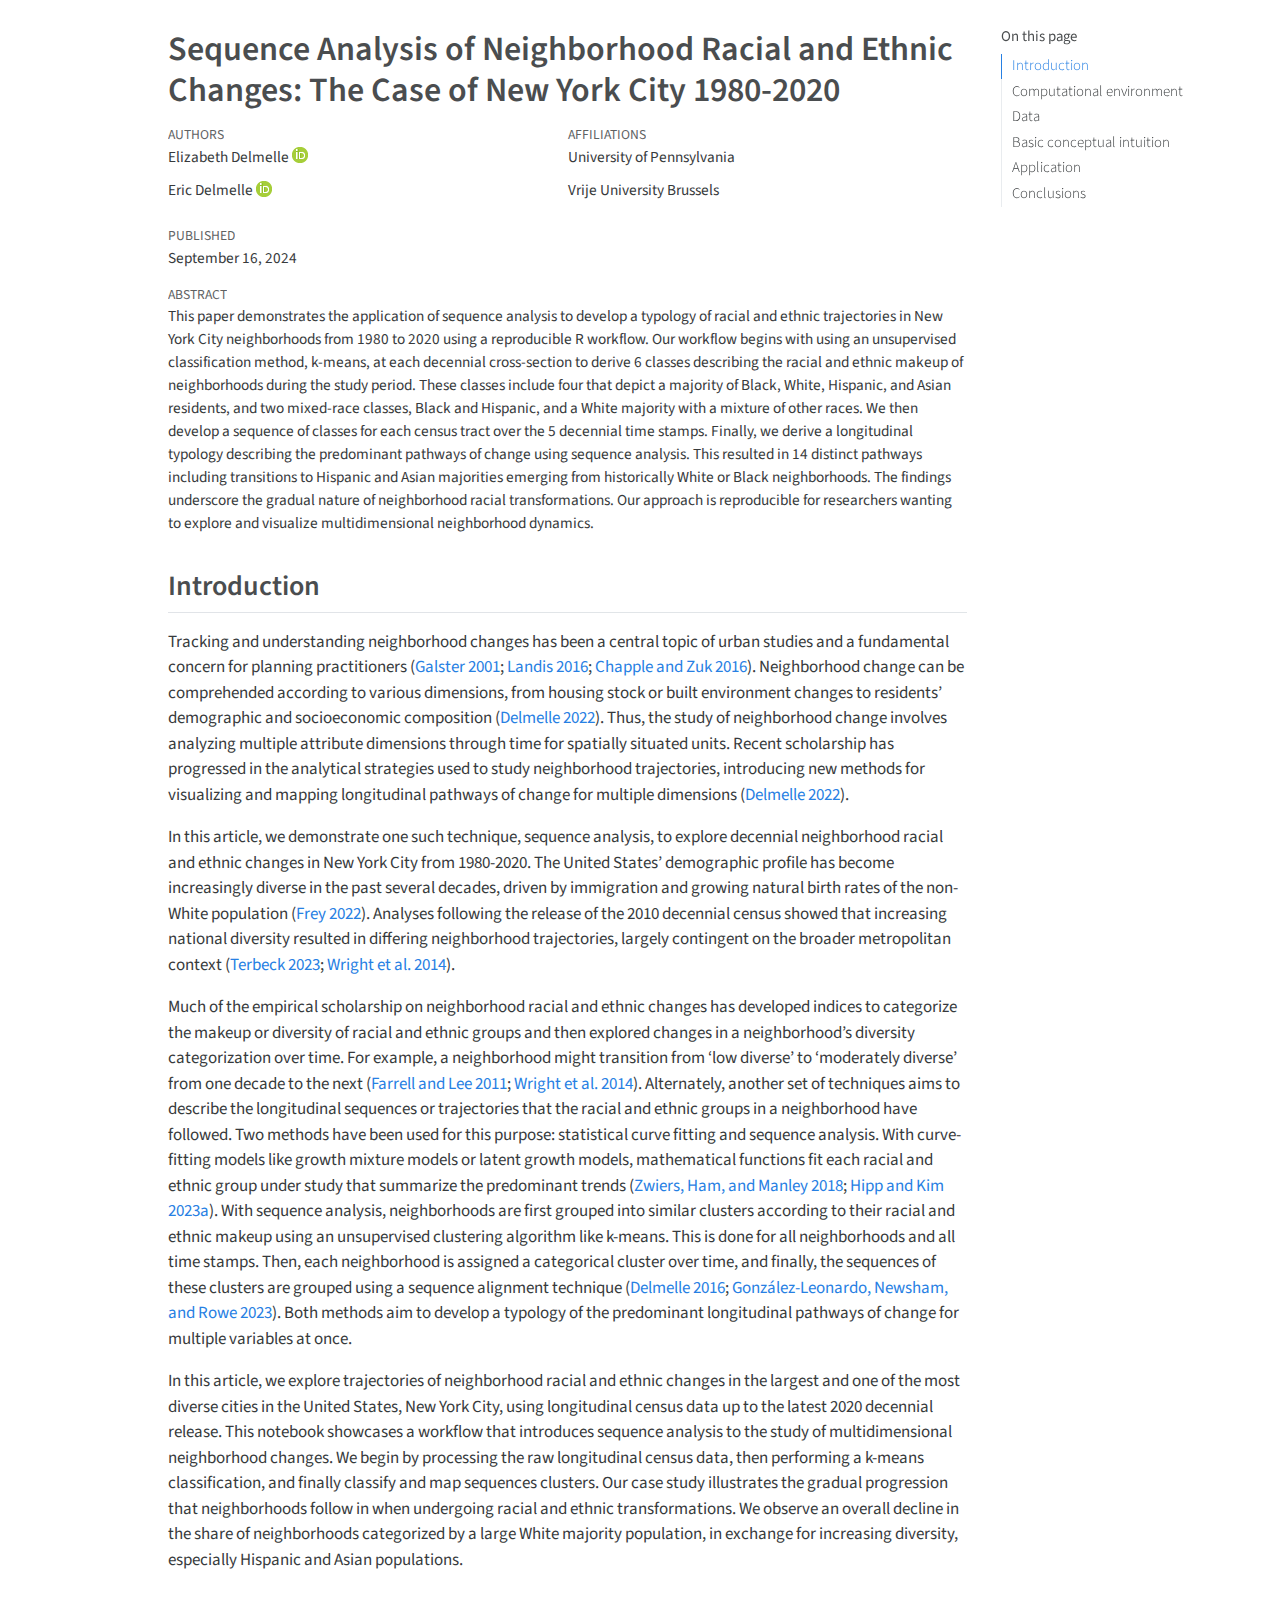
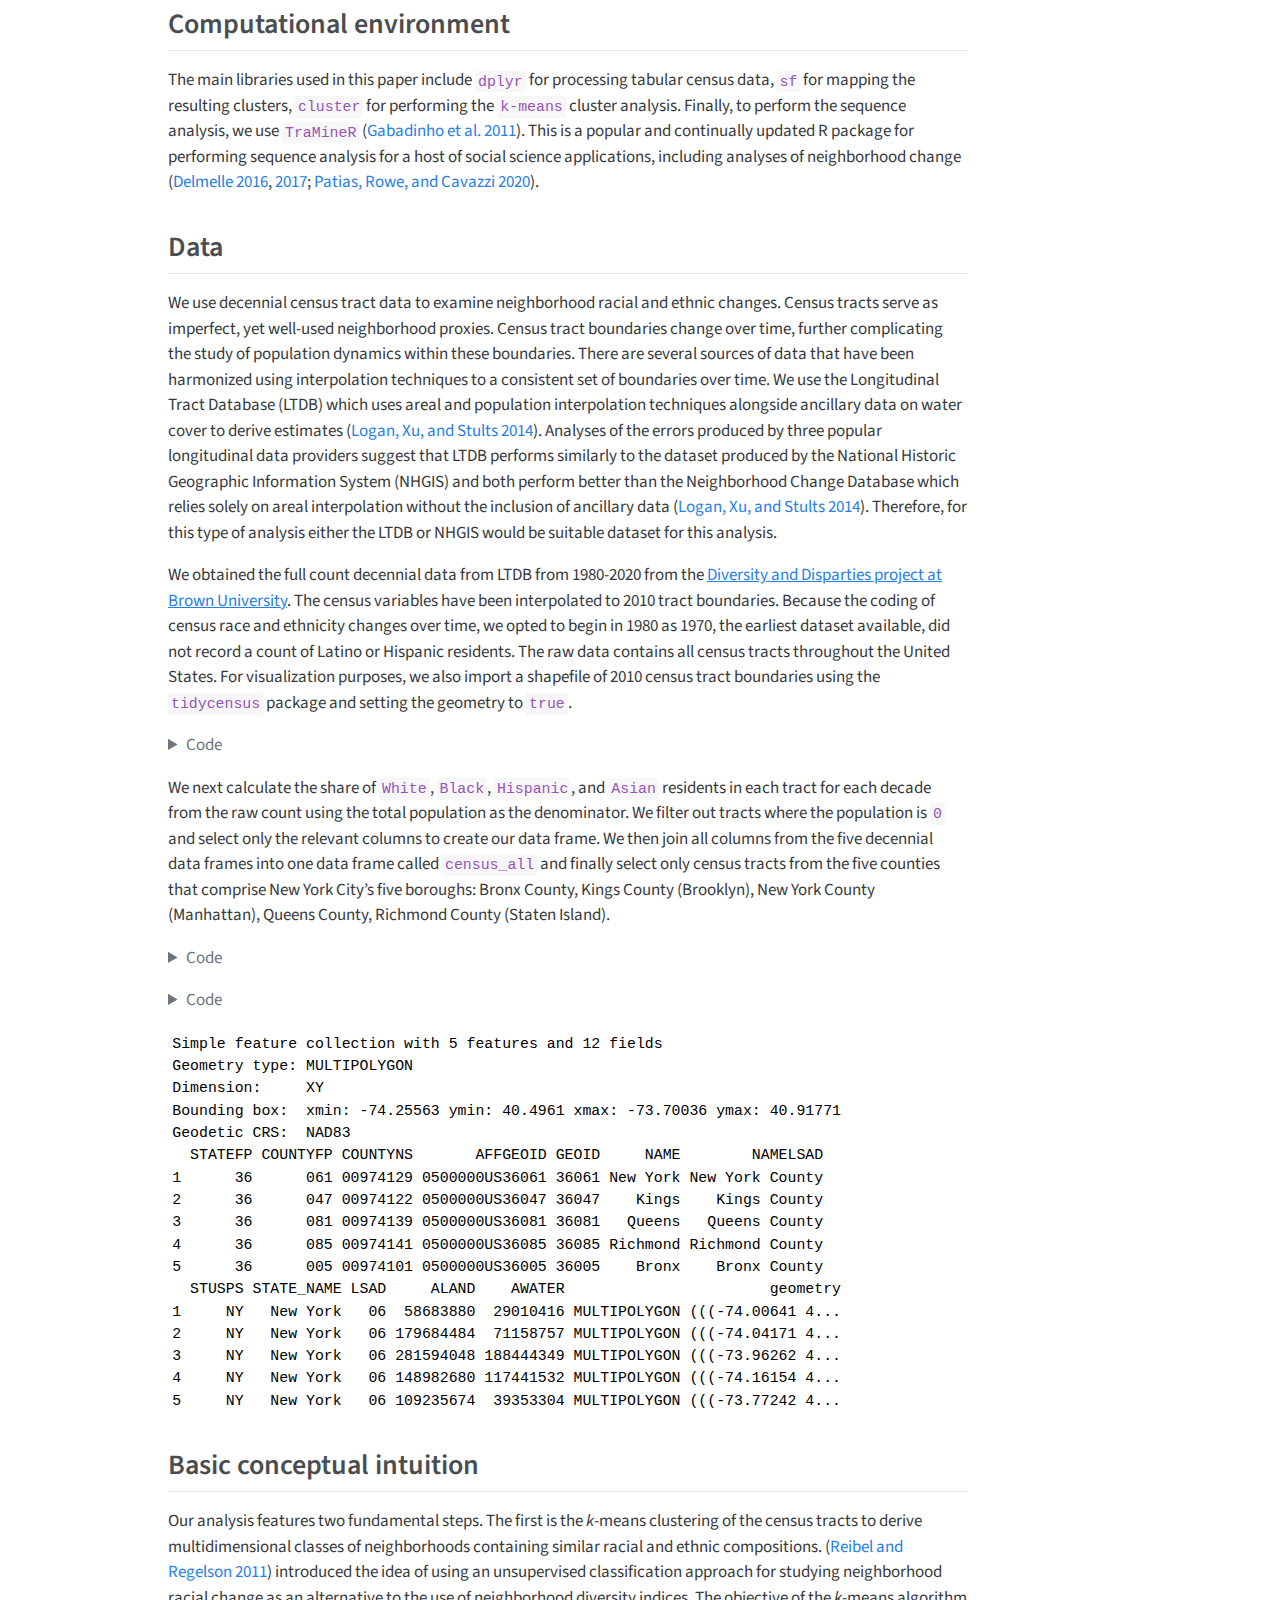
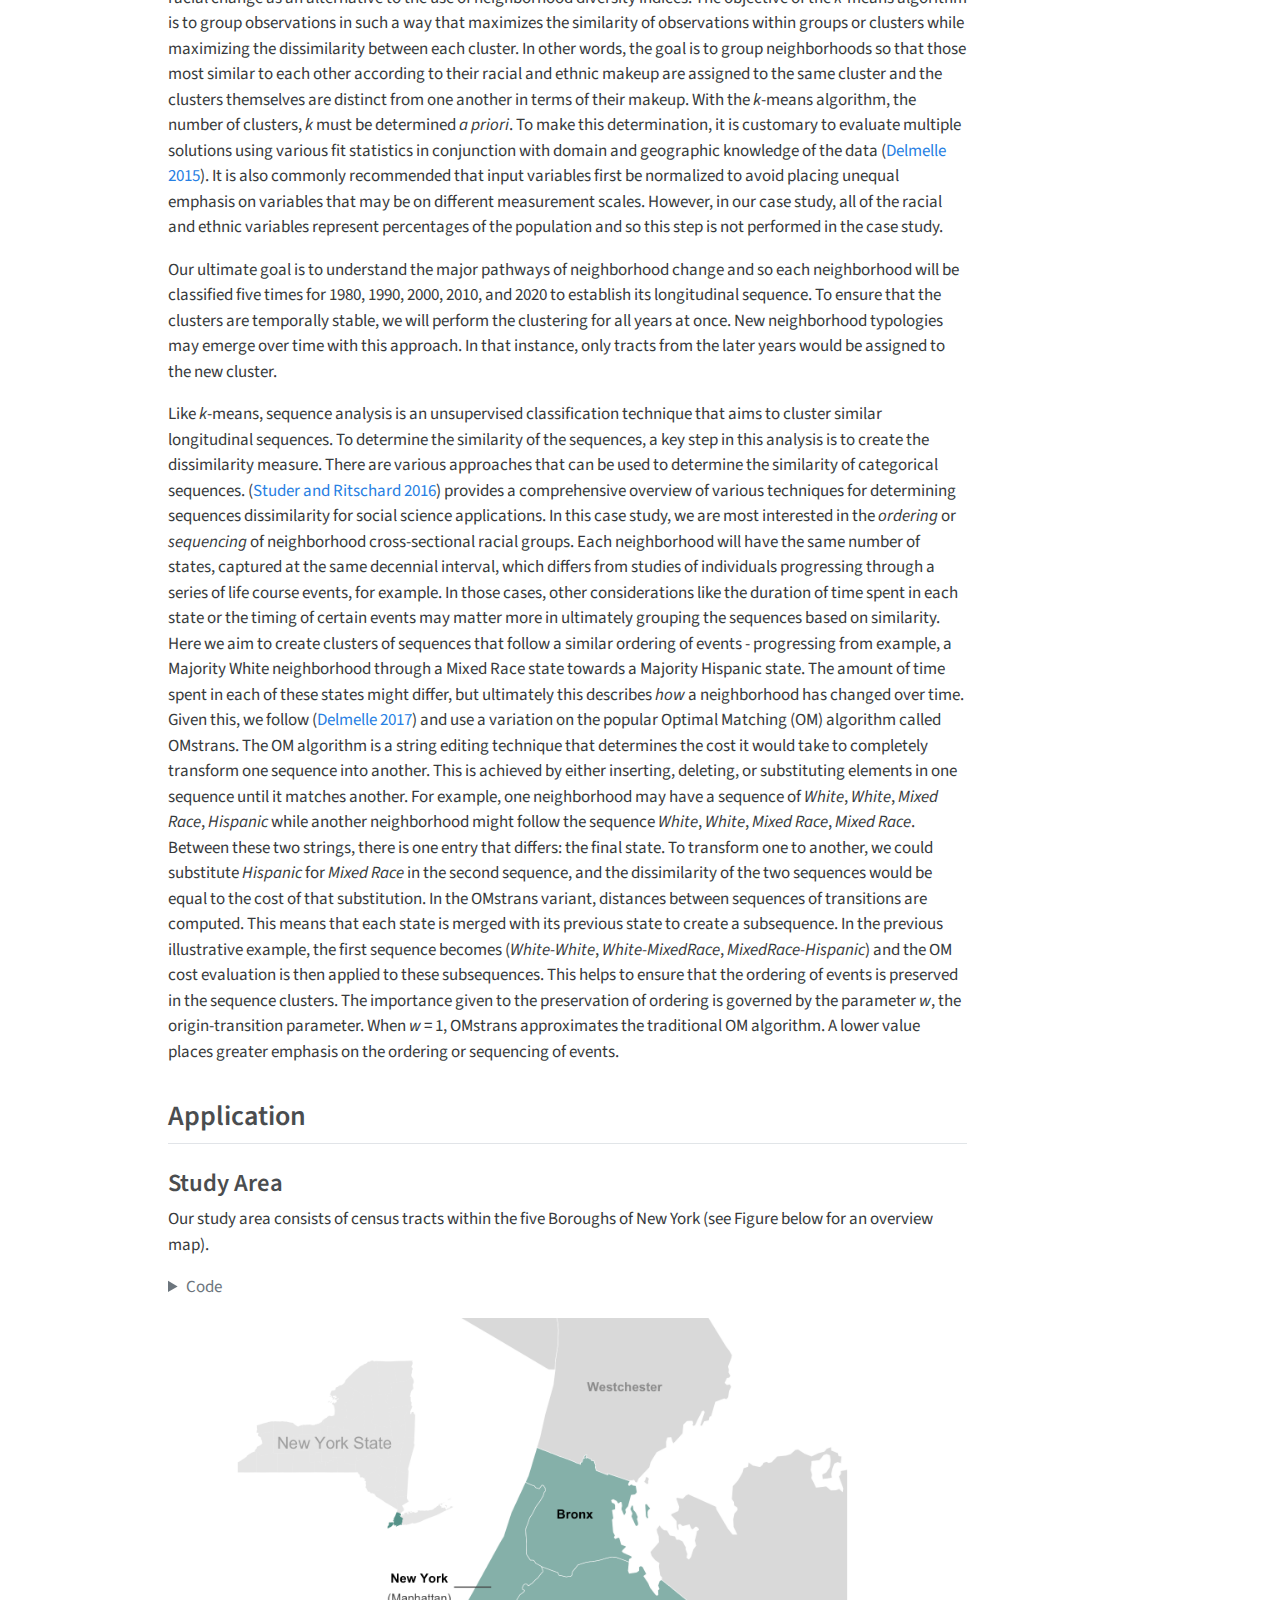
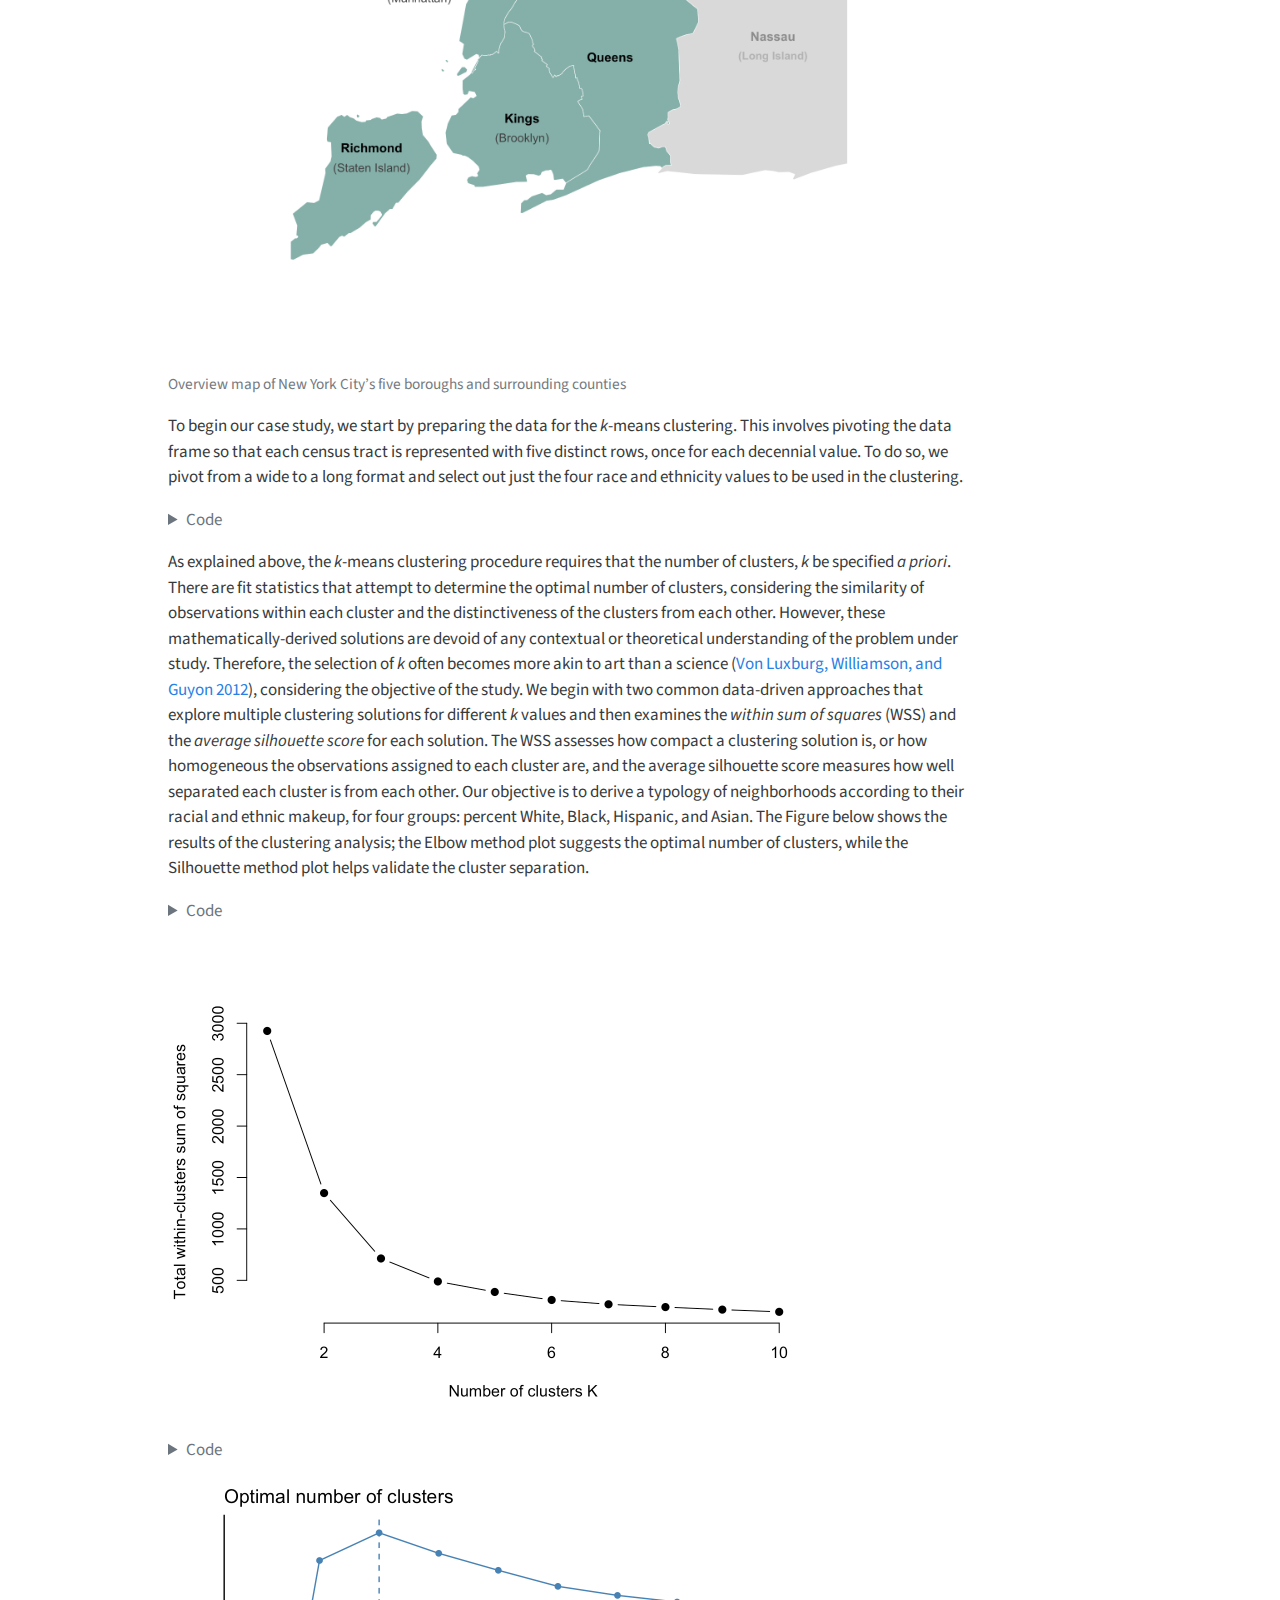
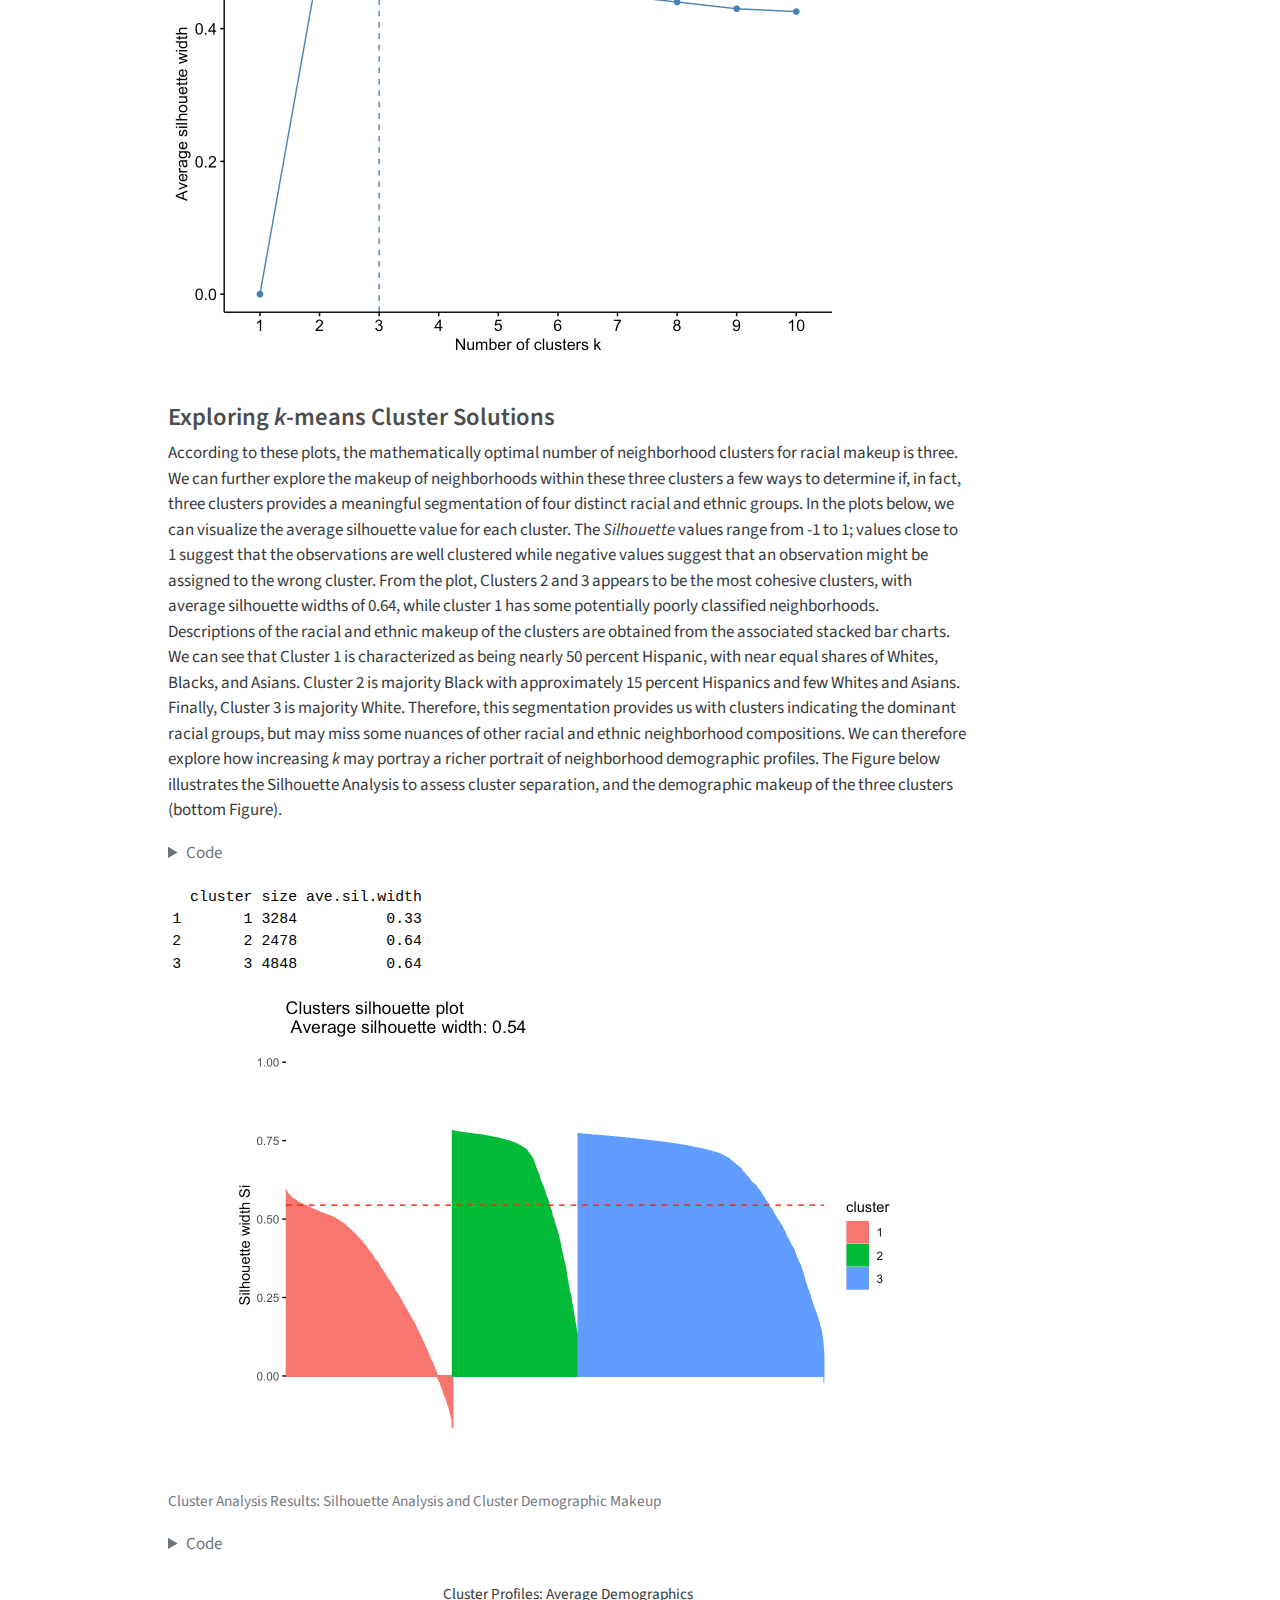
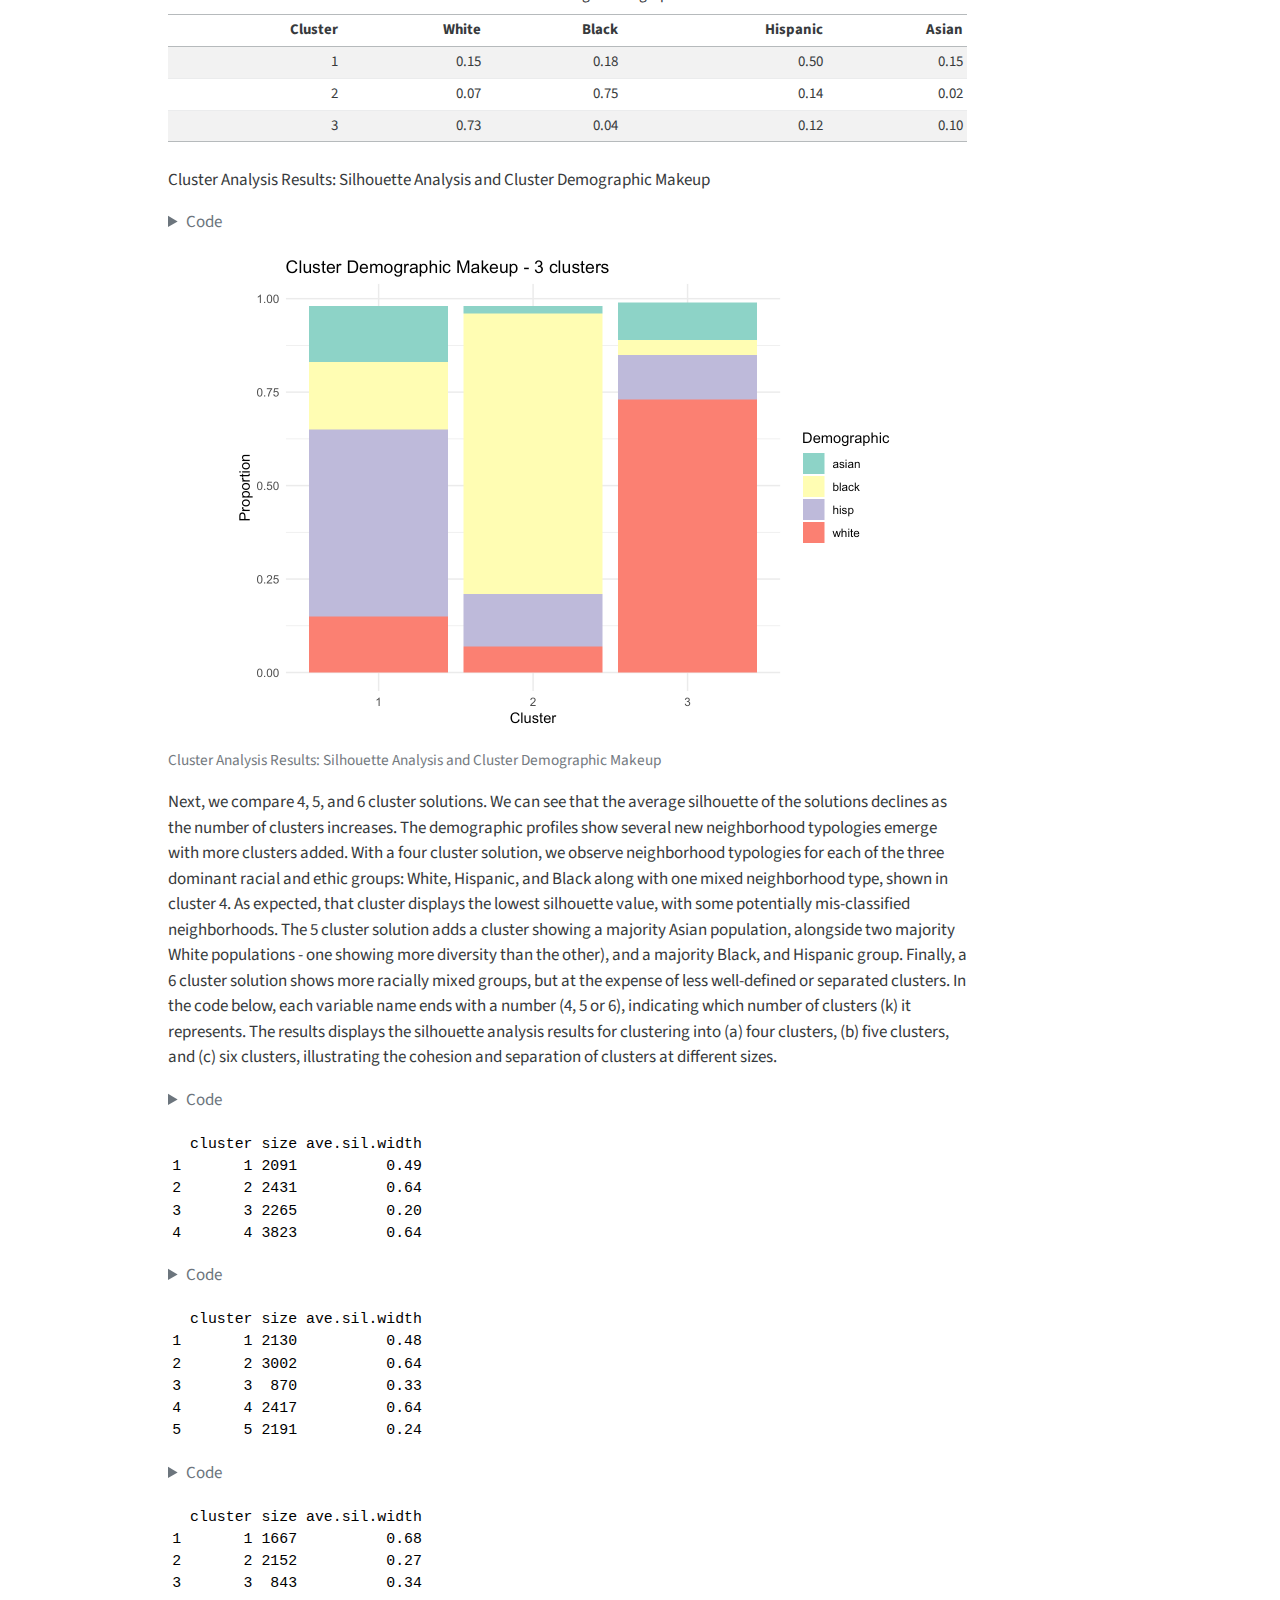
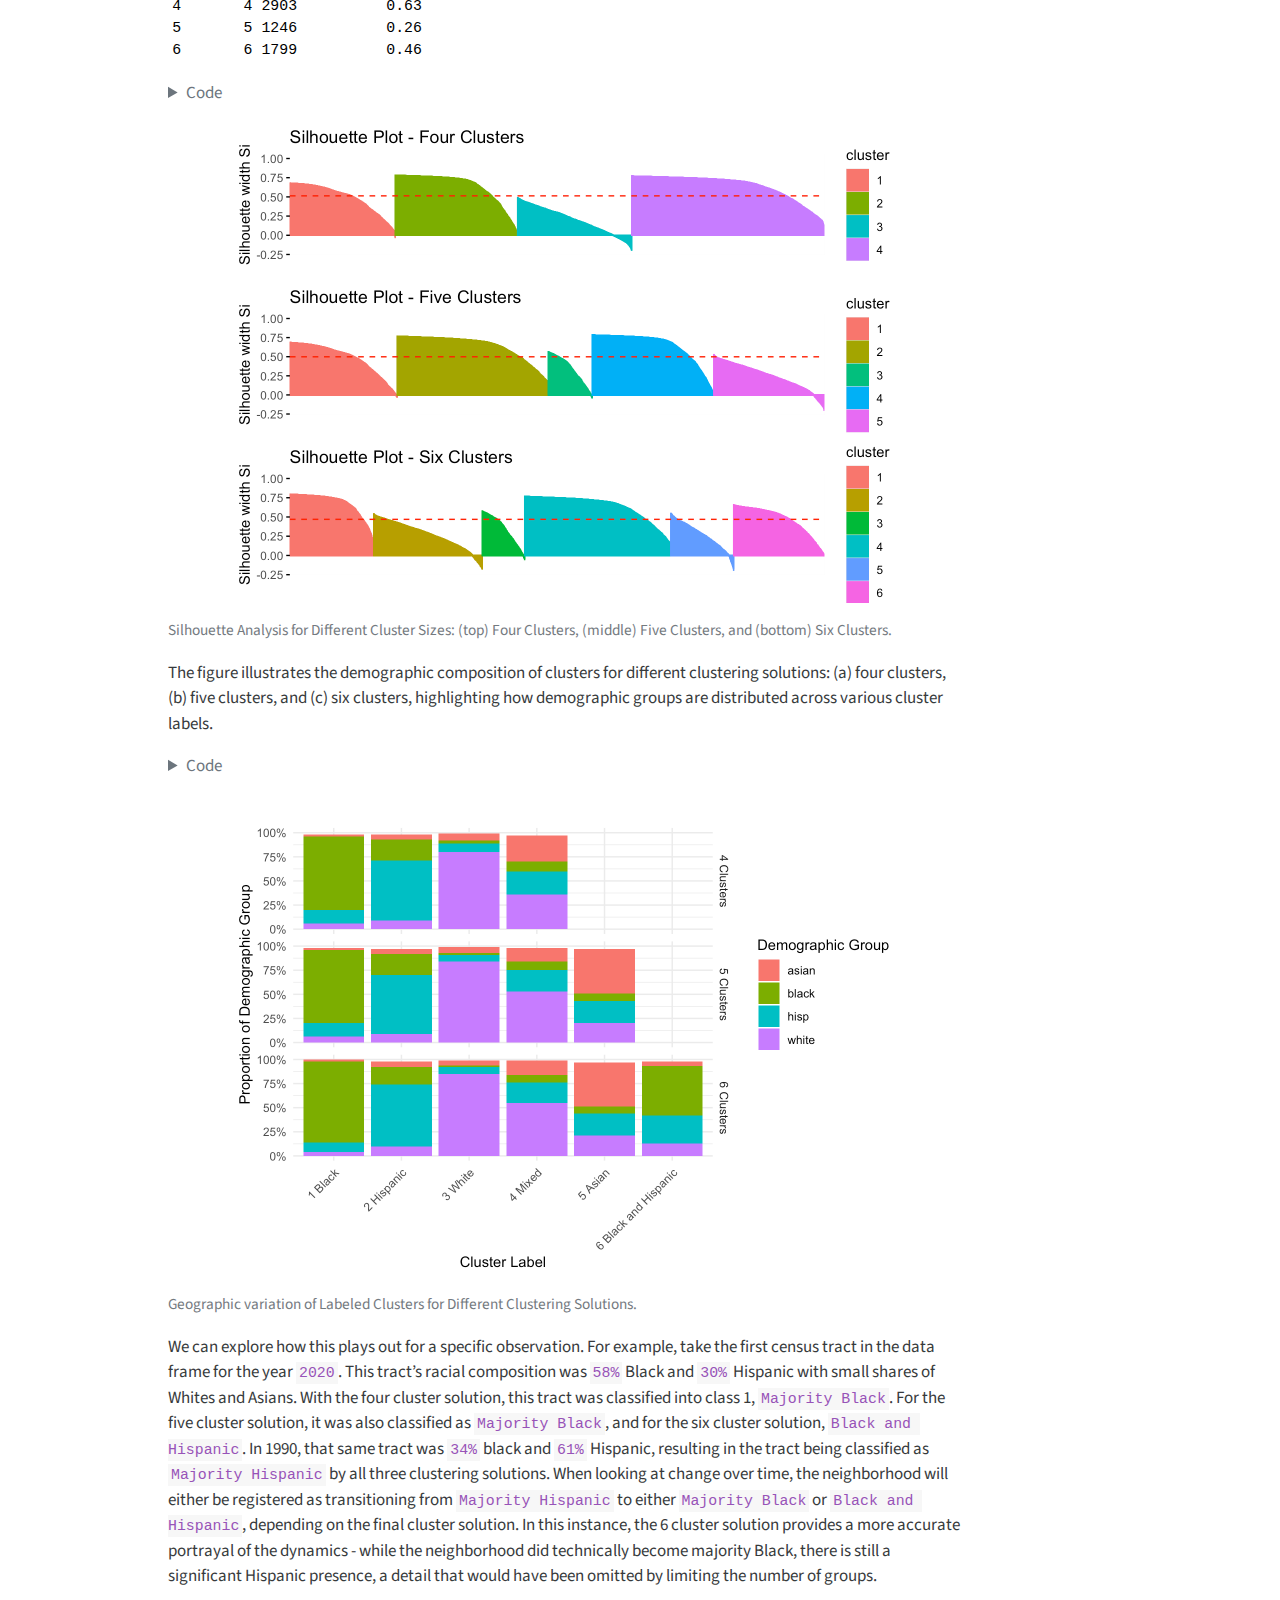
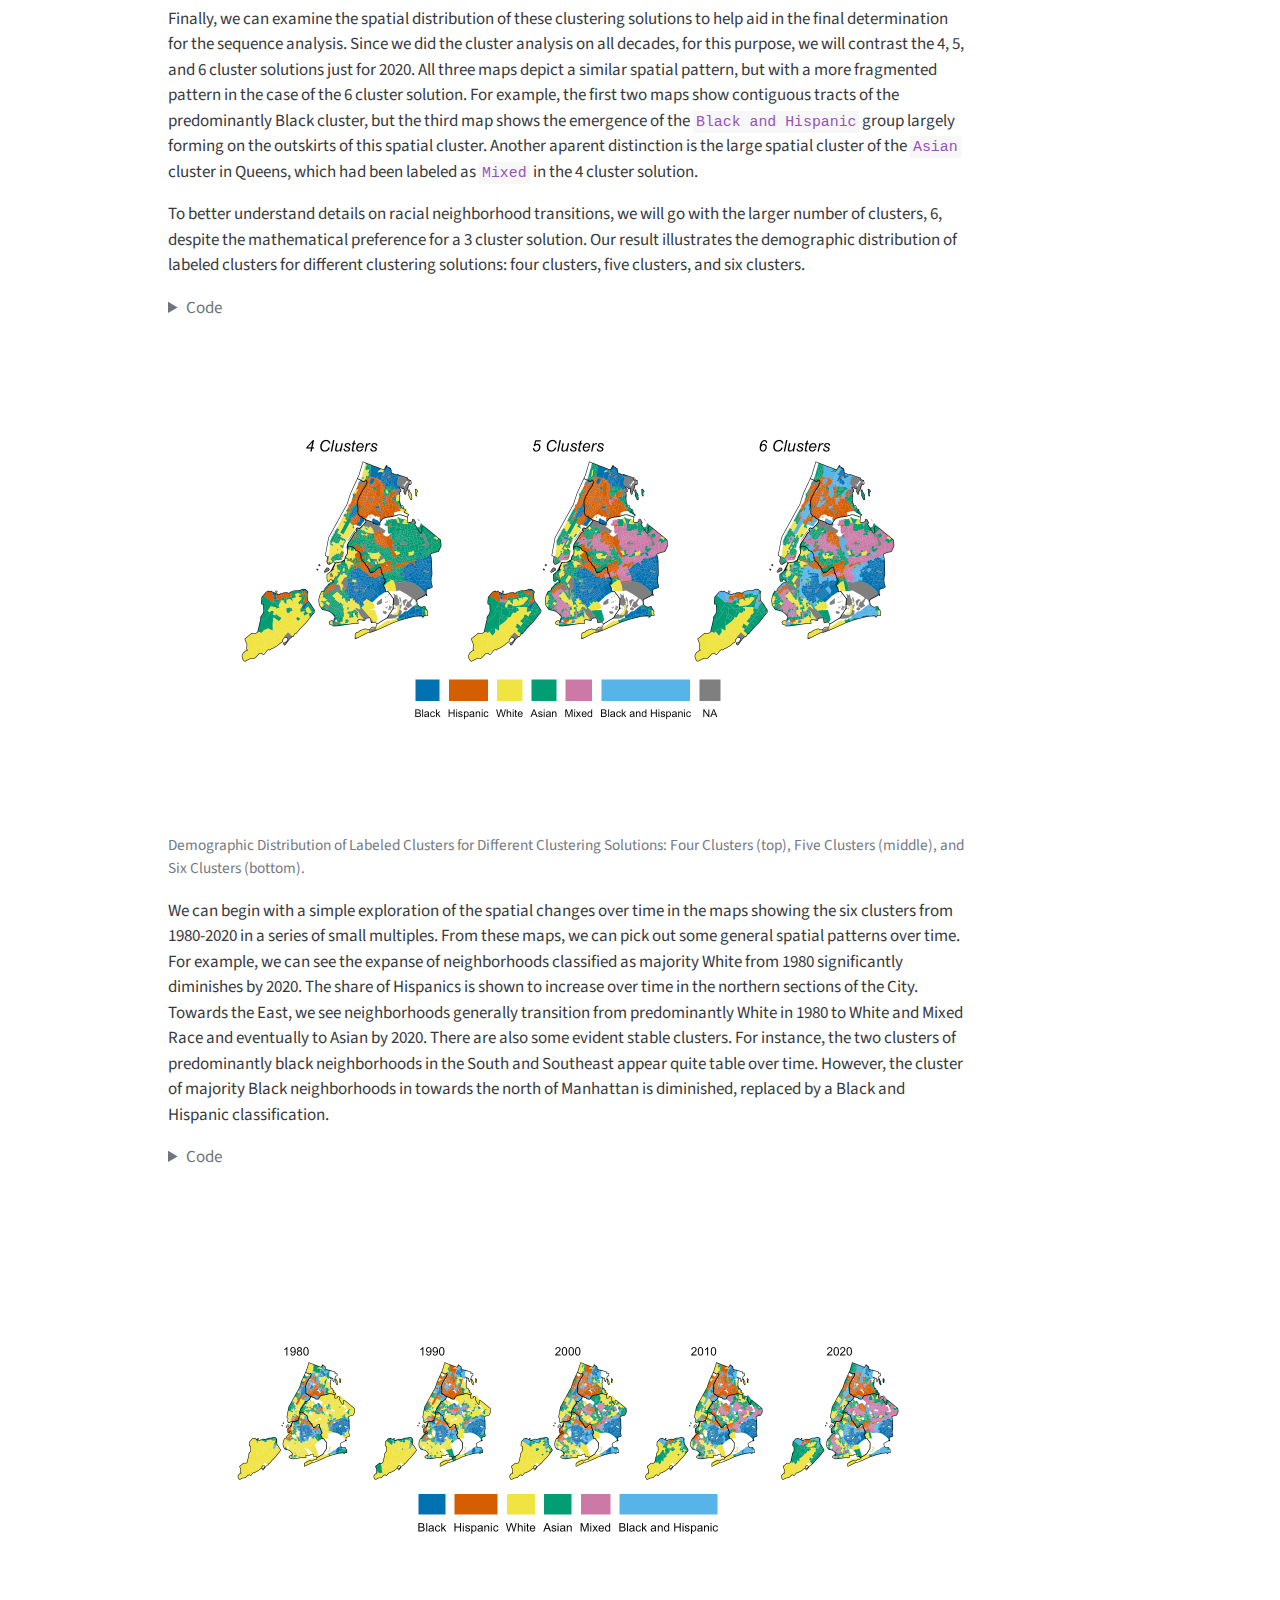
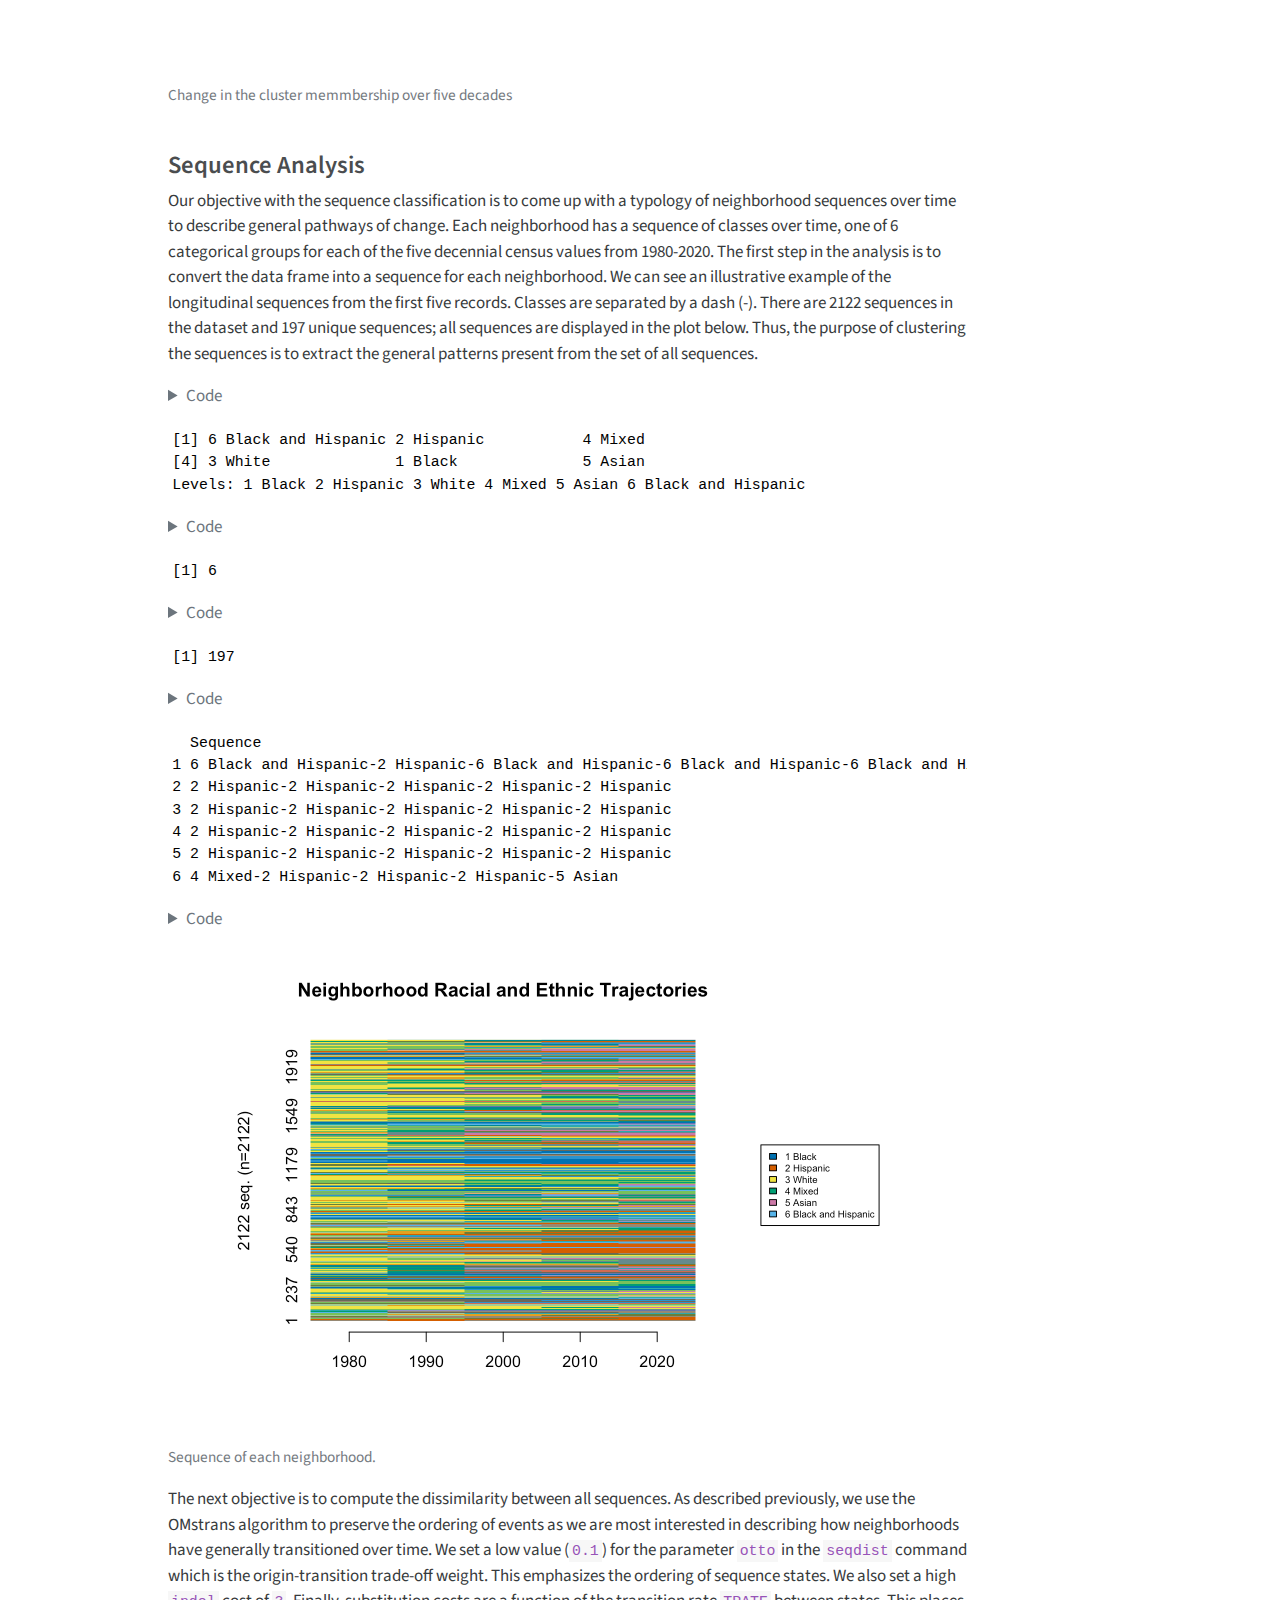
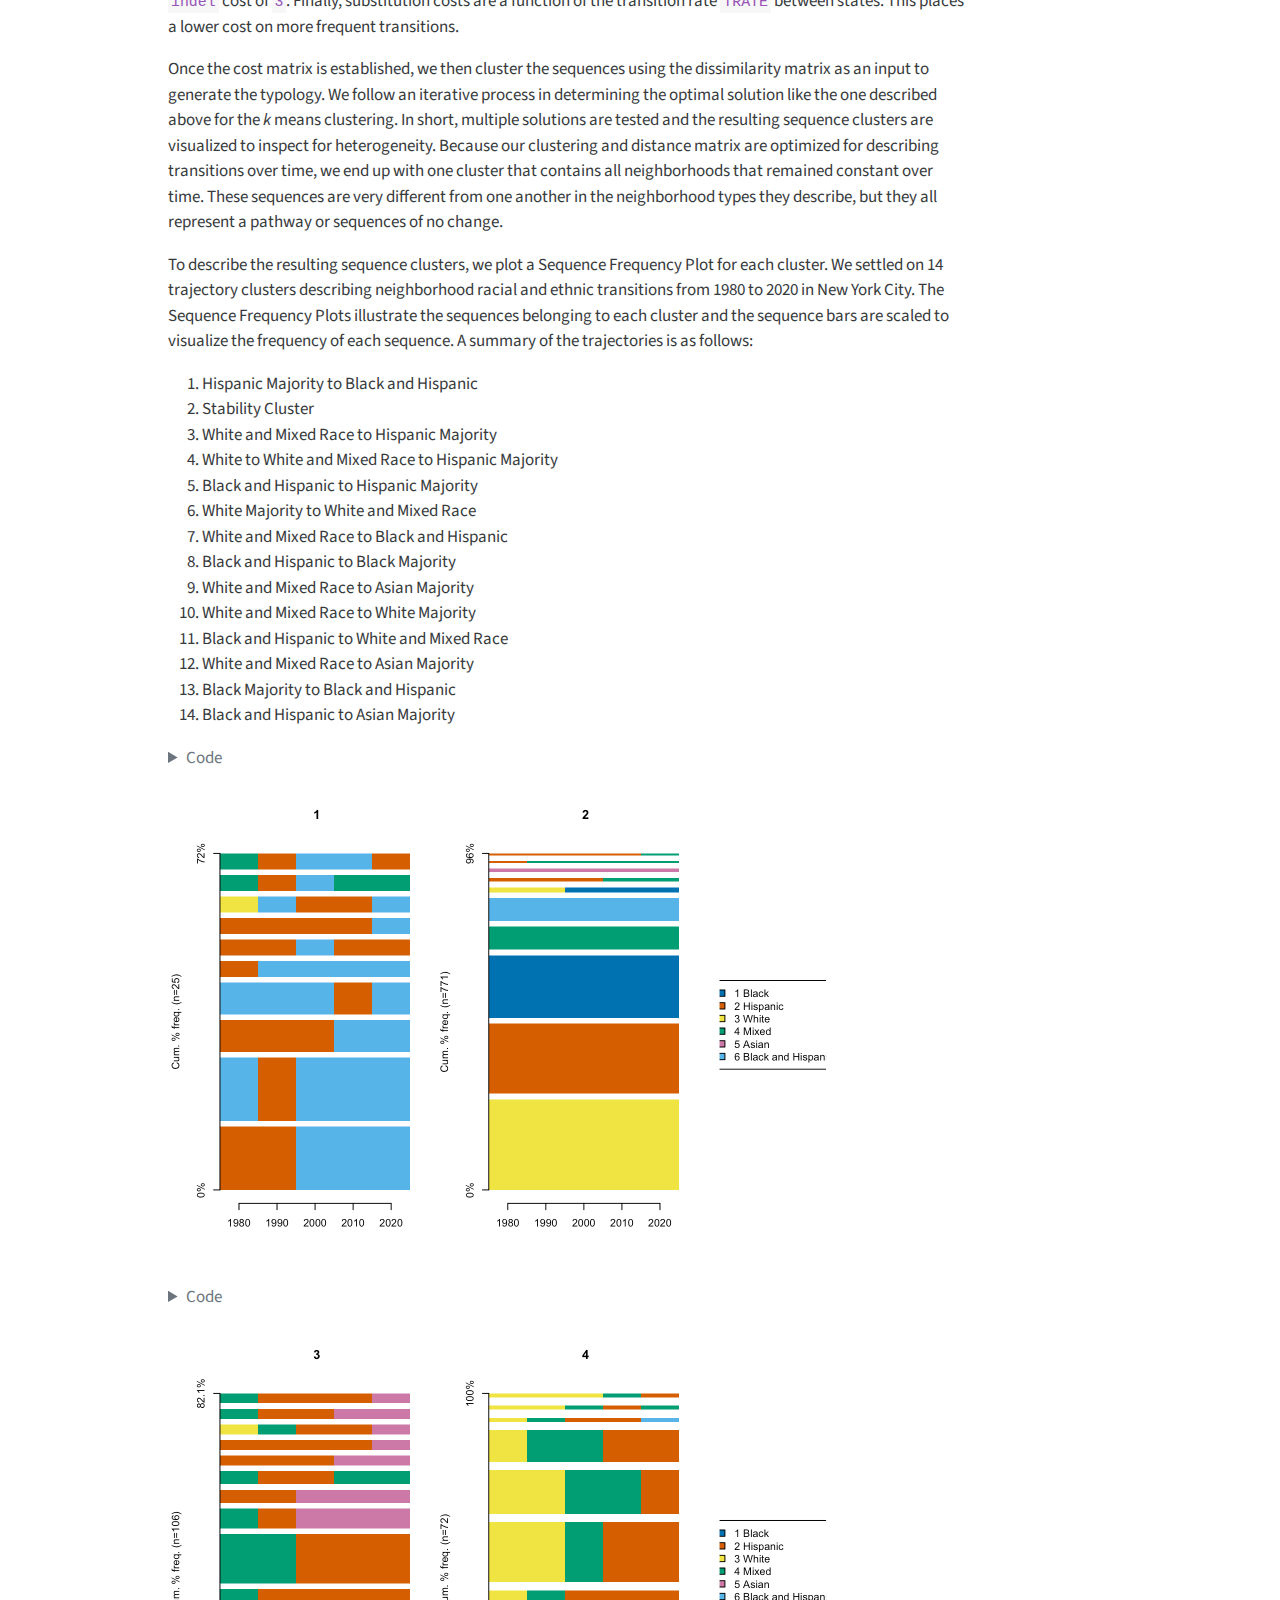
<file: docs/index.html>
<!DOCTYPE html>
<html xmlns="http://www.w3.org/1999/xhtml" lang="en" xml:lang="en"><head>

<meta charset="utf-8">
<meta name="generator" content="quarto-1.3.450">

<meta name="viewport" content="width=device-width, initial-scale=1.0, user-scalable=yes">

<meta name="author" content="Elizabeth Delmelle">
<meta name="author" content="Eric Delmelle">
<meta name="dcterms.date" content="2024-09-16">
<meta name="keywords" content="sequence analysis, neighborhood change, New York City">

<title>Sequence Paper - Sequence Analysis of Neighborhood Racial and Ethnic Changes: The Case of New York City 1980-2020</title>
<style>
code{white-space: pre-wrap;}
span.smallcaps{font-variant: small-caps;}
div.columns{display: flex; gap: min(4vw, 1.5em);}
div.column{flex: auto; overflow-x: auto;}
div.hanging-indent{margin-left: 1.5em; text-indent: -1.5em;}
ul.task-list{list-style: none;}
ul.task-list li input[type="checkbox"] {
  width: 0.8em;
  margin: 0 0.8em 0.2em -1em; /* quarto-specific, see https://github.com/quarto-dev/quarto-cli/issues/4556 */ 
  vertical-align: middle;
}
/* CSS for syntax highlighting */
pre > code.sourceCode { white-space: pre; position: relative; }
pre > code.sourceCode > span { display: inline-block; line-height: 1.25; }
pre > code.sourceCode > span:empty { height: 1.2em; }
.sourceCode { overflow: visible; }
code.sourceCode > span { color: inherit; text-decoration: inherit; }
div.sourceCode { margin: 1em 0; }
pre.sourceCode { margin: 0; }
@media screen {
div.sourceCode { overflow: auto; }
}
@media print {
pre > code.sourceCode { white-space: pre-wrap; }
pre > code.sourceCode > span { text-indent: -5em; padding-left: 5em; }
}
pre.numberSource code
  { counter-reset: source-line 0; }
pre.numberSource code > span
  { position: relative; left: -4em; counter-increment: source-line; }
pre.numberSource code > span > a:first-child::before
  { content: counter(source-line);
    position: relative; left: -1em; text-align: right; vertical-align: baseline;
    border: none; display: inline-block;
    -webkit-touch-callout: none; -webkit-user-select: none;
    -khtml-user-select: none; -moz-user-select: none;
    -ms-user-select: none; user-select: none;
    padding: 0 4px; width: 4em;
  }
pre.numberSource { margin-left: 3em;  padding-left: 4px; }
div.sourceCode
  {   }
@media screen {
pre > code.sourceCode > span > a:first-child::before { text-decoration: underline; }
}
/* CSS for citations */
div.csl-bib-body { }
div.csl-entry {
  clear: both;
}
.hanging-indent div.csl-entry {
  margin-left:2em;
  text-indent:-2em;
}
div.csl-left-margin {
  min-width:2em;
  float:left;
}
div.csl-right-inline {
  margin-left:2em;
  padding-left:1em;
}
div.csl-indent {
  margin-left: 2em;
}</style>


<script src="site_libs/quarto-nav/quarto-nav.js"></script>
<script src="site_libs/clipboard/clipboard.min.js"></script>
<script src="site_libs/quarto-search/autocomplete.umd.js"></script>
<script src="site_libs/quarto-search/fuse.min.js"></script>
<script src="site_libs/quarto-search/quarto-search.js"></script>
<meta name="quarto:offset" content="./">
<script src="site_libs/quarto-html/quarto.js"></script>
<script src="site_libs/quarto-html/popper.min.js"></script>
<script src="site_libs/quarto-html/tippy.umd.min.js"></script>
<script src="site_libs/quarto-html/anchor.min.js"></script>
<link href="site_libs/quarto-html/tippy.css" rel="stylesheet">
<link href="site_libs/quarto-html/quarto-syntax-highlighting.css" rel="stylesheet" id="quarto-text-highlighting-styles">
<script src="site_libs/bootstrap/bootstrap.min.js"></script>
<link href="site_libs/bootstrap/bootstrap-icons.css" rel="stylesheet">
<link href="site_libs/bootstrap/bootstrap.min.css" rel="stylesheet" id="quarto-bootstrap" data-mode="light">
<script id="quarto-search-options" type="application/json">{
  "location": "sidebar",
  "copy-button": false,
  "collapse-after": 3,
  "panel-placement": "start",
  "type": "textbox",
  "limit": 20,
  "language": {
    "search-no-results-text": "No results",
    "search-matching-documents-text": "matching documents",
    "search-copy-link-title": "Copy link to search",
    "search-hide-matches-text": "Hide additional matches",
    "search-more-match-text": "more match in this document",
    "search-more-matches-text": "more matches in this document",
    "search-clear-button-title": "Clear",
    "search-detached-cancel-button-title": "Cancel",
    "search-submit-button-title": "Submit",
    "search-label": "Search"
  }
}</script>


<link rel="stylesheet" href="styles.css">
</head>

<body>

<div id="quarto-search-results"></div>
<!-- content -->
<div id="quarto-content" class="quarto-container page-columns page-rows-contents page-layout-article">
<!-- sidebar -->
<!-- margin-sidebar -->
    <div id="quarto-margin-sidebar" class="sidebar margin-sidebar">
        <nav id="TOC" role="doc-toc" class="toc-active">
    <h2 id="toc-title">On this page</h2>
   
  <ul>
  <li><a href="#sec-intro" id="toc-sec-intro" class="nav-link active" data-scroll-target="#sec-intro">Introduction</a></li>
  <li><a href="#sec-compEnv" id="toc-sec-compEnv" class="nav-link" data-scroll-target="#sec-compEnv">Computational environment</a></li>
  <li><a href="#sec-data" id="toc-sec-data" class="nav-link" data-scroll-target="#sec-data">Data</a></li>
  <li><a href="#sec-intuition" id="toc-sec-intuition" class="nav-link" data-scroll-target="#sec-intuition">Basic conceptual intuition</a></li>
  <li><a href="#sec-application" id="toc-sec-application" class="nav-link" data-scroll-target="#sec-application">Application</a>
  <ul class="collapse">
  <li><a href="#study-area" id="toc-study-area" class="nav-link" data-scroll-target="#study-area">Study Area</a></li>
  <li><a href="#exploring-k-means-cluster-solutions" id="toc-exploring-k-means-cluster-solutions" class="nav-link" data-scroll-target="#exploring-k-means-cluster-solutions">Exploring <em>k</em>-means Cluster Solutions</a></li>
  <li><a href="#sequence-analysis" id="toc-sequence-analysis" class="nav-link" data-scroll-target="#sequence-analysis">Sequence Analysis</a></li>
  </ul></li>
  <li><a href="#sec-conclusion" id="toc-sec-conclusion" class="nav-link" data-scroll-target="#sec-conclusion">Conclusions</a></li>
  </ul>
</nav>
    </div>
<!-- main -->
<main class="content" id="quarto-document-content">

<header id="title-block-header" class="quarto-title-block default">
<div class="quarto-title">
<h1 class="title">Sequence Analysis of Neighborhood Racial and Ethnic Changes: The Case of New York City 1980-2020</h1>
</div>


<div class="quarto-title-meta-author">
  <div class="quarto-title-meta-heading">Authors</div>
  <div class="quarto-title-meta-heading">Affiliations</div>
  
    <div class="quarto-title-meta-contents">
    <p class="author">Elizabeth Delmelle <a href="https://orcid.org/0000-0003-3735-8359" class="quarto-title-author-orcid"> <img src="[data-uri]"></a></p>
  </div>
    <div class="quarto-title-meta-contents">
        <p class="affiliation">
            University of Pennsylvania
          </p>
      </div>
      <div class="quarto-title-meta-contents">
    <p class="author">Eric Delmelle <a href="https://orcid.org/0000-0002-5117-2238" class="quarto-title-author-orcid"> <img src="[data-uri]"></a></p>
  </div>
    <div class="quarto-title-meta-contents">
        <p class="affiliation">
            Vrije University Brussels
          </p>
      </div>
    </div>

<div class="quarto-title-meta">

      
    <div>
    <div class="quarto-title-meta-heading">Published</div>
    <div class="quarto-title-meta-contents">
      <p class="date">September 16, 2024</p>
    </div>
  </div>
  
    
  </div>
  
<div>
  <div class="abstract">
    <div class="abstract-title">Abstract</div>
    <p>This paper demonstrates the application of sequence analysis to develop a typology of racial and ethnic trajectories in New York City neighborhoods from 1980 to 2020 using a reproducible R workflow. Our workflow begins with using an unsupervised classification method, k-means, at each decennial cross-section to derive 6 classes describing the racial and ethnic makeup of neighborhoods during the study period. These classes include four that depict a majority of Black, White, Hispanic, and Asian residents, and two mixed-race classes, Black and Hispanic, and a White majority with a mixture of other races. We then develop a sequence of classes for each census tract over the 5 decennial time stamps. Finally, we derive a longitudinal typology describing the predominant pathways of change using sequence analysis. This resulted in 14 distinct pathways including transitions to Hispanic and Asian majorities emerging from historically White or Black neighborhoods. The findings underscore the gradual nature of neighborhood racial transformations. Our approach is reproducible for researchers wanting to explore and visualize multidimensional neighborhood dynamics.</p>
  </div>
</div>

</header>

<section id="sec-intro" class="level2">
<h2 class="anchored" data-anchor-id="sec-intro">Introduction</h2>
<p>Tracking and understanding neighborhood changes has been a central topic of urban studies and a fundamental concern for planning practitioners <span class="citation" data-cites="Galster2001 Landis2016 ChappleZuk2016">(<a href="#ref-Galster2001" role="doc-biblioref">Galster 2001</a>; <a href="#ref-Landis2016" role="doc-biblioref">Landis 2016</a>; <a href="#ref-ChappleZuk2016" role="doc-biblioref">Chapple and Zuk 2016</a>)</span>. Neighborhood change can be comprehended according to various dimensions, from housing stock or built environment changes to residents’ demographic and socioeconomic composition <span class="citation" data-cites="Delmelle2022">(<a href="#ref-Delmelle2022" role="doc-biblioref">Delmelle 2022</a>)</span>. Thus, the study of neighborhood change involves analyzing multiple attribute dimensions through time for spatially situated units. Recent scholarship has progressed in the analytical strategies used to study neighborhood trajectories, introducing new methods for visualizing and mapping longitudinal pathways of change for multiple dimensions <span class="citation" data-cites="Delmelle2022">(<a href="#ref-Delmelle2022" role="doc-biblioref">Delmelle 2022</a>)</span>.</p>
<p>In this article, we demonstrate one such technique, sequence analysis, to explore decennial neighborhood racial and ethnic changes in New York City from 1980-2020. The United States’ demographic profile has become increasingly diverse in the past several decades, driven by immigration and growing natural birth rates of the non-White population <span class="citation" data-cites="frey2022new">(<a href="#ref-frey2022new" role="doc-biblioref">Frey 2022</a>)</span>. Analyses following the release of the 2010 decennial census showed that increasing national diversity resulted in differing neighborhood trajectories, largely contingent on the broader metropolitan context <span class="citation" data-cites="Terbeck2023 Wright2014">(<a href="#ref-Terbeck2023" role="doc-biblioref">Terbeck 2023</a>; <a href="#ref-Wright2014" role="doc-biblioref">Wright et al. 2014</a>)</span>.</p>
<p>Much of the empirical scholarship on neighborhood racial and ethnic changes has developed indices to categorize the makeup or diversity of racial and ethnic groups and then explored changes in a neighborhood’s diversity categorization over time. For example, a neighborhood might transition from ‘low diverse’ to ‘moderately diverse’ from one decade to the next <span class="citation" data-cites="farrell2011racial Wright2014">(<a href="#ref-farrell2011racial" role="doc-biblioref">Farrell and Lee 2011</a>; <a href="#ref-Wright2014" role="doc-biblioref">Wright et al. 2014</a>)</span>. Alternately, another set of techniques aims to describe the longitudinal sequences or trajectories that the racial and ethnic groups in a neighborhood have followed. Two methods have been used for this purpose: statistical curve fitting and sequence analysis. With curve-fitting models like growth mixture models or latent growth models, mathematical functions fit each racial and ethnic group under study that summarize the predominant trends <span class="citation" data-cites="Zwiers2018 HippKim2023">(<a href="#ref-Zwiers2018" role="doc-biblioref">Zwiers, Ham, and Manley 2018</a>; <a href="#ref-HippKim2023" role="doc-biblioref">Hipp and Kim 2023a</a>)</span>. With sequence analysis, neighborhoods are first grouped into similar clusters according to their racial and ethnic makeup using an unsupervised clustering algorithm like k-means. This is done for all neighborhoods and all time stamps. Then, each neighborhood is assigned a categorical cluster over time, and finally, the sequences of these clusters are grouped using a sequence alignment technique <span class="citation" data-cites="Delmelle2016 GonzalezLeonardo2023">(<a href="#ref-Delmelle2016" role="doc-biblioref">Delmelle 2016</a>; <a href="#ref-GonzalezLeonardo2023" role="doc-biblioref">González‐Leonardo, Newsham, and Rowe 2023</a>)</span>. Both methods aim to develop a typology of the predominant longitudinal pathways of change for multiple variables at once.</p>
<p>In this article, we explore trajectories of neighborhood racial and ethnic changes in the largest and one of the most diverse cities in the United States, New York City, using longitudinal census data up to the latest 2020 decennial release. This notebook showcases a workflow that introduces sequence analysis to the study of multidimensional neighborhood changes. We begin by processing the raw longitudinal census data, then performing a k-means classification, and finally classify and map sequences clusters. Our case study illustrates the gradual progression that neighborhoods follow in when undergoing racial and ethnic transformations. We observe an overall decline in the share of neighborhoods categorized by a large White majority population, in exchange for increasing diversity, especially Hispanic and Asian populations.</p>
</section>
<section id="sec-compEnv" class="level2">
<h2 class="anchored" data-anchor-id="sec-compEnv">Computational environment</h2>
<p>The main libraries used in this paper include <code>dplyr</code> for processing tabular census data, <code>sf</code> for mapping the resulting clusters, <code>cluster</code> for performing the <code>k-means</code> cluster analysis. Finally, to perform the sequence analysis, we use <code>TraMineR</code> <span class="citation" data-cites="gabadinho2011analyzing">(<a href="#ref-gabadinho2011analyzing" role="doc-biblioref">Gabadinho et al. 2011</a>)</span>. This is a popular and continually updated R package for performing sequence analysis for a host of social science applications, including analyses of neighborhood change <span class="citation" data-cites="Delmelle2016 delmelle2017differentiating patias2020scalable">(<a href="#ref-Delmelle2016" role="doc-biblioref">Delmelle 2016</a>, <a href="#ref-delmelle2017differentiating" role="doc-biblioref">2017</a>; <a href="#ref-patias2020scalable" role="doc-biblioref">Patias, Rowe, and Cavazzi 2020</a>)</span>.</p>
</section>
<section id="sec-data" class="level2">
<h2 class="anchored" data-anchor-id="sec-data">Data</h2>
<p>We use decennial census tract data to examine neighborhood racial and ethnic changes. Census tracts serve as imperfect, yet well-used neighborhood proxies. Census tract boundaries change over time, further complicating the study of population dynamics within these boundaries. There are several sources of data that have been harmonized using interpolation techniques to a consistent set of boundaries over time. We use the Longitudinal Tract Database (LTDB) which uses areal and population interpolation techniques alongside ancillary data on water cover to derive estimates <span class="citation" data-cites="logan2014interpolating">(<a href="#ref-logan2014interpolating" role="doc-biblioref">Logan, Xu, and Stults 2014</a>)</span>. Analyses of the errors produced by three popular longitudinal data providers suggest that LTDB performs similarly to the dataset produced by the National Historic Geographic Information System (NHGIS) and both perform better than the Neighborhood Change Database which relies solely on areal interpolation without the inclusion of ancillary data <span class="citation" data-cites="logan2014interpolating">(<a href="#ref-logan2014interpolating" role="doc-biblioref">Logan, Xu, and Stults 2014</a>)</span>. Therefore, for this type of analysis either the LTDB or NHGIS would be suitable dataset for this analysis.</p>
<p>We obtained the full count decennial data from LTDB from 1980-2020 from the <a href="https://s4.ad.brown.edu/projects/diversity/Researcher/LTBDDload/DataList.aspx">Diversity and Disparties project at Brown University</a>. The census variables have been interpolated to 2010 tract boundaries. Because the coding of census race and ethnicity changes over time, we opted to begin in 1980 as 1970, the earliest dataset available, did not record a count of Latino or Hispanic residents. The raw data contains all census tracts throughout the United States. For visualization purposes, we also import a shapefile of 2010 census tract boundaries using the <code>tidycensus</code> package and setting the geometry to <code>true</code>.</p>
<div class="cell">
<details>
<summary>Code</summary>
<div class="sourceCode cell-code" id="cb1"><pre class="sourceCode r code-with-copy"><code class="sourceCode r"><span id="cb1-1"><a href="#cb1-1" aria-hidden="true" tabindex="-1"></a><span class="fu">setwd</span>(<span class="fu">here</span>())  <span class="co">#current working directory</span></span>
<span id="cb1-2"><a href="#cb1-2" aria-hidden="true" tabindex="-1"></a></span>
<span id="cb1-3"><a href="#cb1-3" aria-hidden="true" tabindex="-1"></a><span class="co">#csv tables for longitudinal data</span></span>
<span id="cb1-4"><a href="#cb1-4" aria-hidden="true" tabindex="-1"></a>census20<span class="ot">&lt;-</span> <span class="fu">read.csv</span>(<span class="st">"data/ltdb_std_2020_fullcount.csv"</span>)</span>
<span id="cb1-5"><a href="#cb1-5" aria-hidden="true" tabindex="-1"></a>census10<span class="ot">&lt;-</span> <span class="fu">read.csv</span>(<span class="st">"data/LTDB_Std_2010_fullcount.csv"</span>)</span>
<span id="cb1-6"><a href="#cb1-6" aria-hidden="true" tabindex="-1"></a>census00<span class="ot">&lt;-</span> <span class="fu">read.csv</span>(<span class="st">"data/LTDB_Std_2000_fullcount.csv"</span>)</span>
<span id="cb1-7"><a href="#cb1-7" aria-hidden="true" tabindex="-1"></a>census90<span class="ot">&lt;-</span> <span class="fu">read.csv</span>(<span class="st">"data/LTDB_Std_1990_fullcount.csv"</span>)</span>
<span id="cb1-8"><a href="#cb1-8" aria-hidden="true" tabindex="-1"></a>census80<span class="ot">&lt;-</span> <span class="fu">read.csv</span>(<span class="st">"data/LTDB_Std_1980_fullcount.csv"</span>)</span>
<span id="cb1-9"><a href="#cb1-9" aria-hidden="true" tabindex="-1"></a></span>
<span id="cb1-10"><a href="#cb1-10" aria-hidden="true" tabindex="-1"></a><span class="co">#geometry data</span></span>
<span id="cb1-11"><a href="#cb1-11" aria-hidden="true" tabindex="-1"></a><span class="co">#filter for NYC counties (5 boroughs)</span></span>
<span id="cb1-12"><a href="#cb1-12" aria-hidden="true" tabindex="-1"></a>nyc_counties <span class="ot">&lt;-</span> <span class="fu">c</span>(<span class="st">"Kings"</span>, <span class="st">"Queens"</span>, <span class="st">"New York"</span>, <span class="st">"Richmond"</span>, <span class="st">"Bronx"</span>)</span>
<span id="cb1-13"><a href="#cb1-13" aria-hidden="true" tabindex="-1"></a>tract <span class="ot">&lt;-</span> <span class="fu">get_decennial</span>(<span class="at">geography =</span> <span class="st">"tract"</span>,</span>
<span id="cb1-14"><a href="#cb1-14" aria-hidden="true" tabindex="-1"></a>                       <span class="at">variables =</span> <span class="st">"P001001"</span>,</span>
<span id="cb1-15"><a href="#cb1-15" aria-hidden="true" tabindex="-1"></a>                       <span class="at">year =</span> <span class="dv">2010</span>,</span>
<span id="cb1-16"><a href="#cb1-16" aria-hidden="true" tabindex="-1"></a>                       <span class="at">state =</span> <span class="st">"NY"</span>,</span>
<span id="cb1-17"><a href="#cb1-17" aria-hidden="true" tabindex="-1"></a>                       <span class="at">county =</span> nyc_counties,</span>
<span id="cb1-18"><a href="#cb1-18" aria-hidden="true" tabindex="-1"></a>                       <span class="at">geometry =</span> <span class="cn">TRUE</span>,</span>
<span id="cb1-19"><a href="#cb1-19" aria-hidden="true" tabindex="-1"></a>                       <span class="at">progress =</span> <span class="cn">FALSE</span>)</span></code><button title="Copy to Clipboard" class="code-copy-button"><i class="bi"></i></button></pre></div>
</details>
</div>
<p>We next calculate the share of <code>White</code>, <code>Black</code>, <code>Hispanic</code>, and <code>Asian</code> residents in each tract for each decade from the raw count using the total population as the denominator. We filter out tracts where the population is <code>0</code> and select only the relevant columns to create our data frame. We then join all columns from the five decennial data frames into one data frame called <code>census_all</code> and finally select only census tracts from the five counties that comprise New York City’s five boroughs: Bronx County, Kings County (Brooklyn), New York County (Manhattan), Queens County, Richmond County (Staten Island).</p>
<div class="cell">
<details>
<summary>Code</summary>
<div class="sourceCode cell-code" id="cb2"><pre class="sourceCode r code-with-copy"><code class="sourceCode r"><span id="cb2-1"><a href="#cb2-1" aria-hidden="true" tabindex="-1"></a>census80 <span class="ot">&lt;-</span> census80 <span class="sc">%&gt;%</span> <span class="fu">filter</span> (POP80 <span class="sc">&gt;</span><span class="dv">0</span>)</span>
<span id="cb2-2"><a href="#cb2-2" aria-hidden="true" tabindex="-1"></a>census80<span class="sc">$</span>perwhite80 <span class="ot">&lt;-</span> census80<span class="sc">$</span>NHWHT80<span class="sc">/</span>census80<span class="sc">$</span>POP80</span>
<span id="cb2-3"><a href="#cb2-3" aria-hidden="true" tabindex="-1"></a>census80<span class="sc">$</span>perblack80 <span class="ot">&lt;-</span> census80<span class="sc">$</span>NHBLK80<span class="sc">/</span>census80<span class="sc">$</span>POP80</span>
<span id="cb2-4"><a href="#cb2-4" aria-hidden="true" tabindex="-1"></a>census80<span class="sc">$</span>perhisp80 <span class="ot">&lt;-</span> census80<span class="sc">$</span>HISP80<span class="sc">/</span>census80<span class="sc">$</span>POP80</span>
<span id="cb2-5"><a href="#cb2-5" aria-hidden="true" tabindex="-1"></a>census80<span class="sc">$</span>perasian80 <span class="ot">&lt;-</span> census80<span class="sc">$</span>ASIAN80<span class="sc">/</span>census80<span class="sc">$</span>POP80</span>
<span id="cb2-6"><a href="#cb2-6" aria-hidden="true" tabindex="-1"></a>census80<span class="ot">&lt;-</span> census80 <span class="sc">%&gt;%</span> <span class="fu">select</span>(<span class="fu">c</span>(<span class="st">"TRTID10"</span>,<span class="st">"perwhite80"</span>, <span class="st">"perblack80"</span>, <span class="st">"perhisp80"</span>, <span class="st">"perasian80"</span>))</span>
<span id="cb2-7"><a href="#cb2-7" aria-hidden="true" tabindex="-1"></a></span>
<span id="cb2-8"><a href="#cb2-8" aria-hidden="true" tabindex="-1"></a>census90 <span class="ot">&lt;-</span> census90 <span class="sc">%&gt;%</span> <span class="fu">filter</span> (POP90 <span class="sc">&gt;</span><span class="dv">0</span>)</span>
<span id="cb2-9"><a href="#cb2-9" aria-hidden="true" tabindex="-1"></a>census90<span class="sc">$</span>perwhite90 <span class="ot">&lt;-</span> census90<span class="sc">$</span>NHWHT90<span class="sc">/</span>census90<span class="sc">$</span>POP90</span>
<span id="cb2-10"><a href="#cb2-10" aria-hidden="true" tabindex="-1"></a>census90<span class="sc">$</span>perblack90 <span class="ot">&lt;-</span> census90<span class="sc">$</span>NHBLK90<span class="sc">/</span>census90<span class="sc">$</span>POP90</span>
<span id="cb2-11"><a href="#cb2-11" aria-hidden="true" tabindex="-1"></a>census90<span class="sc">$</span>perhisp90 <span class="ot">&lt;-</span> census90<span class="sc">$</span>HISP90<span class="sc">/</span>census90<span class="sc">$</span>POP90</span>
<span id="cb2-12"><a href="#cb2-12" aria-hidden="true" tabindex="-1"></a>census90<span class="sc">$</span>perasian90 <span class="ot">&lt;-</span> census90<span class="sc">$</span>ASIAN90<span class="sc">/</span>census90<span class="sc">$</span>POP90</span>
<span id="cb2-13"><a href="#cb2-13" aria-hidden="true" tabindex="-1"></a>census90<span class="ot">&lt;-</span> census90 <span class="sc">%&gt;%</span> <span class="fu">select</span>(<span class="fu">c</span>(<span class="st">"TRTID10"</span>,<span class="st">"state"</span>,<span class="st">"county"</span>,<span class="st">"perwhite90"</span>, <span class="st">"perblack90"</span>, <span class="st">"perhisp90"</span>, <span class="st">"perasian90"</span>))</span>
<span id="cb2-14"><a href="#cb2-14" aria-hidden="true" tabindex="-1"></a></span>
<span id="cb2-15"><a href="#cb2-15" aria-hidden="true" tabindex="-1"></a>census00 <span class="ot">&lt;-</span> census00 <span class="sc">%&gt;%</span> <span class="fu">filter</span> (POP00 <span class="sc">&gt;</span><span class="dv">0</span>)</span>
<span id="cb2-16"><a href="#cb2-16" aria-hidden="true" tabindex="-1"></a>census00<span class="sc">$</span>perwhite00 <span class="ot">&lt;-</span> census00<span class="sc">$</span>NHWHT00<span class="sc">/</span>census00<span class="sc">$</span>POP00</span>
<span id="cb2-17"><a href="#cb2-17" aria-hidden="true" tabindex="-1"></a>census00<span class="sc">$</span>perblack00 <span class="ot">&lt;-</span> census00<span class="sc">$</span>NHBLK00<span class="sc">/</span>census00<span class="sc">$</span>POP00</span>
<span id="cb2-18"><a href="#cb2-18" aria-hidden="true" tabindex="-1"></a>census00<span class="sc">$</span>perhisp00 <span class="ot">&lt;-</span> census00<span class="sc">$</span>HISP00<span class="sc">/</span>census00<span class="sc">$</span>POP00</span>
<span id="cb2-19"><a href="#cb2-19" aria-hidden="true" tabindex="-1"></a>census00<span class="sc">$</span>perasian00 <span class="ot">&lt;-</span> census00<span class="sc">$</span>ASIAN00<span class="sc">/</span>census00<span class="sc">$</span>POP00</span>
<span id="cb2-20"><a href="#cb2-20" aria-hidden="true" tabindex="-1"></a>census00<span class="ot">&lt;-</span> census00 <span class="sc">%&gt;%</span> <span class="fu">select</span>(<span class="fu">c</span>(<span class="st">"TRTID10"</span>,<span class="st">"perwhite00"</span>, <span class="st">"perblack00"</span>, <span class="st">"perhisp00"</span>, <span class="st">"perasian00"</span>))</span>
<span id="cb2-21"><a href="#cb2-21" aria-hidden="true" tabindex="-1"></a></span>
<span id="cb2-22"><a href="#cb2-22" aria-hidden="true" tabindex="-1"></a>census10 <span class="ot">&lt;-</span> census10 <span class="sc">%&gt;%</span> <span class="fu">rename</span>(<span class="st">"TRTID10"</span> <span class="ot">=</span> <span class="st">"tractid"</span>)</span>
<span id="cb2-23"><a href="#cb2-23" aria-hidden="true" tabindex="-1"></a>census10<span class="sc">$</span>perwhite10 <span class="ot">&lt;-</span> census10<span class="sc">$</span>nhwht10<span class="sc">/</span>census10<span class="sc">$</span>pop10</span>
<span id="cb2-24"><a href="#cb2-24" aria-hidden="true" tabindex="-1"></a>census10<span class="sc">$</span>perblack10 <span class="ot">&lt;-</span> census10<span class="sc">$</span>nhblk10<span class="sc">/</span>census10<span class="sc">$</span>pop10</span>
<span id="cb2-25"><a href="#cb2-25" aria-hidden="true" tabindex="-1"></a>census10<span class="sc">$</span>perhisp10 <span class="ot">&lt;-</span> census10<span class="sc">$</span>hisp10<span class="sc">/</span>census10<span class="sc">$</span>pop10</span>
<span id="cb2-26"><a href="#cb2-26" aria-hidden="true" tabindex="-1"></a>census10<span class="sc">$</span>perasian10 <span class="ot">&lt;-</span> census10<span class="sc">$</span>asian10<span class="sc">/</span>census10<span class="sc">$</span>pop10</span>
<span id="cb2-27"><a href="#cb2-27" aria-hidden="true" tabindex="-1"></a>census10<span class="ot">&lt;-</span> census10 <span class="sc">%&gt;%</span> <span class="fu">select</span>(<span class="fu">c</span>(<span class="st">"TRTID10"</span>,<span class="st">"perwhite10"</span>, <span class="st">"perblack10"</span>, <span class="st">"perhisp10"</span>, <span class="st">"perasian10"</span>))</span>
<span id="cb2-28"><a href="#cb2-28" aria-hidden="true" tabindex="-1"></a></span>
<span id="cb2-29"><a href="#cb2-29" aria-hidden="true" tabindex="-1"></a>census20 <span class="ot">&lt;-</span> census20 <span class="sc">%&gt;%</span> <span class="fu">rename</span>(<span class="st">"TRTID10"</span> <span class="ot">=</span> <span class="st">"TRTID2010"</span>)</span>
<span id="cb2-30"><a href="#cb2-30" aria-hidden="true" tabindex="-1"></a>census20<span class="sc">$</span>perwhite20 <span class="ot">&lt;-</span> census20<span class="sc">$</span>nhwt20<span class="sc">/</span>census20<span class="sc">$</span>pop20</span>
<span id="cb2-31"><a href="#cb2-31" aria-hidden="true" tabindex="-1"></a>census20<span class="sc">$</span>perblack20 <span class="ot">&lt;-</span> census20<span class="sc">$</span>nhblk20<span class="sc">/</span>census20<span class="sc">$</span>pop20</span>
<span id="cb2-32"><a href="#cb2-32" aria-hidden="true" tabindex="-1"></a>census20<span class="sc">$</span>perhisp20 <span class="ot">&lt;-</span> census20<span class="sc">$</span>hisp20<span class="sc">/</span>census20<span class="sc">$</span>pop20</span>
<span id="cb2-33"><a href="#cb2-33" aria-hidden="true" tabindex="-1"></a>census20<span class="sc">$</span>perasian20 <span class="ot">&lt;-</span> census20<span class="sc">$</span>asian20<span class="sc">/</span>census20<span class="sc">$</span>pop20</span>
<span id="cb2-34"><a href="#cb2-34" aria-hidden="true" tabindex="-1"></a>census20<span class="ot">&lt;-</span> census20 <span class="sc">%&gt;%</span> <span class="fu">select</span>(<span class="fu">c</span>(<span class="st">"TRTID10"</span>,<span class="st">"perwhite20"</span>, <span class="st">"perblack20"</span>, <span class="st">"perhisp20"</span>, <span class="st">"perasian20"</span>))</span>
<span id="cb2-35"><a href="#cb2-35" aria-hidden="true" tabindex="-1"></a></span>
<span id="cb2-36"><a href="#cb2-36" aria-hidden="true" tabindex="-1"></a><span class="co">#join all data frames from each decade</span></span>
<span id="cb2-37"><a href="#cb2-37" aria-hidden="true" tabindex="-1"></a>census_all<span class="ot">&lt;-</span> census90 <span class="sc">%&gt;%</span> <span class="fu">left_join</span>(census00) <span class="sc">%&gt;%</span> <span class="fu">left_join</span>(., census10) <span class="sc">%&gt;%</span> <span class="fu">left_join</span>(., census20)<span class="sc">%&gt;%</span> <span class="fu">left_join</span>(., census80)</span>
<span id="cb2-38"><a href="#cb2-38" aria-hidden="true" tabindex="-1"></a></span>
<span id="cb2-39"><a href="#cb2-39" aria-hidden="true" tabindex="-1"></a><span class="co">#Select NYC Counties. These include Bronx County, Kings County (Brooklyn), New York County (Manhattan), Queens County, Richmond County (Staten Island)</span></span>
<span id="cb2-40"><a href="#cb2-40" aria-hidden="true" tabindex="-1"></a></span>
<span id="cb2-41"><a href="#cb2-41" aria-hidden="true" tabindex="-1"></a>census_select <span class="ot">&lt;-</span> census_all <span class="sc">%&gt;%</span> <span class="fu">filter</span>((state <span class="sc">==</span> <span class="st">"NY"</span> <span class="sc">&amp;</span> county <span class="sc">==</span> <span class="st">"Bronx County"</span>)<span class="sc">|</span></span>
<span id="cb2-42"><a href="#cb2-42" aria-hidden="true" tabindex="-1"></a>                              (state <span class="sc">==</span> <span class="st">"NY"</span> <span class="sc">&amp;</span> county <span class="sc">==</span> <span class="st">"Kings County"</span>)<span class="sc">|</span></span>
<span id="cb2-43"><a href="#cb2-43" aria-hidden="true" tabindex="-1"></a>                              (state <span class="sc">==</span> <span class="st">"NY"</span> <span class="sc">&amp;</span> county <span class="sc">==</span> <span class="st">"New York County"</span>)<span class="sc">|</span></span>
<span id="cb2-44"><a href="#cb2-44" aria-hidden="true" tabindex="-1"></a>                              (state <span class="sc">==</span> <span class="st">"NY"</span> <span class="sc">&amp;</span> county <span class="sc">==</span> <span class="st">"Queens County"</span>)<span class="sc">|</span></span>
<span id="cb2-45"><a href="#cb2-45" aria-hidden="true" tabindex="-1"></a>                              (state <span class="sc">==</span> <span class="st">"NY"</span> <span class="sc">&amp;</span> county <span class="sc">==</span> <span class="st">"Richmond County"</span>))</span>
<span id="cb2-46"><a href="#cb2-46" aria-hidden="true" tabindex="-1"></a></span>
<span id="cb2-47"><a href="#cb2-47" aria-hidden="true" tabindex="-1"></a><span class="do">##remove NA values and state and county columns</span></span>
<span id="cb2-48"><a href="#cb2-48" aria-hidden="true" tabindex="-1"></a>census_nyc <span class="ot">&lt;-</span> <span class="fu">na.omit</span>(census_select)<span class="sc">%&gt;%</span> <span class="fu">select</span>(<span class="sc">-</span>state, <span class="sc">-</span>county)</span>
<span id="cb2-49"><a href="#cb2-49" aria-hidden="true" tabindex="-1"></a></span>
<span id="cb2-50"><a href="#cb2-50" aria-hidden="true" tabindex="-1"></a><span class="co">#Select only the tractID column from the shapefile. Rename the field for ease of joining and convert to double to match the csv data.</span></span>
<span id="cb2-51"><a href="#cb2-51" aria-hidden="true" tabindex="-1"></a>tract<span class="ot">&lt;-</span> tract <span class="sc">%&gt;%</span> <span class="fu">select</span>(<span class="st">"GEOID"</span>)</span>
<span id="cb2-52"><a href="#cb2-52" aria-hidden="true" tabindex="-1"></a>tract<span class="ot">&lt;-</span> <span class="fu">rename</span>(tract, <span class="at">TRTID10 =</span> GEOID)</span>
<span id="cb2-53"><a href="#cb2-53" aria-hidden="true" tabindex="-1"></a>tract<span class="sc">$</span>TRTID10<span class="ot">&lt;-</span> <span class="fu">as.double</span>(tract<span class="sc">$</span>TRTID10)</span></code><button title="Copy to Clipboard" class="code-copy-button"><i class="bi"></i></button></pre></div>
</details>
</div>
<div class="cell">
<details>
<summary>Code</summary>
<div class="sourceCode cell-code" id="cb3"><pre class="sourceCode r code-with-copy"><code class="sourceCode r"><span id="cb3-1"><a href="#cb3-1" aria-hidden="true" tabindex="-1"></a><span class="co"># Set tigris options to return the data in sf format (spatial data frame)</span></span>
<span id="cb3-2"><a href="#cb3-2" aria-hidden="true" tabindex="-1"></a><span class="fu">options</span>(<span class="at">tigris_class =</span> <span class="st">"sf"</span>)</span>
<span id="cb3-3"><a href="#cb3-3" aria-hidden="true" tabindex="-1"></a></span>
<span id="cb3-4"><a href="#cb3-4" aria-hidden="true" tabindex="-1"></a><span class="co"># Download county boundaries for New York state</span></span>
<span id="cb3-5"><a href="#cb3-5" aria-hidden="true" tabindex="-1"></a>ny_counties <span class="ot">&lt;-</span> <span class="fu">counties</span>(<span class="at">state =</span> <span class="st">"NY"</span>, <span class="at">cb =</span> <span class="cn">TRUE</span>,</span>
<span id="cb3-6"><a href="#cb3-6" aria-hidden="true" tabindex="-1"></a>                         <span class="at">progress =</span> <span class="cn">FALSE</span>)</span>
<span id="cb3-7"><a href="#cb3-7" aria-hidden="true" tabindex="-1"></a></span>
<span id="cb3-8"><a href="#cb3-8" aria-hidden="true" tabindex="-1"></a><span class="co"># Filter for only the New York City counties</span></span>
<span id="cb3-9"><a href="#cb3-9" aria-hidden="true" tabindex="-1"></a>nyc_counties <span class="ot">&lt;-</span> ny_counties <span class="sc">%&gt;%</span></span>
<span id="cb3-10"><a href="#cb3-10" aria-hidden="true" tabindex="-1"></a>  <span class="fu">filter</span>(NAME <span class="sc">%in%</span> <span class="fu">c</span>(<span class="st">"Bronx"</span>, <span class="st">"Kings"</span>, <span class="st">"New York"</span>, <span class="st">"Queens"</span>, <span class="st">"Richmond"</span>))</span>
<span id="cb3-11"><a href="#cb3-11" aria-hidden="true" tabindex="-1"></a></span>
<span id="cb3-12"><a href="#cb3-12" aria-hidden="true" tabindex="-1"></a><span class="co"># View the structure of the data</span></span>
<span id="cb3-13"><a href="#cb3-13" aria-hidden="true" tabindex="-1"></a><span class="fu">print</span>(nyc_counties)</span></code><button title="Copy to Clipboard" class="code-copy-button"><i class="bi"></i></button></pre></div>
</details>
<div class="cell-output cell-output-stdout">
<pre><code>Simple feature collection with 5 features and 12 fields
Geometry type: MULTIPOLYGON
Dimension:     XY
Bounding box:  xmin: -74.25563 ymin: 40.4961 xmax: -73.70036 ymax: 40.91771
Geodetic CRS:  NAD83
  STATEFP COUNTYFP COUNTYNS       AFFGEOID GEOID     NAME        NAMELSAD
1      36      061 00974129 0500000US36061 36061 New York New York County
2      36      047 00974122 0500000US36047 36047    Kings    Kings County
3      36      081 00974139 0500000US36081 36081   Queens   Queens County
4      36      085 00974141 0500000US36085 36085 Richmond Richmond County
5      36      005 00974101 0500000US36005 36005    Bronx    Bronx County
  STUSPS STATE_NAME LSAD     ALAND    AWATER                       geometry
1     NY   New York   06  58683880  29010416 MULTIPOLYGON (((-74.00641 4...
2     NY   New York   06 179684484  71158757 MULTIPOLYGON (((-74.04171 4...
3     NY   New York   06 281594048 188444349 MULTIPOLYGON (((-73.96262 4...
4     NY   New York   06 148982680 117441532 MULTIPOLYGON (((-74.16154 4...
5     NY   New York   06 109235674  39353304 MULTIPOLYGON (((-73.77242 4...</code></pre>
</div>
</div>
</section>
<section id="sec-intuition" class="level2">
<h2 class="anchored" data-anchor-id="sec-intuition">Basic conceptual intuition</h2>
<p>Our analysis features two fundamental steps. The first is the <em>k</em>-means clustering of the census tracts to derive multidimensional classes of neighborhoods containing similar racial and ethnic compositions. <span class="citation" data-cites="reibel2011neighborhood">(<a href="#ref-reibel2011neighborhood" role="doc-biblioref">Reibel and Regelson 2011</a>)</span> introduced the idea of using an unsupervised classification approach for studying neighborhood racial change as an alternative to the use of neighborhood diversity indices. The objective of the <em>k</em>-means algorithm is to group observations in such a way that maximizes the similarity of observations within groups or clusters while maximizing the dissimilarity between each cluster. In other words, the goal is to group neighborhoods so that those most similar to each other according to their racial and ethnic makeup are assigned to the same cluster and the clusters themselves are distinct from one another in terms of their makeup. With the <em>k</em>-means algorithm, the number of clusters, <em>k</em> must be determined <em>a priori</em>. To make this determination, it is customary to evaluate multiple solutions using various fit statistics in conjunction with domain and geographic knowledge of the data <span class="citation" data-cites="delmelle2015five">(<a href="#ref-delmelle2015five" role="doc-biblioref">Delmelle 2015</a>)</span>. It is also commonly recommended that input variables first be normalized to avoid placing unequal emphasis on variables that may be on different measurement scales. However, in our case study, all of the racial and ethnic variables represent percentages of the population and so this step is not performed in the case study.</p>
<p>Our ultimate goal is to understand the major pathways of neighborhood change and so each neighborhood will be classified five times for 1980, 1990, 2000, 2010, and 2020 to establish its longitudinal sequence. To ensure that the clusters are temporally stable, we will perform the clustering for all years at once. New neighborhood typologies may emerge over time with this approach. In that instance, only tracts from the later years would be assigned to the new cluster.</p>
<p>Like <em>k</em>-means, sequence analysis is an unsupervised classification technique that aims to cluster similar longitudinal sequences. To determine the similarity of the sequences, a key step in this analysis is to create the dissimilarity measure. There are various approaches that can be used to determine the similarity of categorical sequences. <span class="citation" data-cites="studer2016matters">(<a href="#ref-studer2016matters" role="doc-biblioref">Studer and Ritschard 2016</a>)</span> provides a comprehensive overview of various techniques for determining sequences dissimilarity for social science applications. In this case study, we are most interested in the <em>ordering</em> or <em>sequencing</em> of neighborhood cross-sectional racial groups. Each neighborhood will have the same number of states, captured at the same decennial interval, which differs from studies of individuals progressing through a series of life course events, for example. In those cases, other considerations like the duration of time spent in each state or the timing of certain events may matter more in ultimately grouping the sequences based on similarity. Here we aim to create clusters of sequences that follow a similar ordering of events - progressing from example, a Majority White neighborhood through a Mixed Race state towards a Majority Hispanic state. The amount of time spent in each of these states might differ, but ultimately this describes <em>how</em> a neighborhood has changed over time. Given this, we follow <span class="citation" data-cites="delmelle2017differentiating">(<a href="#ref-delmelle2017differentiating" role="doc-biblioref">Delmelle 2017</a>)</span> and use a variation on the popular Optimal Matching (OM) algorithm called OMstrans. The OM algorithm is a string editing technique that determines the cost it would take to completely transform one sequence into another. This is achieved by either inserting, deleting, or substituting elements in one sequence until it matches another. For example, one neighborhood may have a sequence of <em>White</em>, <em>White</em>, <em>Mixed Race</em>, <em>Hispanic</em> while another neighborhood might follow the sequence <em>White</em>, <em>White</em>, <em>Mixed Race</em>, <em>Mixed Race</em>. Between these two strings, there is one entry that differs: the final state. To transform one to another, we could substitute <em>Hispanic</em> for <em>Mixed Race</em> in the second sequence, and the dissimilarity of the two sequences would be equal to the cost of that substitution. In the OMstrans variant, distances between sequences of transitions are computed. This means that each state is merged with its previous state to create a subsequence. In the previous illustrative example, the first sequence becomes (<em>White-White</em>, <em>White-MixedRace</em>, <em>MixedRace-Hispanic</em>) and the OM cost evaluation is then applied to these subsequences. This helps to ensure that the ordering of events is preserved in the sequence clusters. The importance given to the preservation of ordering is governed by the parameter <em>w</em>, the origin-transition parameter. When <em>w</em> = 1, OMstrans approximates the traditional OM algorithm. A lower value places greater emphasis on the ordering or sequencing of events.</p>
</section>
<section id="sec-application" class="level2">
<h2 class="anchored" data-anchor-id="sec-application">Application</h2>
<section id="study-area" class="level3">
<h3 class="anchored" data-anchor-id="study-area">Study Area</h3>
<p>Our study area consists of census tracts within the five Boroughs of New York (see Figure below for an overview map).</p>
<div class="cell">
<details>
<summary>Code</summary>
<div class="sourceCode cell-code" id="cb5"><pre class="sourceCode r code-with-copy"><code class="sourceCode r"><span id="cb5-1"><a href="#cb5-1" aria-hidden="true" tabindex="-1"></a><span class="co"># Filter for only the New York City counties</span></span>
<span id="cb5-2"><a href="#cb5-2" aria-hidden="true" tabindex="-1"></a>nyc_counties <span class="ot">&lt;-</span> ny_counties <span class="sc">%&gt;%</span></span>
<span id="cb5-3"><a href="#cb5-3" aria-hidden="true" tabindex="-1"></a>  <span class="fu">filter</span>(NAME <span class="sc">%in%</span> <span class="fu">c</span>(<span class="st">"Bronx"</span>, <span class="st">"Kings"</span>, <span class="st">"New York"</span>, <span class="st">"Queens"</span>, <span class="st">"Richmond"</span>)) </span>
<span id="cb5-4"><a href="#cb5-4" aria-hidden="true" tabindex="-1"></a></span>
<span id="cb5-5"><a href="#cb5-5" aria-hidden="true" tabindex="-1"></a><span class="co"># Modify labels for specific counties</span></span>
<span id="cb5-6"><a href="#cb5-6" aria-hidden="true" tabindex="-1"></a>nyc_counties<span class="sc">$</span>label_main <span class="ot">&lt;-</span> <span class="fu">ifelse</span>(nyc_counties<span class="sc">$</span>NAME <span class="sc">==</span> <span class="st">"New York"</span>, <span class="st">"New York"</span>, </span>
<span id="cb5-7"><a href="#cb5-7" aria-hidden="true" tabindex="-1"></a>                                  <span class="fu">ifelse</span>(nyc_counties<span class="sc">$</span>NAME <span class="sc">==</span> <span class="st">"Kings"</span>, <span class="st">"Kings"</span>,</span>
<span id="cb5-8"><a href="#cb5-8" aria-hidden="true" tabindex="-1"></a>                                         <span class="fu">ifelse</span>(nyc_counties<span class="sc">$</span>NAME <span class="sc">==</span> <span class="st">"Richmond"</span>, <span class="st">"Richmond"</span>, </span>
<span id="cb5-9"><a href="#cb5-9" aria-hidden="true" tabindex="-1"></a>                                                nyc_counties<span class="sc">$</span>NAME)))</span>
<span id="cb5-10"><a href="#cb5-10" aria-hidden="true" tabindex="-1"></a></span>
<span id="cb5-11"><a href="#cb5-11" aria-hidden="true" tabindex="-1"></a>nyc_counties<span class="sc">$</span>label_paren <span class="ot">&lt;-</span> <span class="fu">ifelse</span>(nyc_counties<span class="sc">$</span>NAME <span class="sc">==</span> <span class="st">"New York"</span>, <span class="st">"(Manhattan)"</span>, </span>
<span id="cb5-12"><a href="#cb5-12" aria-hidden="true" tabindex="-1"></a>                                   <span class="fu">ifelse</span>(nyc_counties<span class="sc">$</span>NAME <span class="sc">==</span> <span class="st">"Kings"</span>, <span class="st">"(Brooklyn)"</span>,</span>
<span id="cb5-13"><a href="#cb5-13" aria-hidden="true" tabindex="-1"></a>                                          <span class="fu">ifelse</span>(nyc_counties<span class="sc">$</span>NAME <span class="sc">==</span> <span class="st">"Richmond"</span>, <span class="st">"(Staten Island)"</span>, </span>
<span id="cb5-14"><a href="#cb5-14" aria-hidden="true" tabindex="-1"></a>                                                 <span class="st">""</span>)))</span>
<span id="cb5-15"><a href="#cb5-15" aria-hidden="true" tabindex="-1"></a></span>
<span id="cb5-16"><a href="#cb5-16" aria-hidden="true" tabindex="-1"></a><span class="co"># Calculate centroids for each county to get coordinates for labels</span></span>
<span id="cb5-17"><a href="#cb5-17" aria-hidden="true" tabindex="-1"></a>centroids <span class="ot">&lt;-</span> <span class="fu">st_centroid</span>(nyc_counties)</span>
<span id="cb5-18"><a href="#cb5-18" aria-hidden="true" tabindex="-1"></a>coords <span class="ot">&lt;-</span> <span class="fu">st_coordinates</span>(centroids)</span>
<span id="cb5-19"><a href="#cb5-19" aria-hidden="true" tabindex="-1"></a></span>
<span id="cb5-20"><a href="#cb5-20" aria-hidden="true" tabindex="-1"></a><span class="co"># Add the coordinates to the nyc_counties data frame</span></span>
<span id="cb5-21"><a href="#cb5-21" aria-hidden="true" tabindex="-1"></a>nyc_counties <span class="ot">&lt;-</span> nyc_counties <span class="sc">%&gt;%</span></span>
<span id="cb5-22"><a href="#cb5-22" aria-hidden="true" tabindex="-1"></a>  <span class="fu">mutate</span>(<span class="at">X =</span> coords[, <span class="dv">1</span>],</span>
<span id="cb5-23"><a href="#cb5-23" aria-hidden="true" tabindex="-1"></a>         <span class="at">Y =</span> coords[, <span class="dv">2</span>])</span>
<span id="cb5-24"><a href="#cb5-24" aria-hidden="true" tabindex="-1"></a></span>
<span id="cb5-25"><a href="#cb5-25" aria-hidden="true" tabindex="-1"></a><span class="co"># Adjust coordinates manually for specific counties</span></span>
<span id="cb5-26"><a href="#cb5-26" aria-hidden="true" tabindex="-1"></a>nyc_counties <span class="ot">&lt;-</span> nyc_counties <span class="sc">%&gt;%</span> </span>
<span id="cb5-27"><a href="#cb5-27" aria-hidden="true" tabindex="-1"></a>  <span class="fu">mutate</span>(</span>
<span id="cb5-28"><a href="#cb5-28" aria-hidden="true" tabindex="-1"></a>    <span class="at">X =</span> <span class="fu">ifelse</span>(NAME <span class="sc">==</span> <span class="st">"New York"</span>, X <span class="sc">-</span> <span class="fl">0.11</span>, </span>
<span id="cb5-29"><a href="#cb5-29" aria-hidden="true" tabindex="-1"></a>               <span class="fu">ifelse</span>(NAME <span class="sc">==</span> <span class="st">"Richmond"</span>, X <span class="sc">+</span> <span class="fl">0.012</span>, X)), <span class="co"># Move "New York" left, Richmond right</span></span>
<span id="cb5-30"><a href="#cb5-30" aria-hidden="true" tabindex="-1"></a>    <span class="at">Y =</span> <span class="fu">ifelse</span>(NAME <span class="sc">==</span> <span class="st">"New York"</span>, Y <span class="sc">+</span> <span class="fl">0.005</span>, </span>
<span id="cb5-31"><a href="#cb5-31" aria-hidden="true" tabindex="-1"></a>               <span class="fu">ifelse</span>(NAME <span class="sc">==</span> <span class="st">"Richmond"</span>, Y <span class="sc">+</span> <span class="fl">0.03</span>, Y)) <span class="co"># Adjust Richmond label higher</span></span>
<span id="cb5-32"><a href="#cb5-32" aria-hidden="true" tabindex="-1"></a>  )</span>
<span id="cb5-33"><a href="#cb5-33" aria-hidden="true" tabindex="-1"></a></span>
<span id="cb5-34"><a href="#cb5-34" aria-hidden="true" tabindex="-1"></a><span class="co">#you can mask water area if you would like.</span></span>
<span id="cb5-35"><a href="#cb5-35" aria-hidden="true" tabindex="-1"></a><span class="co">#nyc_counties &lt;- nyc_counties %&gt;%  erase_water(area_threshold = 0.9)</span></span>
<span id="cb5-36"><a href="#cb5-36" aria-hidden="true" tabindex="-1"></a></span>
<span id="cb5-37"><a href="#cb5-37" aria-hidden="true" tabindex="-1"></a><span class="co"># Create the large map for the state without a scale bar</span></span>
<span id="cb5-38"><a href="#cb5-38" aria-hidden="true" tabindex="-1"></a>zoomed_map <span class="ot">&lt;-</span> <span class="fu">ggplot</span>() <span class="sc">+</span></span>
<span id="cb5-39"><a href="#cb5-39" aria-hidden="true" tabindex="-1"></a>  <span class="fu">geom_sf</span>(<span class="at">data =</span> ny_counties, <span class="at">fill =</span> <span class="st">"gray85"</span>, <span class="at">color =</span> <span class="st">"white"</span>, <span class="at">size =</span> <span class="dv">1</span>) <span class="sc">+</span> <span class="co"># New York State outline</span></span>
<span id="cb5-40"><a href="#cb5-40" aria-hidden="true" tabindex="-1"></a>  <span class="fu">geom_sf</span>(<span class="at">data =</span> nyc_counties, <span class="at">fill =</span> <span class="st">"#85B0A9"</span>, <span class="at">color =</span> <span class="st">"white"</span>, <span class="at">size =</span> <span class="dv">3</span>) <span class="sc">+</span> <span class="co"># NYC counties in teal</span></span>
<span id="cb5-41"><a href="#cb5-41" aria-hidden="true" tabindex="-1"></a>  <span class="fu">geom_segment</span>(<span class="fu">aes</span>(<span class="at">x =</span> <span class="sc">-</span><span class="fl">73.98</span>, <span class="at">y =</span> <span class="fl">40.775</span>, <span class="at">xend =</span> <span class="sc">-</span><span class="fl">74.03</span>, <span class="at">yend =</span> <span class="fl">40.775</span>), </span>
<span id="cb5-42"><a href="#cb5-42" aria-hidden="true" tabindex="-1"></a>               <span class="at">color =</span> <span class="st">"gray25"</span>, <span class="at">size =</span> <span class="fl">0.5</span>) <span class="sc">+</span> <span class="co"># Line from New York label to the boundary</span></span>
<span id="cb5-43"><a href="#cb5-43" aria-hidden="true" tabindex="-1"></a>  <span class="fu">geom_text</span>(<span class="at">data =</span> nyc_counties, <span class="fu">aes</span>(<span class="at">x =</span> X, <span class="at">y =</span> Y, <span class="at">label =</span> label_main), </span>
<span id="cb5-44"><a href="#cb5-44" aria-hidden="true" tabindex="-1"></a>            <span class="at">color =</span> <span class="st">"black"</span>, <span class="at">size =</span> <span class="dv">4</span>, <span class="at">family =</span> <span class="st">"Arial"</span>, <span class="at">fontface =</span> <span class="st">"bold"</span>) <span class="sc">+</span> <span class="co"># Add main county names</span></span>
<span id="cb5-45"><a href="#cb5-45" aria-hidden="true" tabindex="-1"></a>  <span class="fu">geom_text</span>(<span class="at">data =</span> nyc_counties, <span class="fu">aes</span>(<span class="at">x =</span> X, <span class="at">y =</span> Y <span class="sc">-</span> <span class="fl">0.02</span>, <span class="at">label =</span> label_paren), </span>
<span id="cb5-46"><a href="#cb5-46" aria-hidden="true" tabindex="-1"></a>            <span class="at">color =</span> <span class="st">"gray25"</span>, <span class="at">size =</span> <span class="fl">3.75</span>, <span class="at">family =</span> <span class="st">"Arial"</span>) <span class="sc">+</span> <span class="co"># Add parentheses labels in lighter color</span></span>
<span id="cb5-47"><a href="#cb5-47" aria-hidden="true" tabindex="-1"></a>  <span class="fu">geom_text</span>(<span class="fu">aes</span>(<span class="at">x =</span> <span class="sc">-</span><span class="fl">73.6</span>, <span class="at">y =</span> <span class="fl">40.725</span>, <span class="at">label =</span> <span class="st">"Nassau"</span>), </span>
<span id="cb5-48"><a href="#cb5-48" aria-hidden="true" tabindex="-1"></a>            <span class="at">color =</span> <span class="st">"gray55"</span>, <span class="at">size =</span> <span class="dv">4</span>, <span class="at">family =</span> <span class="st">"Arial"</span>, <span class="at">fontface =</span> <span class="st">"bold"</span>) <span class="sc">+</span> <span class="co"># Corrected Nassau label position</span></span>
<span id="cb5-49"><a href="#cb5-49" aria-hidden="true" tabindex="-1"></a>  <span class="fu">geom_text</span>(<span class="fu">aes</span>(<span class="at">x =</span> <span class="sc">-</span><span class="fl">73.8</span>, <span class="at">y =</span> <span class="fl">40.98</span>, <span class="at">label =</span> <span class="st">"Westchester"</span>), </span>
<span id="cb5-50"><a href="#cb5-50" aria-hidden="true" tabindex="-1"></a>            <span class="at">color =</span> <span class="st">"gray55"</span>, <span class="at">size =</span> <span class="dv">4</span>, <span class="at">family =</span> <span class="st">"Arial"</span>, <span class="at">fontface =</span> <span class="st">"bold"</span>) <span class="sc">+</span> <span class="co"># Corrected Westchester label</span></span>
<span id="cb5-51"><a href="#cb5-51" aria-hidden="true" tabindex="-1"></a>  <span class="fu">geom_text</span>(<span class="fu">aes</span>(<span class="at">x =</span> <span class="sc">-</span><span class="fl">73.6</span>, <span class="at">y =</span> <span class="fl">40.705</span>, <span class="at">label =</span> <span class="st">"(Long Island)"</span>), </span>
<span id="cb5-52"><a href="#cb5-52" aria-hidden="true" tabindex="-1"></a>            <span class="at">color =</span> <span class="st">"gray70"</span>, <span class="at">size =</span> <span class="fl">3.5</span>, <span class="at">family =</span> <span class="st">"Arial"</span>, <span class="at">fontface =</span> <span class="st">"bold"</span>) <span class="sc">+</span> <span class="co"># Add Long Island label below Nassau</span></span>
<span id="cb5-53"><a href="#cb5-53" aria-hidden="true" tabindex="-1"></a>  <span class="fu">coord_sf</span>(<span class="at">xlim =</span> <span class="fu">c</span>(<span class="sc">-</span><span class="fl">74.25</span>, <span class="sc">-</span><span class="fl">73.5</span>), <span class="at">ylim =</span> <span class="fu">c</span>(<span class="fl">40.4</span>, <span class="fl">41.05</span>), <span class="at">expand =</span> <span class="cn">FALSE</span>) <span class="sc">+</span> <span class="co"># Crop to focus on NYC</span></span>
<span id="cb5-54"><a href="#cb5-54" aria-hidden="true" tabindex="-1"></a>  <span class="fu">theme_minimal</span>() <span class="sc">+</span></span>
<span id="cb5-55"><a href="#cb5-55" aria-hidden="true" tabindex="-1"></a>  <span class="fu">theme</span>(</span>
<span id="cb5-56"><a href="#cb5-56" aria-hidden="true" tabindex="-1"></a>    <span class="at">panel.grid.major =</span> <span class="fu">element_blank</span>(), <span class="co"># Remove major grid lines</span></span>
<span id="cb5-57"><a href="#cb5-57" aria-hidden="true" tabindex="-1"></a>    <span class="at">panel.grid.minor =</span> <span class="fu">element_blank</span>(), <span class="co"># Remove minor grid lines</span></span>
<span id="cb5-58"><a href="#cb5-58" aria-hidden="true" tabindex="-1"></a>    <span class="at">axis.title =</span> <span class="fu">element_blank</span>(), <span class="co"># Remove axis titles</span></span>
<span id="cb5-59"><a href="#cb5-59" aria-hidden="true" tabindex="-1"></a>    <span class="at">axis.text =</span> <span class="fu">element_blank</span>(), <span class="co"># Remove axis text (labels)</span></span>
<span id="cb5-60"><a href="#cb5-60" aria-hidden="true" tabindex="-1"></a>    <span class="at">legend.position =</span> <span class="st">"none"</span>, <span class="co"># Remove the legend</span></span>
<span id="cb5-61"><a href="#cb5-61" aria-hidden="true" tabindex="-1"></a>    <span class="at">plot.margin =</span> <span class="fu">margin</span>(<span class="dv">0</span>, <span class="dv">0</span>, <span class="dv">0</span>, <span class="dv">0</span>) <span class="co"># Remove margins for a tighter crop</span></span>
<span id="cb5-62"><a href="#cb5-62" aria-hidden="true" tabindex="-1"></a>  )</span>
<span id="cb5-63"><a href="#cb5-63" aria-hidden="true" tabindex="-1"></a></span>
<span id="cb5-64"><a href="#cb5-64" aria-hidden="true" tabindex="-1"></a><span class="co"># Create the large map for NY and surrounding counties with text annotation</span></span>
<span id="cb5-65"><a href="#cb5-65" aria-hidden="true" tabindex="-1"></a>inset_map <span class="ot">&lt;-</span> <span class="fu">ggplot</span>() <span class="sc">+</span></span>
<span id="cb5-66"><a href="#cb5-66" aria-hidden="true" tabindex="-1"></a>  <span class="fu">geom_sf</span>(<span class="at">data =</span> ny_counties, <span class="at">fill =</span> <span class="st">"gray90"</span>, <span class="at">color =</span> <span class="cn">NA</span>, <span class="at">size =</span> <span class="dv">1</span>) <span class="sc">+</span> <span class="co"># All counties in gray, including Nassau and Westchester</span></span>
<span id="cb5-67"><a href="#cb5-67" aria-hidden="true" tabindex="-1"></a>  <span class="fu">geom_sf</span>(<span class="at">data =</span> nyc_counties, <span class="at">fill =</span> <span class="st">"#569289"</span>, <span class="at">color =</span> <span class="st">"#569289"</span>, <span class="at">size =</span> <span class="dv">5</span>) <span class="sc">+</span> <span class="co"># NYC counties in darker teal</span></span>
<span id="cb5-68"><a href="#cb5-68" aria-hidden="true" tabindex="-1"></a>  <span class="fu">annotate</span>(<span class="st">"text"</span>, <span class="at">x =</span> <span class="sc">-</span><span class="fl">76.2</span>, <span class="at">y =</span> <span class="fl">42.8</span>, <span class="at">label =</span> <span class="st">"New York State"</span>, </span>
<span id="cb5-69"><a href="#cb5-69" aria-hidden="true" tabindex="-1"></a>           <span class="at">size =</span> <span class="fl">5.25</span>, <span class="at">color =</span> <span class="st">"gray49"</span>, <span class="at">angle =</span> <span class="dv">0</span>, </span>
<span id="cb5-70"><a href="#cb5-70" aria-hidden="true" tabindex="-1"></a>           <span class="at">alpha =</span> <span class="fl">0.7</span>, <span class="at">family =</span> <span class="st">"Arial"</span>) <span class="sc">+</span> <span class="co"># Add text label</span></span>
<span id="cb5-71"><a href="#cb5-71" aria-hidden="true" tabindex="-1"></a>  <span class="fu">theme_minimal</span>() <span class="sc">+</span></span>
<span id="cb5-72"><a href="#cb5-72" aria-hidden="true" tabindex="-1"></a>  <span class="fu">theme</span>(</span>
<span id="cb5-73"><a href="#cb5-73" aria-hidden="true" tabindex="-1"></a>    <span class="at">panel.grid.major =</span> <span class="fu">element_blank</span>(), <span class="co"># Remove major grid lines</span></span>
<span id="cb5-74"><a href="#cb5-74" aria-hidden="true" tabindex="-1"></a>    <span class="at">panel.grid.minor =</span> <span class="fu">element_blank</span>(), <span class="co"># Remove minor grid lines</span></span>
<span id="cb5-75"><a href="#cb5-75" aria-hidden="true" tabindex="-1"></a>    <span class="at">plot.title =</span> <span class="fu">element_text</span>(<span class="at">hjust =</span> <span class="dv">0</span>), <span class="co"># Align title to the left</span></span>
<span id="cb5-76"><a href="#cb5-76" aria-hidden="true" tabindex="-1"></a>    <span class="at">plot.subtitle =</span> <span class="fu">element_text</span>(<span class="at">hjust =</span> <span class="dv">0</span>), <span class="co"># Align subtitle to the left</span></span>
<span id="cb5-77"><a href="#cb5-77" aria-hidden="true" tabindex="-1"></a>    <span class="at">axis.title =</span> <span class="fu">element_blank</span>(), <span class="co"># Remove axis titles</span></span>
<span id="cb5-78"><a href="#cb5-78" aria-hidden="true" tabindex="-1"></a>    <span class="at">axis.text =</span> <span class="fu">element_blank</span>(), <span class="co"># Remove axis text (labels)</span></span>
<span id="cb5-79"><a href="#cb5-79" aria-hidden="true" tabindex="-1"></a>    <span class="at">plot.margin =</span> <span class="fu">margin</span>(<span class="dv">0</span>, <span class="dv">0</span>, <span class="dv">0</span>, <span class="dv">0</span>) <span class="co"># Tighten margins</span></span>
<span id="cb5-80"><a href="#cb5-80" aria-hidden="true" tabindex="-1"></a>  )</span>
<span id="cb5-81"><a href="#cb5-81" aria-hidden="true" tabindex="-1"></a></span>
<span id="cb5-82"><a href="#cb5-82" aria-hidden="true" tabindex="-1"></a><span class="co"># Combine the maps, placing the inset map within the zoomed-in map</span></span>
<span id="cb5-83"><a href="#cb5-83" aria-hidden="true" tabindex="-1"></a>final_plot <span class="ot">&lt;-</span> <span class="fu">ggdraw</span>() <span class="sc">+</span></span>
<span id="cb5-84"><a href="#cb5-84" aria-hidden="true" tabindex="-1"></a>  <span class="fu">draw_plot</span>(zoomed_map) <span class="sc">+</span></span>
<span id="cb5-85"><a href="#cb5-85" aria-hidden="true" tabindex="-1"></a>  <span class="fu">draw_plot</span>(inset_map, <span class="at">x =</span> <span class="fl">0.07</span>, <span class="at">y =</span> <span class="fl">0.65</span>, <span class="at">width =</span> <span class="fl">0.3</span>, <span class="at">height =</span> <span class="fl">0.3</span>) <span class="co"># Adjust position and size of the inset</span></span>
<span id="cb5-86"><a href="#cb5-86" aria-hidden="true" tabindex="-1"></a></span>
<span id="cb5-87"><a href="#cb5-87" aria-hidden="true" tabindex="-1"></a><span class="co"># Display the combined plot</span></span>
<span id="cb5-88"><a href="#cb5-88" aria-hidden="true" tabindex="-1"></a><span class="fu">print</span>(final_plot)</span></code><button title="Copy to Clipboard" class="code-copy-button"><i class="bi"></i></button></pre></div>
</details>
<div class="cell-output-display">
<div class="quarto-figure quarto-figure-center">
<figure class="figure">
<p><img src="index_files/figure-html/visualize-area-1.png" class="img-fluid figure-img" width="960"></p>
<figcaption class="figure-caption">Overview map of New York City’s five boroughs and surrounding counties</figcaption>
</figure>
</div>
</div>
</div>
<p>To begin our case study, we start by preparing the data for the <em>k</em>-means clustering. This involves pivoting the data frame so that each census tract is represented with five distinct rows, once for each decennial value. To do so, we pivot from a wide to a long format and select out just the four race and ethnicity values to be used in the clustering.</p>
<div class="cell">
<details>
<summary>Code</summary>
<div class="sourceCode cell-code" id="cb6"><pre class="sourceCode r code-with-copy"><code class="sourceCode r"><span id="cb6-1"><a href="#cb6-1" aria-hidden="true" tabindex="-1"></a><span class="co"># Convert the data frame from wide to long format</span></span>
<span id="cb6-2"><a href="#cb6-2" aria-hidden="true" tabindex="-1"></a>census_long <span class="ot">&lt;-</span> census_nyc <span class="sc">%&gt;%</span></span>
<span id="cb6-3"><a href="#cb6-3" aria-hidden="true" tabindex="-1"></a>  <span class="fu">pivot_longer</span>(<span class="at">cols =</span> <span class="fu">starts_with</span>(<span class="st">"per"</span>), </span>
<span id="cb6-4"><a href="#cb6-4" aria-hidden="true" tabindex="-1"></a>               <span class="at">names_to =</span> <span class="fu">c</span>(<span class="st">".value"</span>, <span class="st">"year"</span>), </span>
<span id="cb6-5"><a href="#cb6-5" aria-hidden="true" tabindex="-1"></a>               <span class="at">names_pattern =</span> <span class="st">"per(</span><span class="sc">\\</span><span class="st">w+)(</span><span class="sc">\\</span><span class="st">d{2})"</span>) <span class="sc">%&gt;%</span></span>
<span id="cb6-6"><a href="#cb6-6" aria-hidden="true" tabindex="-1"></a>  <span class="fu">mutate</span>(<span class="at">year =</span> <span class="fu">case_when</span>(</span>
<span id="cb6-7"><a href="#cb6-7" aria-hidden="true" tabindex="-1"></a>    year <span class="sc">==</span> <span class="st">"80"</span> <span class="sc">~</span> <span class="dv">1980</span>,</span>
<span id="cb6-8"><a href="#cb6-8" aria-hidden="true" tabindex="-1"></a>    year <span class="sc">==</span> <span class="st">"90"</span> <span class="sc">~</span> <span class="dv">1990</span>,</span>
<span id="cb6-9"><a href="#cb6-9" aria-hidden="true" tabindex="-1"></a>    year <span class="sc">==</span> <span class="st">"00"</span> <span class="sc">~</span> <span class="dv">2000</span>,</span>
<span id="cb6-10"><a href="#cb6-10" aria-hidden="true" tabindex="-1"></a>    year <span class="sc">==</span> <span class="st">"10"</span> <span class="sc">~</span> <span class="dv">2010</span>,</span>
<span id="cb6-11"><a href="#cb6-11" aria-hidden="true" tabindex="-1"></a>    year <span class="sc">==</span> <span class="st">"20"</span> <span class="sc">~</span> <span class="dv">2020</span>,</span>
<span id="cb6-12"><a href="#cb6-12" aria-hidden="true" tabindex="-1"></a>    <span class="cn">TRUE</span> <span class="sc">~</span> <span class="fu">as.integer</span>(year)</span>
<span id="cb6-13"><a href="#cb6-13" aria-hidden="true" tabindex="-1"></a>  ))</span>
<span id="cb6-14"><a href="#cb6-14" aria-hidden="true" tabindex="-1"></a></span>
<span id="cb6-15"><a href="#cb6-15" aria-hidden="true" tabindex="-1"></a></span>
<span id="cb6-16"><a href="#cb6-16" aria-hidden="true" tabindex="-1"></a>data_for_clustering <span class="ot">&lt;-</span> census_long <span class="sc">%&gt;%</span></span>
<span id="cb6-17"><a href="#cb6-17" aria-hidden="true" tabindex="-1"></a>  <span class="fu">select</span>(white, black, hisp, asian)</span></code><button title="Copy to Clipboard" class="code-copy-button"><i class="bi"></i></button></pre></div>
</details>
</div>
<p>As explained above, the <em>k</em>-means clustering procedure requires that the number of clusters, <em>k</em> be specified <em>a priori</em>. There are fit statistics that attempt to determine the optimal number of clusters, considering the similarity of observations within each cluster and the distinctiveness of the clusters from each other. However, these mathematically-derived solutions are devoid of any contextual or theoretical understanding of the problem under study. Therefore, the selection of <em>k</em> often becomes more akin to art than a science <span class="citation" data-cites="von2012clustering">(<a href="#ref-von2012clustering" role="doc-biblioref">Von Luxburg, Williamson, and Guyon 2012</a>)</span>, considering the objective of the study. We begin with two common data-driven approaches that explore multiple clustering solutions for different <em>k</em> values and then examines the <em>within sum of squares</em> (WSS) and the <em>average silhouette score</em> for each solution. The WSS assesses how compact a clustering solution is, or how homogeneous the observations assigned to each cluster are, and the average silhouette score measures how well separated each cluster is from each other. Our objective is to derive a typology of neighborhoods according to their racial and ethnic makeup, for four groups: percent White, Black, Hispanic, and Asian. The Figure below shows the results of the clustering analysis; the Elbow method plot suggests the optimal number of clusters, while the Silhouette method plot helps validate the cluster separation.</p>
<div class="cell">
<details>
<summary>Code</summary>
<div class="sourceCode cell-code" id="cb7"><pre class="sourceCode r code-with-copy"><code class="sourceCode r"><span id="cb7-1"><a href="#cb7-1" aria-hidden="true" tabindex="-1"></a><span class="co"># Now do the k-means clustering on all</span></span>
<span id="cb7-2"><a href="#cb7-2" aria-hidden="true" tabindex="-1"></a></span>
<span id="cb7-3"><a href="#cb7-3" aria-hidden="true" tabindex="-1"></a>data_for_clustering <span class="ot">&lt;-</span> census_long <span class="sc">%&gt;%</span></span>
<span id="cb7-4"><a href="#cb7-4" aria-hidden="true" tabindex="-1"></a>  <span class="fu">select</span>(white, black, hisp, asian)</span>
<span id="cb7-5"><a href="#cb7-5" aria-hidden="true" tabindex="-1"></a></span>
<span id="cb7-6"><a href="#cb7-6" aria-hidden="true" tabindex="-1"></a><span class="co"># Function to calculate total within-cluster sum of squares for different k</span></span>
<span id="cb7-7"><a href="#cb7-7" aria-hidden="true" tabindex="-1"></a>wss <span class="ot">&lt;-</span> <span class="cf">function</span>(k) {</span>
<span id="cb7-8"><a href="#cb7-8" aria-hidden="true" tabindex="-1"></a>  <span class="fu">kmeans</span>(data_for_clustering, k, <span class="at">nstart =</span> <span class="dv">10</span>)<span class="sc">$</span>tot.withinss</span>
<span id="cb7-9"><a href="#cb7-9" aria-hidden="true" tabindex="-1"></a>}</span>
<span id="cb7-10"><a href="#cb7-10" aria-hidden="true" tabindex="-1"></a></span>
<span id="cb7-11"><a href="#cb7-11" aria-hidden="true" tabindex="-1"></a><span class="co"># Compute and plot wss for k = 1 to k = 10</span></span>
<span id="cb7-12"><a href="#cb7-12" aria-hidden="true" tabindex="-1"></a>k.values <span class="ot">&lt;-</span> <span class="dv">1</span><span class="sc">:</span><span class="dv">10</span></span>
<span id="cb7-13"><a href="#cb7-13" aria-hidden="true" tabindex="-1"></a>wss_values <span class="ot">&lt;-</span> <span class="fu">map_dbl</span>(k.values, wss)</span>
<span id="cb7-14"><a href="#cb7-14" aria-hidden="true" tabindex="-1"></a></span>
<span id="cb7-15"><a href="#cb7-15" aria-hidden="true" tabindex="-1"></a><span class="co"># Elbow method plot</span></span>
<span id="cb7-16"><a href="#cb7-16" aria-hidden="true" tabindex="-1"></a><span class="fu">plot</span>(k.values, wss_values, <span class="at">type =</span> <span class="st">"b"</span>, <span class="at">pch =</span> <span class="dv">19</span>, <span class="at">frame =</span> <span class="cn">FALSE</span>,</span>
<span id="cb7-17"><a href="#cb7-17" aria-hidden="true" tabindex="-1"></a>     <span class="at">xlab =</span> <span class="st">"Number of clusters K"</span>,</span>
<span id="cb7-18"><a href="#cb7-18" aria-hidden="true" tabindex="-1"></a>     <span class="at">ylab =</span> <span class="st">"Total within-clusters sum of squares"</span>)</span></code><button title="Copy to Clipboard" class="code-copy-button"><i class="bi"></i></button></pre></div>
</details>
<div class="cell-output-display">
<p><img src="index_files/figure-html/kmeans1-1.png" class="img-fluid" width="672"></p>
</div>
<details>
<summary>Code</summary>
<div class="sourceCode cell-code" id="cb8"><pre class="sourceCode r code-with-copy"><code class="sourceCode r"><span id="cb8-1"><a href="#cb8-1" aria-hidden="true" tabindex="-1"></a><span class="co"># Silhouette method for determining the optimal number of clusters</span></span>
<span id="cb8-2"><a href="#cb8-2" aria-hidden="true" tabindex="-1"></a><span class="fu">fviz_nbclust</span>(data_for_clustering, kmeans, <span class="at">method =</span> <span class="st">"silhouette"</span>)</span></code><button title="Copy to Clipboard" class="code-copy-button"><i class="bi"></i></button></pre></div>
</details>
<div class="cell-output-display">
<p><img src="index_files/figure-html/kmeans1-2.png" class="img-fluid" width="672"></p>
</div>
</div>
</section>
<section id="exploring-k-means-cluster-solutions" class="level3">
<h3 class="anchored" data-anchor-id="exploring-k-means-cluster-solutions">Exploring <em>k</em>-means Cluster Solutions</h3>
<p>According to these plots, the mathematically optimal number of neighborhood clusters for racial makeup is three. We can further explore the makeup of neighborhoods within these three clusters a few ways to determine if, in fact, three clusters provides a meaningful segmentation of four distinct racial and ethnic groups. In the plots below, we can visualize the average silhouette value for each cluster. The <em>Silhouette</em> values range from -1 to 1; values close to 1 suggest that the observations are well clustered while negative values suggest that an observation might be assigned to the wrong cluster. From the plot, Clusters 2 and 3 appears to be the most cohesive clusters, with average silhouette widths of 0.64, while cluster 1 has some potentially poorly classified neighborhoods. Descriptions of the racial and ethnic makeup of the clusters are obtained from the associated stacked bar charts. We can see that Cluster 1 is characterized as being nearly 50 percent Hispanic, with near equal shares of Whites, Blacks, and Asians. Cluster 2 is majority Black with approximately 15 percent Hispanics and few Whites and Asians. Finally, Cluster 3 is majority White. Therefore, this segmentation provides us with clusters indicating the dominant racial groups, but may miss some nuances of other racial and ethnic neighborhood compositions. We can therefore explore how increasing <em>k</em> may portray a richer portrait of neighborhood demographic profiles. The Figure below illustrates the Silhouette Analysis to assess cluster separation, and the demographic makeup of the three clusters (bottom Figure).</p>
<div class="cell">
<details>
<summary>Code</summary>
<div class="sourceCode cell-code" id="cb9"><pre class="sourceCode r code-with-copy"><code class="sourceCode r"><span id="cb9-1"><a href="#cb9-1" aria-hidden="true" tabindex="-1"></a><span class="co"># Assume the optimal number of clusters (k) is 3 from the previous steps</span></span>
<span id="cb9-2"><a href="#cb9-2" aria-hidden="true" tabindex="-1"></a><span class="fu">set.seed</span>(<span class="dv">123</span>)</span>
<span id="cb9-3"><a href="#cb9-3" aria-hidden="true" tabindex="-1"></a>kmeans_result <span class="ot">&lt;-</span> <span class="fu">kmeans</span>(data_for_clustering, <span class="at">centers =</span> <span class="dv">3</span>, <span class="at">nstart =</span> <span class="dv">25</span>)</span>
<span id="cb9-4"><a href="#cb9-4" aria-hidden="true" tabindex="-1"></a></span>
<span id="cb9-5"><a href="#cb9-5" aria-hidden="true" tabindex="-1"></a><span class="co"># Add the cluster assignments to the original data</span></span>
<span id="cb9-6"><a href="#cb9-6" aria-hidden="true" tabindex="-1"></a>census_long<span class="sc">$</span>cluster <span class="ot">&lt;-</span> kmeans_result<span class="sc">$</span>cluster</span>
<span id="cb9-7"><a href="#cb9-7" aria-hidden="true" tabindex="-1"></a></span>
<span id="cb9-8"><a href="#cb9-8" aria-hidden="true" tabindex="-1"></a><span class="co"># Silhouette Analysis</span></span>
<span id="cb9-9"><a href="#cb9-9" aria-hidden="true" tabindex="-1"></a>sil <span class="ot">&lt;-</span> <span class="fu">silhouette</span>(kmeans_result<span class="sc">$</span>cluster, <span class="fu">dist</span>(data_for_clustering))</span>
<span id="cb9-10"><a href="#cb9-10" aria-hidden="true" tabindex="-1"></a><span class="fu">fviz_silhouette</span>(sil)</span></code><button title="Copy to Clipboard" class="code-copy-button"><i class="bi"></i></button></pre></div>
</details>
<div class="cell-output cell-output-stdout">
<pre><code>  cluster size ave.sil.width
1       1 3284          0.33
2       2 2478          0.64
3       3 4848          0.64</code></pre>
</div>
<div class="cell-output-display">
<div class="quarto-figure quarto-figure-center">
<figure class="figure">
<p><img src="index_files/figure-html/threeclusters-1.png" class="img-fluid figure-img" width="672"></p>
<figcaption class="figure-caption">Cluster Analysis Results: Silhouette Analysis and Cluster Demographic Makeup</figcaption>
</figure>
</div>
</div>
<details>
<summary>Code</summary>
<div class="sourceCode cell-code" id="cb11"><pre class="sourceCode r code-with-copy"><code class="sourceCode r"><span id="cb11-1"><a href="#cb11-1" aria-hidden="true" tabindex="-1"></a><span class="co"># Extract silhouette information to a data frame (df)</span></span>
<span id="cb11-2"><a href="#cb11-2" aria-hidden="true" tabindex="-1"></a>sil_df <span class="ot">&lt;-</span> <span class="fu">as.data.frame</span>(sil[, <span class="dv">1</span><span class="sc">:</span><span class="dv">3</span>])</span>
<span id="cb11-3"><a href="#cb11-3" aria-hidden="true" tabindex="-1"></a><span class="fu">colnames</span>(sil_df) <span class="ot">&lt;-</span> <span class="fu">c</span>(<span class="st">"Cluster"</span>, <span class="st">"Silhouette Width"</span>, <span class="st">"Neighboring Cluster"</span>)</span>
<span id="cb11-4"><a href="#cb11-4" aria-hidden="true" tabindex="-1"></a></span>
<span id="cb11-5"><a href="#cb11-5" aria-hidden="true" tabindex="-1"></a><span class="co"># Cluster profiles</span></span>
<span id="cb11-6"><a href="#cb11-6" aria-hidden="true" tabindex="-1"></a>cluster_profiles <span class="ot">&lt;-</span> census_long <span class="sc">%&gt;%</span></span>
<span id="cb11-7"><a href="#cb11-7" aria-hidden="true" tabindex="-1"></a>  <span class="fu">group_by</span>(cluster) <span class="sc">%&gt;%</span></span>
<span id="cb11-8"><a href="#cb11-8" aria-hidden="true" tabindex="-1"></a>  <span class="fu">summarise</span>(<span class="fu">across</span>(<span class="fu">c</span>(white, black, hisp, asian), <span class="sc">~</span> <span class="fu">round</span>(<span class="fu">mean</span>(.), <span class="dv">2</span>)))</span>
<span id="cb11-9"><a href="#cb11-9" aria-hidden="true" tabindex="-1"></a></span>
<span id="cb11-10"><a href="#cb11-10" aria-hidden="true" tabindex="-1"></a><span class="co"># Print the table as a formatted table</span></span>
<span id="cb11-11"><a href="#cb11-11" aria-hidden="true" tabindex="-1"></a><span class="fu">kable</span>(cluster_profiles, <span class="at">caption =</span> <span class="st">"Cluster Profiles: Average Demographics"</span>, </span>
<span id="cb11-12"><a href="#cb11-12" aria-hidden="true" tabindex="-1"></a>      <span class="at">col.names =</span> <span class="fu">c</span>(<span class="st">"Cluster"</span>, <span class="st">"White"</span>, <span class="st">"Black"</span>, <span class="st">"Hispanic"</span>, <span class="st">"Asian"</span>),</span>
<span id="cb11-13"><a href="#cb11-13" aria-hidden="true" tabindex="-1"></a>      <span class="at">format =</span> <span class="st">"markdown"</span>)</span></code><button title="Copy to Clipboard" class="code-copy-button"><i class="bi"></i></button></pre></div>
</details>
<div class="cell-output-display">
<table class="table table-sm table-striped small">
<caption>Cluster Profiles: Average Demographics</caption>
<thead>
<tr class="header">
<th style="text-align: right;">Cluster</th>
<th style="text-align: right;">White</th>
<th style="text-align: right;">Black</th>
<th style="text-align: right;">Hispanic</th>
<th style="text-align: right;">Asian</th>
</tr>
</thead>
<tbody>
<tr class="odd">
<td style="text-align: right;">1</td>
<td style="text-align: right;">0.15</td>
<td style="text-align: right;">0.18</td>
<td style="text-align: right;">0.50</td>
<td style="text-align: right;">0.15</td>
</tr>
<tr class="even">
<td style="text-align: right;">2</td>
<td style="text-align: right;">0.07</td>
<td style="text-align: right;">0.75</td>
<td style="text-align: right;">0.14</td>
<td style="text-align: right;">0.02</td>
</tr>
<tr class="odd">
<td style="text-align: right;">3</td>
<td style="text-align: right;">0.73</td>
<td style="text-align: right;">0.04</td>
<td style="text-align: right;">0.12</td>
<td style="text-align: right;">0.10</td>
</tr>
</tbody>
</table>
<p>Cluster Analysis Results: Silhouette Analysis and Cluster Demographic Makeup</p>
</div>
<details>
<summary>Code</summary>
<div class="sourceCode cell-code" id="cb12"><pre class="sourceCode r code-with-copy"><code class="sourceCode r"><span id="cb12-1"><a href="#cb12-1" aria-hidden="true" tabindex="-1"></a><span class="co"># Reshape the data from wide to long format</span></span>
<span id="cb12-2"><a href="#cb12-2" aria-hidden="true" tabindex="-1"></a>cluster_profiles_long <span class="ot">&lt;-</span> cluster_profiles <span class="sc">%&gt;%</span></span>
<span id="cb12-3"><a href="#cb12-3" aria-hidden="true" tabindex="-1"></a>  <span class="fu">pivot_longer</span>(<span class="at">cols =</span> <span class="fu">c</span>(<span class="st">"white"</span>, <span class="st">"black"</span>, <span class="st">"hisp"</span>, <span class="st">"asian"</span>), </span>
<span id="cb12-4"><a href="#cb12-4" aria-hidden="true" tabindex="-1"></a>               <span class="at">names_to =</span> <span class="st">"Demographic"</span>, <span class="at">values_to =</span> <span class="st">"Proportion"</span>)</span>
<span id="cb12-5"><a href="#cb12-5" aria-hidden="true" tabindex="-1"></a></span>
<span id="cb12-6"><a href="#cb12-6" aria-hidden="true" tabindex="-1"></a><span class="co"># Create the stacked bar chart</span></span>
<span id="cb12-7"><a href="#cb12-7" aria-hidden="true" tabindex="-1"></a><span class="fu">ggplot</span>(cluster_profiles_long, <span class="fu">aes</span>(<span class="at">x =</span> <span class="fu">factor</span>(cluster), <span class="at">y =</span> Proportion, <span class="at">fill =</span> Demographic)) <span class="sc">+</span></span>
<span id="cb12-8"><a href="#cb12-8" aria-hidden="true" tabindex="-1"></a>  <span class="fu">geom_bar</span>(<span class="at">stat =</span> <span class="st">"identity"</span>) <span class="sc">+</span></span>
<span id="cb12-9"><a href="#cb12-9" aria-hidden="true" tabindex="-1"></a>  <span class="fu">labs</span>(<span class="at">title =</span> <span class="st">"Cluster Demographic Makeup - 3 clusters"</span>, <span class="at">x =</span> <span class="st">"Cluster"</span>, <span class="at">y =</span> <span class="st">"Proportion"</span>) <span class="sc">+</span></span>
<span id="cb12-10"><a href="#cb12-10" aria-hidden="true" tabindex="-1"></a>  <span class="fu">scale_fill_brewer</span>(<span class="at">palette =</span> <span class="st">"Set3"</span>) <span class="sc">+</span>  <span class="co"># Adjust color palette if desired</span></span>
<span id="cb12-11"><a href="#cb12-11" aria-hidden="true" tabindex="-1"></a>  <span class="fu">theme_minimal</span>()</span></code><button title="Copy to Clipboard" class="code-copy-button"><i class="bi"></i></button></pre></div>
</details>
<div class="cell-output-display">
<div class="quarto-figure quarto-figure-center">
<figure class="figure">
<p><img src="index_files/figure-html/threeclusters-2.png" class="img-fluid figure-img" width="672"></p>
<figcaption class="figure-caption">Cluster Analysis Results: Silhouette Analysis and Cluster Demographic Makeup</figcaption>
</figure>
</div>
</div>
</div>
<p>Next, we compare 4, 5, and 6 cluster solutions. We can see that the average silhouette of the solutions declines as the number of clusters increases. The demographic profiles show several new neighborhood typologies emerge with more clusters added. With a four cluster solution, we observe neighborhood typologies for each of the three dominant racial and ethic groups: White, Hispanic, and Black along with one mixed neighborhood type, shown in cluster 4. As expected, that cluster displays the lowest silhouette value, with some potentially mis-classified neighborhoods. The 5 cluster solution adds a cluster showing a majority Asian population, alongside two majority White populations - one showing more diversity than the other), and a majority Black, and Hispanic group. Finally, a 6 cluster solution shows more racially mixed groups, but at the expense of less well-defined or separated clusters. In the code below, each variable name ends with a number (4, 5 or 6), indicating which number of clusters (k) it represents. The results displays the silhouette analysis results for clustering into (a) four clusters, (b) five clusters, and (c) six clusters, illustrating the cohesion and separation of clusters at different sizes.</p>
<div class="cell">
<details>
<summary>Code</summary>
<div class="sourceCode cell-code" id="cb13"><pre class="sourceCode r code-with-copy"><code class="sourceCode r"><span id="cb13-1"><a href="#cb13-1" aria-hidden="true" tabindex="-1"></a><span class="co"># Perform k-means clustering for 4, 5, and 6 clusters</span></span>
<span id="cb13-2"><a href="#cb13-2" aria-hidden="true" tabindex="-1"></a><span class="fu">set.seed</span>(<span class="dv">123</span>)</span>
<span id="cb13-3"><a href="#cb13-3" aria-hidden="true" tabindex="-1"></a>kmeans_4 <span class="ot">&lt;-</span> <span class="fu">kmeans</span>(data_for_clustering, <span class="at">centers =</span> <span class="dv">4</span>, <span class="at">nstart =</span> <span class="dv">25</span>)</span>
<span id="cb13-4"><a href="#cb13-4" aria-hidden="true" tabindex="-1"></a>kmeans_5 <span class="ot">&lt;-</span> <span class="fu">kmeans</span>(data_for_clustering, <span class="at">centers =</span> <span class="dv">5</span>, <span class="at">nstart =</span> <span class="dv">25</span>)</span>
<span id="cb13-5"><a href="#cb13-5" aria-hidden="true" tabindex="-1"></a>kmeans_6 <span class="ot">&lt;-</span> <span class="fu">kmeans</span>(data_for_clustering, <span class="at">centers =</span> <span class="dv">6</span>, <span class="at">nstart =</span> <span class="dv">25</span>)</span>
<span id="cb13-6"><a href="#cb13-6" aria-hidden="true" tabindex="-1"></a></span>
<span id="cb13-7"><a href="#cb13-7" aria-hidden="true" tabindex="-1"></a><span class="co"># Add cluster assignment to original data</span></span>
<span id="cb13-8"><a href="#cb13-8" aria-hidden="true" tabindex="-1"></a>census_long<span class="sc">$</span>cluster_4 <span class="ot">&lt;-</span> kmeans_4<span class="sc">$</span>cluster</span>
<span id="cb13-9"><a href="#cb13-9" aria-hidden="true" tabindex="-1"></a>census_long<span class="sc">$</span>cluster_5 <span class="ot">&lt;-</span> kmeans_5<span class="sc">$</span>cluster</span>
<span id="cb13-10"><a href="#cb13-10" aria-hidden="true" tabindex="-1"></a>census_long<span class="sc">$</span>cluster_6 <span class="ot">&lt;-</span> kmeans_6<span class="sc">$</span>cluster</span>
<span id="cb13-11"><a href="#cb13-11" aria-hidden="true" tabindex="-1"></a></span>
<span id="cb13-12"><a href="#cb13-12" aria-hidden="true" tabindex="-1"></a><span class="co"># Silhouette analysis for 4, 5, and 6 clusters</span></span>
<span id="cb13-13"><a href="#cb13-13" aria-hidden="true" tabindex="-1"></a>sil_4 <span class="ot">&lt;-</span> <span class="fu">silhouette</span>(kmeans_4<span class="sc">$</span>cluster, <span class="fu">dist</span>(data_for_clustering))</span>
<span id="cb13-14"><a href="#cb13-14" aria-hidden="true" tabindex="-1"></a>sil_5 <span class="ot">&lt;-</span> <span class="fu">silhouette</span>(kmeans_5<span class="sc">$</span>cluster, <span class="fu">dist</span>(data_for_clustering))</span>
<span id="cb13-15"><a href="#cb13-15" aria-hidden="true" tabindex="-1"></a>sil_6 <span class="ot">&lt;-</span> <span class="fu">silhouette</span>(kmeans_6<span class="sc">$</span>cluster, <span class="fu">dist</span>(data_for_clustering))</span>
<span id="cb13-16"><a href="#cb13-16" aria-hidden="true" tabindex="-1"></a></span>
<span id="cb13-17"><a href="#cb13-17" aria-hidden="true" tabindex="-1"></a><span class="co"># Plot silhouette for 4 clusters</span></span>
<span id="cb13-18"><a href="#cb13-18" aria-hidden="true" tabindex="-1"></a>plot_4 <span class="ot">&lt;-</span> <span class="fu">fviz_silhouette</span>(sil_4) <span class="sc">+</span> <span class="fu">ggtitle</span>(<span class="st">"Silhouette Plot - Four Clusters"</span>)</span></code><button title="Copy to Clipboard" class="code-copy-button"><i class="bi"></i></button></pre></div>
</details>
<div class="cell-output cell-output-stdout">
<pre><code>  cluster size ave.sil.width
1       1 2091          0.49
2       2 2431          0.64
3       3 2265          0.20
4       4 3823          0.64</code></pre>
</div>
<details>
<summary>Code</summary>
<div class="sourceCode cell-code" id="cb15"><pre class="sourceCode r code-with-copy"><code class="sourceCode r"><span id="cb15-1"><a href="#cb15-1" aria-hidden="true" tabindex="-1"></a><span class="co"># Plot silhouette for 5 clusters</span></span>
<span id="cb15-2"><a href="#cb15-2" aria-hidden="true" tabindex="-1"></a>plot_5 <span class="ot">&lt;-</span> <span class="fu">fviz_silhouette</span>(sil_5) <span class="sc">+</span> <span class="fu">ggtitle</span>(<span class="st">"Silhouette Plot - Five Clusters"</span>)</span></code><button title="Copy to Clipboard" class="code-copy-button"><i class="bi"></i></button></pre></div>
</details>
<div class="cell-output cell-output-stdout">
<pre><code>  cluster size ave.sil.width
1       1 2130          0.48
2       2 3002          0.64
3       3  870          0.33
4       4 2417          0.64
5       5 2191          0.24</code></pre>
</div>
<details>
<summary>Code</summary>
<div class="sourceCode cell-code" id="cb17"><pre class="sourceCode r code-with-copy"><code class="sourceCode r"><span id="cb17-1"><a href="#cb17-1" aria-hidden="true" tabindex="-1"></a><span class="co"># Plot silhouette for 6 clusters</span></span>
<span id="cb17-2"><a href="#cb17-2" aria-hidden="true" tabindex="-1"></a>plot_6 <span class="ot">&lt;-</span> <span class="fu">fviz_silhouette</span>(sil_6) <span class="sc">+</span> <span class="fu">ggtitle</span>(<span class="st">"Silhouette Plot - Six Clusters"</span>)</span></code><button title="Copy to Clipboard" class="code-copy-button"><i class="bi"></i></button></pre></div>
</details>
<div class="cell-output cell-output-stdout">
<pre><code>  cluster size ave.sil.width
1       1 1667          0.68
2       2 2152          0.27
3       3  843          0.34
4       4 2903          0.63
5       5 1246          0.26
6       6 1799          0.46</code></pre>
</div>
<details>
<summary>Code</summary>
<div class="sourceCode cell-code" id="cb19"><pre class="sourceCode r code-with-copy"><code class="sourceCode r"><span id="cb19-1"><a href="#cb19-1" aria-hidden="true" tabindex="-1"></a><span class="co"># Combine the three plots into a faceted view</span></span>
<span id="cb19-2"><a href="#cb19-2" aria-hidden="true" tabindex="-1"></a><span class="fu">grid.arrange</span>(plot_4, plot_5, plot_6, <span class="at">ncol =</span> <span class="dv">1</span>)</span></code><button title="Copy to Clipboard" class="code-copy-button"><i class="bi"></i></button></pre></div>
</details>
<div class="cell-output-display">
<div class="quarto-figure quarto-figure-center">
<figure class="figure">
<p><img src="index_files/figure-html/silhouette-plots-1.png" class="img-fluid figure-img" width="672"></p>
<figcaption class="figure-caption">Silhouette Analysis for Different Cluster Sizes: (top) Four Clusters, (middle) Five Clusters, and (bottom) Six Clusters.</figcaption>
</figure>
</div>
</div>
</div>
<p>The figure illustrates the demographic composition of clusters for different clustering solutions: (a) four clusters, (b) five clusters, and (c) six clusters, highlighting how demographic groups are distributed across various cluster labels.</p>
<div class="cell">
<details>
<summary>Code</summary>
<div class="sourceCode cell-code" id="cb20"><pre class="sourceCode r code-with-copy"><code class="sourceCode r"><span id="cb20-1"><a href="#cb20-1" aria-hidden="true" tabindex="-1"></a><span class="co"># We need to hard code the labels to be able to compare the demographic profile of each solution. This is because R randomly assigns the label each time, even if the clustering solution is the same because we set the seed.</span></span>
<span id="cb20-2"><a href="#cb20-2" aria-hidden="true" tabindex="-1"></a>label_clusters <span class="ot">&lt;-</span> <span class="cf">function</span>(cluster_profiles) {</span>
<span id="cb20-3"><a href="#cb20-3" aria-hidden="true" tabindex="-1"></a>  cluster_profiles <span class="sc">%&gt;%</span></span>
<span id="cb20-4"><a href="#cb20-4" aria-hidden="true" tabindex="-1"></a>    <span class="fu">mutate</span>(</span>
<span id="cb20-5"><a href="#cb20-5" aria-hidden="true" tabindex="-1"></a>      <span class="at">label =</span> <span class="fu">case_when</span>(</span>
<span id="cb20-6"><a href="#cb20-6" aria-hidden="true" tabindex="-1"></a>        white <span class="sc">&gt;</span> <span class="fl">0.75</span> <span class="sc">~</span> <span class="st">"3 White"</span>,</span>
<span id="cb20-7"><a href="#cb20-7" aria-hidden="true" tabindex="-1"></a>        hisp <span class="sc">&gt;</span> <span class="fl">0.45</span> <span class="sc">~</span> <span class="st">"2 Hispanic"</span>,</span>
<span id="cb20-8"><a href="#cb20-8" aria-hidden="true" tabindex="-1"></a>        black <span class="sc">&gt;</span> <span class="fl">0.75</span> <span class="sc">~</span> <span class="st">"1 Black"</span>,</span>
<span id="cb20-9"><a href="#cb20-9" aria-hidden="true" tabindex="-1"></a>        asian <span class="sc">&gt;</span> <span class="fl">0.45</span> <span class="sc">~</span> <span class="st">"5 Asian"</span>,</span>
<span id="cb20-10"><a href="#cb20-10" aria-hidden="true" tabindex="-1"></a>        white <span class="sc">&lt;</span> <span class="fl">0.56</span> <span class="sc">&amp;</span> hisp <span class="sc">&gt;</span> <span class="fl">0.20</span> <span class="sc">&amp;</span> black <span class="sc">&lt;</span> <span class="fl">0.20</span> <span class="sc">~</span> <span class="st">"4 Mixed"</span>,</span>
<span id="cb20-11"><a href="#cb20-11" aria-hidden="true" tabindex="-1"></a>        black <span class="sc">&gt;</span> <span class="fl">0.49</span> <span class="sc">&amp;</span> hisp <span class="sc">&gt;</span> <span class="fl">0.25</span> <span class="sc">&amp;</span> white <span class="sc">&lt;</span> <span class="fl">0.15</span> <span class="sc">~</span> <span class="st">"6 Black and Hispanic"</span>,</span>
<span id="cb20-12"><a href="#cb20-12" aria-hidden="true" tabindex="-1"></a>        <span class="cn">TRUE</span> <span class="sc">~</span> <span class="st">"Other"</span>  <span class="co"># Default label if none of the conditions are met</span></span>
<span id="cb20-13"><a href="#cb20-13" aria-hidden="true" tabindex="-1"></a>      )</span>
<span id="cb20-14"><a href="#cb20-14" aria-hidden="true" tabindex="-1"></a>    )</span>
<span id="cb20-15"><a href="#cb20-15" aria-hidden="true" tabindex="-1"></a>}</span>
<span id="cb20-16"><a href="#cb20-16" aria-hidden="true" tabindex="-1"></a></span>
<span id="cb20-17"><a href="#cb20-17" aria-hidden="true" tabindex="-1"></a><span class="co"># Create cluster profiles and label them according to your custom rules</span></span>
<span id="cb20-18"><a href="#cb20-18" aria-hidden="true" tabindex="-1"></a>cluster_profiles_4 <span class="ot">&lt;-</span> census_long <span class="sc">%&gt;%</span></span>
<span id="cb20-19"><a href="#cb20-19" aria-hidden="true" tabindex="-1"></a>  <span class="fu">group_by</span>(cluster_4) <span class="sc">%&gt;%</span></span>
<span id="cb20-20"><a href="#cb20-20" aria-hidden="true" tabindex="-1"></a>  <span class="fu">summarise</span>(<span class="fu">across</span>(<span class="fu">c</span>(white, black, hisp, asian), <span class="sc">~</span> <span class="fu">round</span>(<span class="fu">mean</span>(.), <span class="dv">2</span>))) <span class="sc">%&gt;%</span></span>
<span id="cb20-21"><a href="#cb20-21" aria-hidden="true" tabindex="-1"></a>  <span class="fu">mutate</span>(<span class="st">`</span><span class="at">Clustering_Solution</span><span class="st">`</span> <span class="ot">=</span> <span class="st">"4 Clusters"</span>, <span class="at">Cluster =</span> cluster_4) <span class="sc">%&gt;%</span></span>
<span id="cb20-22"><a href="#cb20-22" aria-hidden="true" tabindex="-1"></a>  <span class="fu">label_clusters</span>()</span>
<span id="cb20-23"><a href="#cb20-23" aria-hidden="true" tabindex="-1"></a></span>
<span id="cb20-24"><a href="#cb20-24" aria-hidden="true" tabindex="-1"></a>cluster_profiles_5 <span class="ot">&lt;-</span> census_long <span class="sc">%&gt;%</span></span>
<span id="cb20-25"><a href="#cb20-25" aria-hidden="true" tabindex="-1"></a>  <span class="fu">group_by</span>(cluster_5) <span class="sc">%&gt;%</span></span>
<span id="cb20-26"><a href="#cb20-26" aria-hidden="true" tabindex="-1"></a>  <span class="fu">summarise</span>(<span class="fu">across</span>(<span class="fu">c</span>(white, black, hisp, asian), <span class="sc">~</span> <span class="fu">round</span>(<span class="fu">mean</span>(.), <span class="dv">2</span>))) <span class="sc">%&gt;%</span></span>
<span id="cb20-27"><a href="#cb20-27" aria-hidden="true" tabindex="-1"></a>  <span class="fu">mutate</span>(<span class="st">`</span><span class="at">Clustering_Solution</span><span class="st">`</span> <span class="ot">=</span> <span class="st">"5 Clusters"</span>, <span class="at">Cluster =</span> cluster_5) <span class="sc">%&gt;%</span></span>
<span id="cb20-28"><a href="#cb20-28" aria-hidden="true" tabindex="-1"></a>  <span class="fu">label_clusters</span>()</span>
<span id="cb20-29"><a href="#cb20-29" aria-hidden="true" tabindex="-1"></a></span>
<span id="cb20-30"><a href="#cb20-30" aria-hidden="true" tabindex="-1"></a>cluster_profiles_6 <span class="ot">&lt;-</span> census_long <span class="sc">%&gt;%</span></span>
<span id="cb20-31"><a href="#cb20-31" aria-hidden="true" tabindex="-1"></a>  <span class="fu">group_by</span>(cluster_6) <span class="sc">%&gt;%</span></span>
<span id="cb20-32"><a href="#cb20-32" aria-hidden="true" tabindex="-1"></a>  <span class="fu">summarise</span>(<span class="fu">across</span>(<span class="fu">c</span>(white, black, hisp, asian), <span class="sc">~</span> <span class="fu">round</span>(<span class="fu">mean</span>(.), <span class="dv">2</span>))) <span class="sc">%&gt;%</span></span>
<span id="cb20-33"><a href="#cb20-33" aria-hidden="true" tabindex="-1"></a>  <span class="fu">mutate</span>(<span class="st">`</span><span class="at">Clustering_Solution</span><span class="st">`</span> <span class="ot">=</span> <span class="st">"6 Clusters"</span>, <span class="at">Cluster =</span> cluster_6) <span class="sc">%&gt;%</span></span>
<span id="cb20-34"><a href="#cb20-34" aria-hidden="true" tabindex="-1"></a>  <span class="fu">label_clusters</span>()</span>
<span id="cb20-35"><a href="#cb20-35" aria-hidden="true" tabindex="-1"></a></span>
<span id="cb20-36"><a href="#cb20-36" aria-hidden="true" tabindex="-1"></a><span class="co"># Combine all cluster profiles into one table</span></span>
<span id="cb20-37"><a href="#cb20-37" aria-hidden="true" tabindex="-1"></a>cluster_profiles_combined <span class="ot">&lt;-</span> <span class="fu">bind_rows</span>(cluster_profiles_4, cluster_profiles_5, cluster_profiles_6)</span>
<span id="cb20-38"><a href="#cb20-38" aria-hidden="true" tabindex="-1"></a></span>
<span id="cb20-39"><a href="#cb20-39" aria-hidden="true" tabindex="-1"></a><span class="co"># Map the labels back to the original tracts by joining based on cluster assignments</span></span>
<span id="cb20-40"><a href="#cb20-40" aria-hidden="true" tabindex="-1"></a>census_long <span class="ot">&lt;-</span> census_long <span class="sc">%&gt;%</span></span>
<span id="cb20-41"><a href="#cb20-41" aria-hidden="true" tabindex="-1"></a>  <span class="fu">left_join</span>(cluster_profiles_4 <span class="sc">%&gt;%</span> <span class="fu">select</span>(Cluster, label) <span class="sc">%&gt;%</span> <span class="fu">rename</span>(<span class="at">label_4 =</span> label), <span class="at">by =</span> <span class="fu">c</span>(<span class="st">"cluster_4"</span> <span class="ot">=</span> <span class="st">"Cluster"</span>)) <span class="sc">%&gt;%</span></span>
<span id="cb20-42"><a href="#cb20-42" aria-hidden="true" tabindex="-1"></a>  <span class="fu">left_join</span>(cluster_profiles_5 <span class="sc">%&gt;%</span> <span class="fu">select</span>(Cluster, label) <span class="sc">%&gt;%</span> <span class="fu">rename</span>(<span class="at">label_5 =</span> label), <span class="at">by =</span> <span class="fu">c</span>(<span class="st">"cluster_5"</span> <span class="ot">=</span> <span class="st">"Cluster"</span>)) <span class="sc">%&gt;%</span></span>
<span id="cb20-43"><a href="#cb20-43" aria-hidden="true" tabindex="-1"></a>  <span class="fu">left_join</span>(cluster_profiles_6 <span class="sc">%&gt;%</span> <span class="fu">select</span>(Cluster, label) <span class="sc">%&gt;%</span> <span class="fu">rename</span>(<span class="at">label_6 =</span> label), <span class="at">by =</span> <span class="fu">c</span>(<span class="st">"cluster_6"</span> <span class="ot">=</span> <span class="st">"Cluster"</span>))</span>
<span id="cb20-44"><a href="#cb20-44" aria-hidden="true" tabindex="-1"></a></span>
<span id="cb20-45"><a href="#cb20-45" aria-hidden="true" tabindex="-1"></a><span class="co"># Reshape data for plotting</span></span>
<span id="cb20-46"><a href="#cb20-46" aria-hidden="true" tabindex="-1"></a>cluster_profiles_long <span class="ot">&lt;-</span> cluster_profiles_combined <span class="sc">%&gt;%</span></span>
<span id="cb20-47"><a href="#cb20-47" aria-hidden="true" tabindex="-1"></a>  <span class="fu">pivot_longer</span>(<span class="at">cols =</span> <span class="fu">c</span>(<span class="st">"white"</span>, <span class="st">"black"</span>, <span class="st">"hisp"</span>, <span class="st">"asian"</span>),</span>
<span id="cb20-48"><a href="#cb20-48" aria-hidden="true" tabindex="-1"></a>               <span class="at">names_to =</span> <span class="st">"Demographic"</span>, <span class="at">values_to =</span> <span class="st">"Proportion"</span>)</span>
<span id="cb20-49"><a href="#cb20-49" aria-hidden="true" tabindex="-1"></a></span>
<span id="cb20-50"><a href="#cb20-50" aria-hidden="true" tabindex="-1"></a><span class="co"># Plot stacked bar charts of demographic makeup for each labeled cluster</span></span>
<span id="cb20-51"><a href="#cb20-51" aria-hidden="true" tabindex="-1"></a><span class="fu">ggplot</span>(cluster_profiles_long, <span class="fu">aes</span>(<span class="at">x =</span> label, <span class="at">y =</span> Proportion, <span class="at">fill =</span> Demographic)) <span class="sc">+</span></span>
<span id="cb20-52"><a href="#cb20-52" aria-hidden="true" tabindex="-1"></a>  <span class="fu">geom_bar</span>(<span class="at">stat =</span> <span class="st">"identity"</span>, <span class="at">position =</span> <span class="st">"stack"</span>) <span class="sc">+</span></span>
<span id="cb20-53"><a href="#cb20-53" aria-hidden="true" tabindex="-1"></a>  <span class="fu">facet_grid</span>(Clustering_Solution <span class="sc">~</span> ., <span class="at">scales =</span> <span class="st">"free_x"</span>) <span class="sc">+</span>  <span class="co"># Facet vertically by clustering solution</span></span>
<span id="cb20-54"><a href="#cb20-54" aria-hidden="true" tabindex="-1"></a>  <span class="fu">scale_y_continuous</span>(<span class="at">labels =</span> scales<span class="sc">::</span><span class="fu">percent_format</span>(<span class="at">accuracy =</span> <span class="dv">1</span>)) <span class="sc">+</span></span>
<span id="cb20-55"><a href="#cb20-55" aria-hidden="true" tabindex="-1"></a>  <span class="fu">labs</span>(</span>
<span id="cb20-56"><a href="#cb20-56" aria-hidden="true" tabindex="-1"></a>    <span class="at">title =</span> <span class="st">""</span>,</span>
<span id="cb20-57"><a href="#cb20-57" aria-hidden="true" tabindex="-1"></a>    <span class="at">x =</span> <span class="st">"Cluster Label"</span>,</span>
<span id="cb20-58"><a href="#cb20-58" aria-hidden="true" tabindex="-1"></a>    <span class="at">y =</span> <span class="st">"Proportion of Demographic Group"</span>,</span>
<span id="cb20-59"><a href="#cb20-59" aria-hidden="true" tabindex="-1"></a>    <span class="at">fill =</span> <span class="st">"Demographic Group"</span></span>
<span id="cb20-60"><a href="#cb20-60" aria-hidden="true" tabindex="-1"></a>  ) <span class="sc">+</span></span>
<span id="cb20-61"><a href="#cb20-61" aria-hidden="true" tabindex="-1"></a>  <span class="fu">theme_minimal</span>() <span class="sc">+</span></span>
<span id="cb20-62"><a href="#cb20-62" aria-hidden="true" tabindex="-1"></a>  <span class="fu">theme</span>(</span>
<span id="cb20-63"><a href="#cb20-63" aria-hidden="true" tabindex="-1"></a>    <span class="at">axis.text.x =</span> <span class="fu">element_text</span>(<span class="at">angle =</span> <span class="dv">45</span>, <span class="at">hjust =</span> <span class="dv">1</span>),</span>
<span id="cb20-64"><a href="#cb20-64" aria-hidden="true" tabindex="-1"></a>    <span class="at">plot.title =</span> <span class="fu">element_text</span>(<span class="at">hjust =</span> <span class="fl">0.5</span>)</span>
<span id="cb20-65"><a href="#cb20-65" aria-hidden="true" tabindex="-1"></a>  )</span></code><button title="Copy to Clipboard" class="code-copy-button"><i class="bi"></i></button></pre></div>
</details>
<div class="cell-output-display">
<div class="quarto-figure quarto-figure-center">
<figure class="figure">
<p><img src="index_files/figure-html/explore-demographics-1.png" class="img-fluid figure-img" width="672"></p>
<figcaption class="figure-caption">Geographic variation of Labeled Clusters for Different Clustering Solutions.</figcaption>
</figure>
</div>
</div>
</div>
<p>We can explore how this plays out for a specific observation. For example, take the first census tract in the data frame for the year <code>2020</code>. This tract’s racial composition was <code>58%</code> Black and <code>30%</code> Hispanic with small shares of Whites and Asians. With the four cluster solution, this tract was classified into class 1, <code>Majority Black</code>. For the five cluster solution, it was also classified as <code>Majority Black</code>, and for the six cluster solution, <code>Black and Hispanic</code>. In 1990, that same tract was <code>34%</code> black and <code>61%</code> Hispanic, resulting in the tract being classified as <code>Majority Hispanic</code> by all three clustering solutions. When looking at change over time, the neighborhood will either be registered as transitioning from <code>Majority Hispanic</code> to either <code>Majority Black</code> or <code>Black and Hispanic</code>, depending on the final cluster solution. In this instance, the 6 cluster solution provides a more accurate portrayal of the dynamics - while the neighborhood did technically become majority Black, there is still a significant Hispanic presence, a detail that would have been omitted by limiting the number of groups.</p>
<p>Finally, we can examine the spatial distribution of these clustering solutions to help aid in the final determination for the sequence analysis. Since we did the cluster analysis on all decades, for this purpose, we will contrast the 4, 5, and 6 cluster solutions just for 2020. All three maps depict a similar spatial pattern, but with a more fragmented pattern in the case of the 6 cluster solution. For example, the first two maps show contiguous tracts of the predominantly Black cluster, but the third map shows the emergence of the <code>Black and Hispanic</code> group largely forming on the outskirts of this spatial cluster. Another aparent distinction is the large spatial cluster of the <code>Asian</code> cluster in Queens, which had been labeled as <code>Mixed</code> in the 4 cluster solution.</p>
<p>To better understand details on racial neighborhood transitions, we will go with the larger number of clusters, 6, despite the mathematical preference for a 3 cluster solution. Our result illustrates the demographic distribution of labeled clusters for different clustering solutions: four clusters, five clusters, and six clusters.</p>
<div class="cell">
<details>
<summary>Code</summary>
<div class="sourceCode cell-code" id="cb21"><pre class="sourceCode r code-with-copy"><code class="sourceCode r"><span id="cb21-1"><a href="#cb21-1" aria-hidden="true" tabindex="-1"></a><span class="co"># Filter data for the year 2020 and merge labels with tract data for mapping</span></span>
<span id="cb21-2"><a href="#cb21-2" aria-hidden="true" tabindex="-1"></a>tract_clusters_2020 <span class="ot">&lt;-</span> tract <span class="sc">%&gt;%</span> <span class="fu">erase_water</span>(<span class="at">area_threshold =</span> <span class="fl">0.9</span>) <span class="sc">%&gt;%</span></span>
<span id="cb21-3"><a href="#cb21-3" aria-hidden="true" tabindex="-1"></a>  <span class="fu">left_join</span>(census_long <span class="sc">%&gt;%</span></span>
<span id="cb21-4"><a href="#cb21-4" aria-hidden="true" tabindex="-1"></a>              <span class="fu">filter</span>(year <span class="sc">==</span> <span class="dv">2020</span>) <span class="sc">%&gt;%</span>  <span class="co"># Filter for the year 2020</span></span>
<span id="cb21-5"><a href="#cb21-5" aria-hidden="true" tabindex="-1"></a>              <span class="fu">select</span>(TRTID10, cluster_4, cluster_5, cluster_6, label_4, label_5, label_6), <span class="at">by =</span> <span class="st">"TRTID10"</span>) <span class="sc">%&gt;%</span></span>
<span id="cb21-6"><a href="#cb21-6" aria-hidden="true" tabindex="-1"></a>  <span class="fu">pivot_longer</span>(<span class="at">cols =</span> <span class="fu">c</span>(<span class="st">"cluster_4"</span>, <span class="st">"cluster_5"</span>, <span class="st">"cluster_6"</span>),</span>
<span id="cb21-7"><a href="#cb21-7" aria-hidden="true" tabindex="-1"></a>               <span class="at">names_to =</span> <span class="st">"ClusterSolution"</span>, <span class="at">values_to =</span> <span class="st">"Cluster"</span>) <span class="sc">%&gt;%</span></span>
<span id="cb21-8"><a href="#cb21-8" aria-hidden="true" tabindex="-1"></a>  <span class="fu">pivot_longer</span>(<span class="at">cols =</span> <span class="fu">c</span>(<span class="st">"label_4"</span>, <span class="st">"label_5"</span>, <span class="st">"label_6"</span>),</span>
<span id="cb21-9"><a href="#cb21-9" aria-hidden="true" tabindex="-1"></a>               <span class="at">names_to =</span> <span class="st">"LabelSolution"</span>, <span class="at">values_to =</span> <span class="st">"Label"</span>) <span class="sc">%&gt;%</span></span>
<span id="cb21-10"><a href="#cb21-10" aria-hidden="true" tabindex="-1"></a>  <span class="fu">filter</span>(<span class="fu">str_replace</span>(ClusterSolution, <span class="st">"cluster_"</span>, <span class="st">""</span>) <span class="sc">==</span> <span class="fu">str_replace</span>(LabelSolution, <span class="st">"label_"</span>, <span class="st">""</span>)) <span class="sc">%&gt;%</span></span>
<span id="cb21-11"><a href="#cb21-11" aria-hidden="true" tabindex="-1"></a>  <span class="fu">mutate</span>(<span class="at">Label =</span> <span class="fu">factor</span>(Label)) <span class="sc">%&gt;%</span></span>
<span id="cb21-12"><a href="#cb21-12" aria-hidden="true" tabindex="-1"></a>  <span class="fu">mutate</span>(<span class="at">ClusterSolution =</span> <span class="fu">recode</span>(ClusterSolution,</span>
<span id="cb21-13"><a href="#cb21-13" aria-hidden="true" tabindex="-1"></a>                                  <span class="st">"cluster_4"</span> <span class="ot">=</span> <span class="st">"4 Clusters"</span>,</span>
<span id="cb21-14"><a href="#cb21-14" aria-hidden="true" tabindex="-1"></a>                                  <span class="st">"cluster_5"</span> <span class="ot">=</span> <span class="st">"5 Clusters"</span>,</span>
<span id="cb21-15"><a href="#cb21-15" aria-hidden="true" tabindex="-1"></a>                                  <span class="st">"cluster_6"</span> <span class="ot">=</span> <span class="st">"6 Clusters"</span>)) <span class="sc">%&gt;%</span></span>
<span id="cb21-16"><a href="#cb21-16" aria-hidden="true" tabindex="-1"></a>  <span class="fu">mutate</span>(<span class="at">ClusterSolution =</span> <span class="fu">factor</span>(ClusterSolution, <span class="at">levels =</span> <span class="fu">c</span>(<span class="st">"4 Clusters"</span>, <span class="st">"5 Clusters"</span>, <span class="st">"6 Clusters"</span>)))</span>
<span id="cb21-17"><a href="#cb21-17" aria-hidden="true" tabindex="-1"></a></span>
<span id="cb21-18"><a href="#cb21-18" aria-hidden="true" tabindex="-1"></a><span class="co"># Create the base plot with the labeled clusters</span></span>
<span id="cb21-19"><a href="#cb21-19" aria-hidden="true" tabindex="-1"></a>base_plot <span class="ot">&lt;-</span> <span class="fu">ggplot</span>(tract_clusters_2020) <span class="sc">+</span></span>
<span id="cb21-20"><a href="#cb21-20" aria-hidden="true" tabindex="-1"></a>  <span class="fu">geom_sf</span>(<span class="fu">aes</span>(<span class="at">fill =</span> Label), <span class="at">color =</span> <span class="cn">NA</span>) <span class="sc">+</span>  <span class="co"># Use the Label field for fill</span></span>
<span id="cb21-21"><a href="#cb21-21" aria-hidden="true" tabindex="-1"></a>  <span class="fu">geom_sf</span>(<span class="at">data =</span> nyc_counties, <span class="at">fill =</span> <span class="cn">NA</span>, <span class="at">color =</span> <span class="st">"black"</span>, <span class="at">size =</span> <span class="fl">0.5</span>) <span class="sc">+</span>  <span class="co"># Add county outlines</span></span>
<span id="cb21-22"><a href="#cb21-22" aria-hidden="true" tabindex="-1"></a>  <span class="fu">facet_wrap</span>(<span class="sc">~</span> ClusterSolution, <span class="at">nrow =</span> <span class="dv">1</span>) <span class="sc">+</span>  <span class="co"># Facet horizontally by clustering solution</span></span>
<span id="cb21-23"><a href="#cb21-23" aria-hidden="true" tabindex="-1"></a>  <span class="fu">scale_fill_manual</span>(</span>
<span id="cb21-24"><a href="#cb21-24" aria-hidden="true" tabindex="-1"></a>    <span class="at">values =</span> <span class="fu">c</span>(<span class="st">"3 White"</span> <span class="ot">=</span> <span class="st">"#F0E442"</span>, <span class="st">"2 Hispanic"</span> <span class="ot">=</span> <span class="st">"#D55E00"</span>, </span>
<span id="cb21-25"><a href="#cb21-25" aria-hidden="true" tabindex="-1"></a>               <span class="st">"1 Black"</span> <span class="ot">=</span> <span class="st">"#0072B2"</span>, <span class="st">"5 Asian"</span> <span class="ot">=</span> <span class="st">"#CC79A7"</span>, </span>
<span id="cb21-26"><a href="#cb21-26" aria-hidden="true" tabindex="-1"></a>               <span class="st">"4 Mixed"</span> <span class="ot">=</span> <span class="st">"#009E73"</span>, <span class="st">"6 Black and Hispanic"</span> <span class="ot">=</span> <span class="st">"#56B4E9"</span>),</span>
<span id="cb21-27"><a href="#cb21-27" aria-hidden="true" tabindex="-1"></a>    <span class="at">labels =</span> <span class="fu">c</span>(<span class="st">"Black"</span>, <span class="st">"Hispanic"</span>, <span class="st">"White"</span>, <span class="st">"Asian"</span>, <span class="st">"Mixed"</span>, <span class="st">"Black and Hispanic"</span>)  <span class="co"># Remove numbers from labels</span></span>
<span id="cb21-28"><a href="#cb21-28" aria-hidden="true" tabindex="-1"></a>  ) <span class="sc">+</span></span>
<span id="cb21-29"><a href="#cb21-29" aria-hidden="true" tabindex="-1"></a>  <span class="fu">labs</span>(<span class="at">x =</span> <span class="st">""</span>, <span class="at">y =</span> <span class="st">""</span>, <span class="at">fill =</span> <span class="cn">NULL</span>) <span class="sc">+</span>  <span class="co"># Remove the title and set fill to NULL to remove "Label"</span></span>
<span id="cb21-30"><a href="#cb21-30" aria-hidden="true" tabindex="-1"></a>  <span class="fu">theme_void</span>() <span class="sc">+</span></span>
<span id="cb21-31"><a href="#cb21-31" aria-hidden="true" tabindex="-1"></a>  <span class="fu">theme</span>(</span>
<span id="cb21-32"><a href="#cb21-32" aria-hidden="true" tabindex="-1"></a>    <span class="at">strip.text =</span> <span class="fu">element_text</span>(<span class="at">hjust =</span> .<span class="dv">5</span>, <span class="at">vjust =</span> .<span class="dv">1</span>, <span class="at">face =</span> <span class="st">"italic"</span>, <span class="at">size =</span> <span class="dv">12</span>),  <span class="co"># Center facet labels</span></span>
<span id="cb21-33"><a href="#cb21-33" aria-hidden="true" tabindex="-1"></a>    <span class="at">legend.position =</span> <span class="st">"bottom"</span>,  <span class="co"># Place the legend at the bottom</span></span>
<span id="cb21-34"><a href="#cb21-34" aria-hidden="true" tabindex="-1"></a>    <span class="at">legend.title =</span> <span class="fu">element_blank</span>(),  <span class="co"># Ensure legend title is blank</span></span>
<span id="cb21-35"><a href="#cb21-35" aria-hidden="true" tabindex="-1"></a>    <span class="at">legend.text =</span> <span class="fu">element_text</span>(<span class="at">size =</span> <span class="dv">8</span>)</span>
<span id="cb21-36"><a href="#cb21-36" aria-hidden="true" tabindex="-1"></a>  ) <span class="sc">+</span></span>
<span id="cb21-37"><a href="#cb21-37" aria-hidden="true" tabindex="-1"></a>  <span class="fu">guides</span>(<span class="at">fill =</span> <span class="fu">guide_legend</span>(<span class="at">nrow =</span> <span class="dv">1</span>, <span class="at">byrow =</span> <span class="cn">TRUE</span>, <span class="at">label.position =</span> <span class="st">"bottom"</span>))  <span class="co"># Place category names under the boxes</span></span>
<span id="cb21-38"><a href="#cb21-38" aria-hidden="true" tabindex="-1"></a></span>
<span id="cb21-39"><a href="#cb21-39" aria-hidden="true" tabindex="-1"></a><span class="co"># Display the plot</span></span>
<span id="cb21-40"><a href="#cb21-40" aria-hidden="true" tabindex="-1"></a><span class="fu">grid.arrange</span>(base_plot)</span></code><button title="Copy to Clipboard" class="code-copy-button"><i class="bi"></i></button></pre></div>
</details>
<div class="cell-output-display">
<div class="quarto-figure quarto-figure-center">
<figure class="figure">
<p><img src="index_files/figure-html/demographic-distribution-1.png" class="img-fluid figure-img" width="672"></p>
<figcaption class="figure-caption">Demographic Distribution of Labeled Clusters for Different Clustering Solutions: Four Clusters (top), Five Clusters (middle), and Six Clusters (bottom).</figcaption>
</figure>
</div>
</div>
</div>
<p>We can begin with a simple exploration of the spatial changes over time in the maps showing the six clusters from 1980-2020 in a series of small multiples. From these maps, we can pick out some general spatial patterns over time. For example, we can see the expanse of neighborhoods classified as majority White from 1980 significantly diminishes by 2020. The share of Hispanics is shown to increase over time in the northern sections of the City. Towards the East, we see neighborhoods generally transition from predominantly White in 1980 to White and Mixed Race and eventually to Asian by 2020. There are also some evident stable clusters. For instance, the two clusters of predominantly black neighborhoods in the South and Southeast appear quite table over time. However, the cluster of majority Black neighborhoods in towards the north of Manhattan is diminished, replaced by a Black and Hispanic classification.</p>
<div class="cell">
<details>
<summary>Code</summary>
<div class="sourceCode cell-code" id="cb22"><pre class="sourceCode r code-with-copy"><code class="sourceCode r"><span id="cb22-1"><a href="#cb22-1" aria-hidden="true" tabindex="-1"></a>decades <span class="ot">&lt;-</span> <span class="fu">c</span>(<span class="dv">1980</span>, <span class="dv">1990</span>, <span class="dv">2000</span>, <span class="dv">2010</span>, <span class="dv">2020</span>)</span>
<span id="cb22-2"><a href="#cb22-2" aria-hidden="true" tabindex="-1"></a>  </span>
<span id="cb22-3"><a href="#cb22-3" aria-hidden="true" tabindex="-1"></a><span class="co"># Filter and prepare data for mapping</span></span>
<span id="cb22-4"><a href="#cb22-4" aria-hidden="true" tabindex="-1"></a>tract_clusters_decades <span class="ot">&lt;-</span> tract <span class="sc">%&gt;%</span></span>
<span id="cb22-5"><a href="#cb22-5" aria-hidden="true" tabindex="-1"></a>  <span class="fu">left_join</span>(census_long <span class="sc">%&gt;%</span></span>
<span id="cb22-6"><a href="#cb22-6" aria-hidden="true" tabindex="-1"></a>              <span class="fu">select</span>(TRTID10, year, label_6), <span class="at">by =</span> <span class="st">"TRTID10"</span>) <span class="sc">%&gt;%</span></span>
<span id="cb22-7"><a href="#cb22-7" aria-hidden="true" tabindex="-1"></a>  <span class="fu">filter</span>(<span class="sc">!</span><span class="fu">is.na</span>(label_6)) </span>
<span id="cb22-8"><a href="#cb22-8" aria-hidden="true" tabindex="-1"></a></span>
<span id="cb22-9"><a href="#cb22-9" aria-hidden="true" tabindex="-1"></a><span class="co"># Set factor levels for year to ensure proper ordering</span></span>
<span id="cb22-10"><a href="#cb22-10" aria-hidden="true" tabindex="-1"></a>tract_clusters_decades <span class="ot">&lt;-</span> tract_clusters_decades <span class="sc">%&gt;%</span></span>
<span id="cb22-11"><a href="#cb22-11" aria-hidden="true" tabindex="-1"></a>  <span class="fu">mutate</span>(<span class="at">year =</span> <span class="fu">factor</span>(year, <span class="at">levels =</span> decades))</span>
<span id="cb22-12"><a href="#cb22-12" aria-hidden="true" tabindex="-1"></a></span>
<span id="cb22-13"><a href="#cb22-13" aria-hidden="true" tabindex="-1"></a><span class="co"># Plot faceted maps for each decade (year)</span></span>
<span id="cb22-14"><a href="#cb22-14" aria-hidden="true" tabindex="-1"></a><span class="fu">ggplot</span>(tract_clusters_decades) <span class="sc">+</span></span>
<span id="cb22-15"><a href="#cb22-15" aria-hidden="true" tabindex="-1"></a>  <span class="fu">geom_sf</span>(<span class="fu">aes</span>(<span class="at">fill =</span> label_6), <span class="at">color =</span> <span class="cn">NA</span>) <span class="sc">+</span>  <span class="co"># Use factor to ensure proper color assignment</span></span>
<span id="cb22-16"><a href="#cb22-16" aria-hidden="true" tabindex="-1"></a>  <span class="fu">geom_sf</span>(<span class="at">data =</span> nyc_counties, <span class="at">fill =</span> <span class="cn">NA</span>, <span class="at">color =</span> <span class="st">"black"</span>, <span class="at">size =</span> <span class="fl">0.5</span>) <span class="sc">+</span>  <span class="co"># Add county outlines</span></span>
<span id="cb22-17"><a href="#cb22-17" aria-hidden="true" tabindex="-1"></a>  <span class="fu">facet_wrap</span>(<span class="sc">~</span> year, <span class="at">ncol =</span> <span class="dv">5</span>) <span class="sc">+</span>  <span class="co"># Facet by year with 5 columns</span></span>
<span id="cb22-18"><a href="#cb22-18" aria-hidden="true" tabindex="-1"></a>  <span class="fu">scale_fill_manual</span>(</span>
<span id="cb22-19"><a href="#cb22-19" aria-hidden="true" tabindex="-1"></a>    <span class="at">values =</span> <span class="fu">c</span>(<span class="st">"3 White"</span> <span class="ot">=</span> <span class="st">"#F0E442"</span>, <span class="st">"2 Hispanic"</span> <span class="ot">=</span> <span class="st">"#D55E00"</span>, <span class="st">"1 Black"</span> <span class="ot">=</span> <span class="st">"#0072B2"</span>,</span>
<span id="cb22-20"><a href="#cb22-20" aria-hidden="true" tabindex="-1"></a>               <span class="st">"5 Asian"</span> <span class="ot">=</span> <span class="st">"#CC79A7"</span>, <span class="st">"4 Mixed"</span> <span class="ot">=</span> <span class="st">"#009E73"</span>, <span class="st">"6 Black and Hispanic"</span> <span class="ot">=</span> <span class="st">"#56B4E9"</span>),</span>
<span id="cb22-21"><a href="#cb22-21" aria-hidden="true" tabindex="-1"></a>    <span class="at">labels =</span> <span class="fu">c</span>(<span class="st">"Black"</span>, <span class="st">"Hispanic"</span>, <span class="st">"White"</span>, <span class="st">"Asian"</span>, <span class="st">"Mixed"</span>, <span class="st">"Black and Hispanic"</span>),  <span class="co"># Remove numbers from labels</span></span>
<span id="cb22-22"><a href="#cb22-22" aria-hidden="true" tabindex="-1"></a>    <span class="at">name =</span> <span class="st">""</span>  <span class="co"># Remove legend title</span></span>
<span id="cb22-23"><a href="#cb22-23" aria-hidden="true" tabindex="-1"></a>  ) <span class="sc">+</span></span>
<span id="cb22-24"><a href="#cb22-24" aria-hidden="true" tabindex="-1"></a>  <span class="fu">labs</span>(<span class="at">title =</span> <span class="st">" "</span>, <span class="at">x =</span> <span class="st">""</span>, <span class="at">y =</span> <span class="st">""</span>) <span class="sc">+</span></span>
<span id="cb22-25"><a href="#cb22-25" aria-hidden="true" tabindex="-1"></a>  <span class="fu">theme_void</span>() <span class="sc">+</span></span>
<span id="cb22-26"><a href="#cb22-26" aria-hidden="true" tabindex="-1"></a>  <span class="fu">theme</span>(</span>
<span id="cb22-27"><a href="#cb22-27" aria-hidden="true" tabindex="-1"></a>    <span class="at">plot.title =</span> <span class="fu">element_text</span>(<span class="at">hjust =</span> <span class="dv">0</span>, <span class="at">color =</span> <span class="st">"gray"</span>),  <span class="co"># Set the title color to gray</span></span>
<span id="cb22-28"><a href="#cb22-28" aria-hidden="true" tabindex="-1"></a>    <span class="at">legend.position =</span> <span class="st">"bottom"</span>,  <span class="co"># Move legend to the bottom</span></span>
<span id="cb22-29"><a href="#cb22-29" aria-hidden="true" tabindex="-1"></a>    <span class="at">legend.direction =</span> <span class="st">"horizontal"</span>,  <span class="co"># Make the legend horizontal</span></span>
<span id="cb22-30"><a href="#cb22-30" aria-hidden="true" tabindex="-1"></a>    <span class="at">legend.title =</span> <span class="fu">element_blank</span>(),  <span class="co"># Ensure the legend title is blank</span></span>
<span id="cb22-31"><a href="#cb22-31" aria-hidden="true" tabindex="-1"></a>    <span class="at">legend.key.size =</span> <span class="fu">unit</span>(<span class="fl">0.6</span>, <span class="st">"cm"</span>),  <span class="co"># Set consistent size for legend boxes</span></span>
<span id="cb22-32"><a href="#cb22-32" aria-hidden="true" tabindex="-1"></a>    <span class="at">legend.key.height =</span> <span class="fu">unit</span>(<span class="fl">0.6</span>, <span class="st">"cm"</span>),  <span class="co"># Set consistent height for legend boxes</span></span>
<span id="cb22-33"><a href="#cb22-33" aria-hidden="true" tabindex="-1"></a>    <span class="at">legend.key.width =</span> <span class="fu">unit</span>(<span class="fl">0.5</span>, <span class="st">"cm"</span>)  <span class="co"># Set consistent width for legend boxes</span></span>
<span id="cb22-34"><a href="#cb22-34" aria-hidden="true" tabindex="-1"></a>  ) <span class="sc">+</span></span>
<span id="cb22-35"><a href="#cb22-35" aria-hidden="true" tabindex="-1"></a>  <span class="fu">guides</span>(</span>
<span id="cb22-36"><a href="#cb22-36" aria-hidden="true" tabindex="-1"></a>    <span class="at">fill =</span> <span class="fu">guide_legend</span>(</span>
<span id="cb22-37"><a href="#cb22-37" aria-hidden="true" tabindex="-1"></a>      <span class="at">nrow =</span> <span class="dv">1</span>, <span class="at">byrow =</span> <span class="cn">TRUE</span>, <span class="at">label.position =</span> <span class="st">"bottom"</span>  <span class="co"># Place category names under the legend boxes</span></span>
<span id="cb22-38"><a href="#cb22-38" aria-hidden="true" tabindex="-1"></a>    )</span>
<span id="cb22-39"><a href="#cb22-39" aria-hidden="true" tabindex="-1"></a>  )</span></code><button title="Copy to Clipboard" class="code-copy-button"><i class="bi"></i></button></pre></div>
</details>
<div class="cell-output-display">
<div class="quarto-figure quarto-figure-center">
<figure class="figure">
<p><img src="index_files/figure-html/smallmultiples-1.png" class="img-fluid figure-img" width="672"></p>
<figcaption class="figure-caption">Change in the cluster memmbership over five decades</figcaption>
</figure>
</div>
</div>
</div>
</section>
<section id="sequence-analysis" class="level3">
<h3 class="anchored" data-anchor-id="sequence-analysis">Sequence Analysis</h3>
<p>Our objective with the sequence classification is to come up with a typology of neighborhood sequences over time to describe general pathways of change. Each neighborhood has a sequence of classes over time, one of 6 categorical groups for each of the five decennial census values from 1980-2020. The first step in the analysis is to convert the data frame into a sequence for each neighborhood. We can see an illustrative example of the longitudinal sequences from the first five records. Classes are separated by a dash (-). There are 2122 sequences in the dataset and 197 unique sequences; all sequences are displayed in the plot below. Thus, the purpose of clustering the sequences is to extract the general patterns present from the set of all sequences.</p>
<div class="cell">
<details>
<summary>Code</summary>
<div class="sourceCode cell-code" id="cb23"><pre class="sourceCode r code-with-copy"><code class="sourceCode r"><span id="cb23-1"><a href="#cb23-1" aria-hidden="true" tabindex="-1"></a><span class="co"># Convert the data from long to wide format to have a sequence for each neighborhood</span></span>
<span id="cb23-2"><a href="#cb23-2" aria-hidden="true" tabindex="-1"></a><span class="co"># Assuming census_long is your data frame</span></span>
<span id="cb23-3"><a href="#cb23-3" aria-hidden="true" tabindex="-1"></a>census_wide <span class="ot">&lt;-</span> tract_clusters_decades <span class="sc">%&gt;%</span></span>
<span id="cb23-4"><a href="#cb23-4" aria-hidden="true" tabindex="-1"></a>  <span class="fu">st_drop_geometry</span>() <span class="sc">%&gt;%</span></span>
<span id="cb23-5"><a href="#cb23-5" aria-hidden="true" tabindex="-1"></a>  <span class="fu">select</span>(TRTID10, year, label_6) <span class="sc">%&gt;%</span></span>
<span id="cb23-6"><a href="#cb23-6" aria-hidden="true" tabindex="-1"></a>  <span class="fu">pivot_wider</span>(<span class="at">names_from =</span> year, <span class="at">values_from =</span> label_6)</span>
<span id="cb23-7"><a href="#cb23-7" aria-hidden="true" tabindex="-1"></a></span>
<span id="cb23-8"><a href="#cb23-8" aria-hidden="true" tabindex="-1"></a><span class="co"># Rename the columns to show only the year (remove "cluster_" prefix if it was added during previous steps)</span></span>
<span id="cb23-9"><a href="#cb23-9" aria-hidden="true" tabindex="-1"></a><span class="fu">colnames</span>(census_wide) <span class="ot">&lt;-</span> <span class="fu">sub</span>(<span class="st">"cluster_"</span>, <span class="st">""</span>, <span class="fu">colnames</span>(census_wide))</span>
<span id="cb23-10"><a href="#cb23-10" aria-hidden="true" tabindex="-1"></a></span>
<span id="cb23-11"><a href="#cb23-11" aria-hidden="true" tabindex="-1"></a><span class="co"># Ensure columns are in the correct order by year</span></span>
<span id="cb23-12"><a href="#cb23-12" aria-hidden="true" tabindex="-1"></a>census_wide <span class="ot">&lt;-</span> census_wide <span class="sc">%&gt;%</span></span>
<span id="cb23-13"><a href="#cb23-13" aria-hidden="true" tabindex="-1"></a>  <span class="fu">select</span>(TRTID10, <span class="st">`</span><span class="at">1980</span><span class="st">`</span>, <span class="st">`</span><span class="at">1990</span><span class="st">`</span>, <span class="st">`</span><span class="at">2000</span><span class="st">`</span>, <span class="st">`</span><span class="at">2010</span><span class="st">`</span>, <span class="st">`</span><span class="at">2020</span><span class="st">`</span>)</span>
<span id="cb23-14"><a href="#cb23-14" aria-hidden="true" tabindex="-1"></a></span>
<span id="cb23-15"><a href="#cb23-15" aria-hidden="true" tabindex="-1"></a><span class="co"># Ensure the sequence columns are factors</span></span>
<span id="cb23-16"><a href="#cb23-16" aria-hidden="true" tabindex="-1"></a>census_wide <span class="ot">&lt;-</span> census_wide <span class="sc">%&gt;%</span></span>
<span id="cb23-17"><a href="#cb23-17" aria-hidden="true" tabindex="-1"></a>  <span class="fu">mutate</span>(<span class="fu">across</span>(<span class="fu">starts_with</span>(<span class="st">"19"</span>) <span class="sc">|</span> <span class="fu">starts_with</span>(<span class="st">"20"</span>), as.factor))</span>
<span id="cb23-18"><a href="#cb23-18" aria-hidden="true" tabindex="-1"></a></span>
<span id="cb23-19"><a href="#cb23-19" aria-hidden="true" tabindex="-1"></a><span class="co"># Check the distinct states (categories) in your sequences</span></span>
<span id="cb23-20"><a href="#cb23-20" aria-hidden="true" tabindex="-1"></a>unique_states <span class="ot">&lt;-</span> <span class="fu">unique</span>(<span class="fu">unlist</span>(census_wide[, <span class="sc">-</span><span class="dv">1</span>]))  <span class="co"># Exclude TRTID10 column</span></span>
<span id="cb23-21"><a href="#cb23-21" aria-hidden="true" tabindex="-1"></a>num_states <span class="ot">&lt;-</span> <span class="fu">length</span>(unique_states)</span>
<span id="cb23-22"><a href="#cb23-22" aria-hidden="true" tabindex="-1"></a><span class="fu">print</span>(unique_states)</span></code><button title="Copy to Clipboard" class="code-copy-button"><i class="bi"></i></button></pre></div>
</details>
<div class="cell-output cell-output-stdout">
<pre><code>[1] 6 Black and Hispanic 2 Hispanic           4 Mixed             
[4] 3 White              1 Black              5 Asian             
Levels: 1 Black 2 Hispanic 3 White 4 Mixed 5 Asian 6 Black and Hispanic</code></pre>
</div>
<details>
<summary>Code</summary>
<div class="sourceCode cell-code" id="cb25"><pre class="sourceCode r code-with-copy"><code class="sourceCode r"><span id="cb25-1"><a href="#cb25-1" aria-hidden="true" tabindex="-1"></a><span class="fu">print</span>(num_states)  <span class="co"># Number of unique states</span></span></code><button title="Copy to Clipboard" class="code-copy-button"><i class="bi"></i></button></pre></div>
</details>
<div class="cell-output cell-output-stdout">
<pre><code>[1] 6</code></pre>
</div>
<details>
<summary>Code</summary>
<div class="sourceCode cell-code" id="cb27"><pre class="sourceCode r code-with-copy"><code class="sourceCode r"><span id="cb27-1"><a href="#cb27-1" aria-hidden="true" tabindex="-1"></a><span class="co"># Define the custom color palette with the correct colors</span></span>
<span id="cb27-2"><a href="#cb27-2" aria-hidden="true" tabindex="-1"></a>custom_palette <span class="ot">&lt;-</span> <span class="fu">c</span>(</span>
<span id="cb27-3"><a href="#cb27-3" aria-hidden="true" tabindex="-1"></a>  <span class="st">"1 Black"</span> <span class="ot">=</span> <span class="st">"#0072B2"</span>,</span>
<span id="cb27-4"><a href="#cb27-4" aria-hidden="true" tabindex="-1"></a>  <span class="st">"2 Hispanic"</span> <span class="ot">=</span> <span class="st">"#D55E00"</span>,</span>
<span id="cb27-5"><a href="#cb27-5" aria-hidden="true" tabindex="-1"></a>  <span class="st">"3 White"</span> <span class="ot">=</span> <span class="st">"#F0E442"</span>,</span>
<span id="cb27-6"><a href="#cb27-6" aria-hidden="true" tabindex="-1"></a>  <span class="st">"4 Mixed"</span> <span class="ot">=</span> <span class="st">"#009E73"</span>,</span>
<span id="cb27-7"><a href="#cb27-7" aria-hidden="true" tabindex="-1"></a>  <span class="st">"5 Asian"</span> <span class="ot">=</span> <span class="st">"#CC79A7"</span>,</span>
<span id="cb27-8"><a href="#cb27-8" aria-hidden="true" tabindex="-1"></a>  <span class="st">"6 Black and Hispanic"</span> <span class="ot">=</span> <span class="st">"#56B4E9"</span></span>
<span id="cb27-9"><a href="#cb27-9" aria-hidden="true" tabindex="-1"></a>)</span>
<span id="cb27-10"><a href="#cb27-10" aria-hidden="true" tabindex="-1"></a></span>
<span id="cb27-11"><a href="#cb27-11" aria-hidden="true" tabindex="-1"></a></span>
<span id="cb27-12"><a href="#cb27-12" aria-hidden="true" tabindex="-1"></a><span class="co"># Create the sequence object with the renamed columns</span></span>
<span id="cb27-13"><a href="#cb27-13" aria-hidden="true" tabindex="-1"></a>sequence_data <span class="ot">&lt;-</span> <span class="fu">seqdef</span>(census_wide[, <span class="sc">-</span><span class="dv">1</span>], <span class="at">cpal =</span> custom_palette)  <span class="co"># Exclude the TRTID10 column</span></span>
<span id="cb27-14"><a href="#cb27-14" aria-hidden="true" tabindex="-1"></a></span>
<span id="cb27-15"><a href="#cb27-15" aria-hidden="true" tabindex="-1"></a><span class="co"># Check the number of distinct sequences</span></span>
<span id="cb27-16"><a href="#cb27-16" aria-hidden="true" tabindex="-1"></a>num_sequences <span class="ot">&lt;-</span> <span class="fu">seqtab</span>(sequence_data, <span class="at">idx =</span> <span class="dv">0</span>) <span class="sc">%&gt;%</span> nrow</span>
<span id="cb27-17"><a href="#cb27-17" aria-hidden="true" tabindex="-1"></a><span class="fu">print</span>(num_sequences)</span></code><button title="Copy to Clipboard" class="code-copy-button"><i class="bi"></i></button></pre></div>
</details>
<div class="cell-output cell-output-stdout">
<pre><code>[1] 197</code></pre>
</div>
<details>
<summary>Code</summary>
<div class="sourceCode cell-code" id="cb29"><pre class="sourceCode r code-with-copy"><code class="sourceCode r"><span id="cb29-1"><a href="#cb29-1" aria-hidden="true" tabindex="-1"></a><span class="co"># Display the first few sequences</span></span>
<span id="cb29-2"><a href="#cb29-2" aria-hidden="true" tabindex="-1"></a><span class="fu">head</span>(sequence_data)</span></code><button title="Copy to Clipboard" class="code-copy-button"><i class="bi"></i></button></pre></div>
</details>
<div class="cell-output cell-output-stdout">
<pre><code>  Sequence                                                                                      
1 6 Black and Hispanic-2 Hispanic-6 Black and Hispanic-6 Black and Hispanic-6 Black and Hispanic
2 2 Hispanic-2 Hispanic-2 Hispanic-2 Hispanic-2 Hispanic                                        
3 2 Hispanic-2 Hispanic-2 Hispanic-2 Hispanic-2 Hispanic                                        
4 2 Hispanic-2 Hispanic-2 Hispanic-2 Hispanic-2 Hispanic                                        
5 2 Hispanic-2 Hispanic-2 Hispanic-2 Hispanic-2 Hispanic                                        
6 4 Mixed-2 Hispanic-2 Hispanic-2 Hispanic-5 Asian                                              </code></pre>
</div>
<details>
<summary>Code</summary>
<div class="sourceCode cell-code" id="cb31"><pre class="sourceCode r code-with-copy"><code class="sourceCode r"><span id="cb31-1"><a href="#cb31-1" aria-hidden="true" tabindex="-1"></a><span class="co"># Plot the sequences</span></span>
<span id="cb31-2"><a href="#cb31-2" aria-hidden="true" tabindex="-1"></a><span class="fu">seqIplot</span>(sequence_data,                                             <span class="co"># Sequence object</span></span>
<span id="cb31-3"><a href="#cb31-3" aria-hidden="true" tabindex="-1"></a>         <span class="at">with.legend =</span> <span class="st">"right"</span>,                                <span class="co"># Display legend on right side of plot</span></span>
<span id="cb31-4"><a href="#cb31-4" aria-hidden="true" tabindex="-1"></a>         <span class="at">cex.legend =</span> <span class="fl">0.6</span>,                                     <span class="co"># Change size of legend</span></span>
<span id="cb31-5"><a href="#cb31-5" aria-hidden="true" tabindex="-1"></a>         <span class="at">main =</span> <span class="st">"Neighborhood Racial and Ethnic Trajectories"</span>) <span class="co"># Plot title</span></span></code><button title="Copy to Clipboard" class="code-copy-button"><i class="bi"></i></button></pre></div>
</details>
<div class="cell-output-display">
<div class="quarto-figure quarto-figure-center">
<figure class="figure">
<p><img src="index_files/figure-html/createsequences-1.png" class="img-fluid figure-img" width="672"></p>
<figcaption class="figure-caption">Sequence of each neighborhood.</figcaption>
</figure>
</div>
</div>
</div>
<p>The next objective is to compute the dissimilarity between all sequences. As described previously, we use the OMstrans algorithm to preserve the ordering of events as we are most interested in describing how neighborhoods have generally transitioned over time. We set a low value (<code>0.1</code>) for the parameter <code>otto</code> in the <code>seqdist</code> command which is the origin-transition trade-off weight. This emphasizes the ordering of sequence states. We also set a high <code>indel</code> cost of <code>3</code>. Finally, substitution costs are a function of the transition rate <code>TRATE</code> between states. This places a lower cost on more frequent transitions.</p>
<p>Once the cost matrix is established, we then cluster the sequences using the dissimilarity matrix as an input to generate the typology. We follow an iterative process in determining the optimal solution like the one described above for the <em>k</em> means clustering. In short, multiple solutions are tested and the resulting sequence clusters are visualized to inspect for heterogeneity. Because our clustering and distance matrix are optimized for describing transitions over time, we end up with one cluster that contains all neighborhoods that remained constant over time. These sequences are very different from one another in the neighborhood types they describe, but they all represent a pathway or sequences of no change.</p>
<p>To describe the resulting sequence clusters, we plot a Sequence Frequency Plot for each cluster. We settled on 14 trajectory clusters describing neighborhood racial and ethnic transitions from 1980 to 2020 in New York City. The Sequence Frequency Plots illustrate the sequences belonging to each cluster and the sequence bars are scaled to visualize the frequency of each sequence. A summary of the trajectories is as follows:</p>
<ol type="1">
<li>Hispanic Majority to Black and Hispanic</li>
<li>Stability Cluster</li>
<li>White and Mixed Race to Hispanic Majority</li>
<li>White to White and Mixed Race to Hispanic Majority</li>
<li>Black and Hispanic to Hispanic Majority</li>
<li>White Majority to White and Mixed Race</li>
<li>White and Mixed Race to Black and Hispanic</li>
<li>Black and Hispanic to Black Majority</li>
<li>White and Mixed Race to Asian Majority</li>
<li>White and Mixed Race to White Majority</li>
<li>Black and Hispanic to White and Mixed Race</li>
<li>White and Mixed Race to Asian Majority</li>
<li>Black Majority to Black and Hispanic</li>
<li>Black and Hispanic to Asian Majority</li>
</ol>
<div class="cell">
<details>
<summary>Code</summary>
<div class="sourceCode cell-code" id="cb32"><pre class="sourceCode r code-with-copy"><code class="sourceCode r"><span id="cb32-1"><a href="#cb32-1" aria-hidden="true" tabindex="-1"></a><span class="co"># Pass this palette to seqdef</span></span>
<span id="cb32-2"><a href="#cb32-2" aria-hidden="true" tabindex="-1"></a><span class="co"># Define sequence data with custom color palette</span></span>
<span id="cb32-3"><a href="#cb32-3" aria-hidden="true" tabindex="-1"></a>sequence_data <span class="ot">&lt;-</span> <span class="fu">seqdef</span>(census_wide[, <span class="sc">-</span><span class="dv">1</span>], <span class="at">cpal =</span> custom_palette)  <span class="co"># Exclude the TRTID10 column</span></span>
<span id="cb32-4"><a href="#cb32-4" aria-hidden="true" tabindex="-1"></a></span>
<span id="cb32-5"><a href="#cb32-5" aria-hidden="true" tabindex="-1"></a><span class="co"># Compute Optimal Matching (OM) distances using the TRATE cost method</span></span>
<span id="cb32-6"><a href="#cb32-6" aria-hidden="true" tabindex="-1"></a>costs <span class="ot">&lt;-</span> <span class="fu">seqcost</span>(sequence_data, <span class="at">method =</span> <span class="st">"TRATE"</span>)</span>
<span id="cb32-7"><a href="#cb32-7" aria-hidden="true" tabindex="-1"></a>om_distances <span class="ot">&lt;-</span> <span class="fu">seqdist</span>(sequence_data, <span class="at">method =</span> <span class="st">"OMstran"</span>, <span class="at">indel =</span> <span class="dv">3</span>, <span class="at">sm =</span> costs<span class="sc">$</span>sm, <span class="at">otto =</span> <span class="fl">0.1</span>)</span>
<span id="cb32-8"><a href="#cb32-8" aria-hidden="true" tabindex="-1"></a></span>
<span id="cb32-9"><a href="#cb32-9" aria-hidden="true" tabindex="-1"></a><span class="co"># Perform hierarchical clustering using Ward's method on the OM distances</span></span>
<span id="cb32-10"><a href="#cb32-10" aria-hidden="true" tabindex="-1"></a>clusterward <span class="ot">&lt;-</span> <span class="fu">agnes</span>(om_distances, <span class="at">diss =</span> <span class="cn">TRUE</span>, <span class="at">method =</span> <span class="st">"ward"</span>)</span>
<span id="cb32-11"><a href="#cb32-11" aria-hidden="true" tabindex="-1"></a></span>
<span id="cb32-12"><a href="#cb32-12" aria-hidden="true" tabindex="-1"></a><span class="co"># Define the number of clusters and assign clusters to the sequence data</span></span>
<span id="cb32-13"><a href="#cb32-13" aria-hidden="true" tabindex="-1"></a>num_clusters <span class="ot">&lt;-</span> <span class="dv">14</span></span>
<span id="cb32-14"><a href="#cb32-14" aria-hidden="true" tabindex="-1"></a>clusters <span class="ot">&lt;-</span> <span class="fu">cutree</span>(clusterward, <span class="at">k =</span> num_clusters)</span>
<span id="cb32-15"><a href="#cb32-15" aria-hidden="true" tabindex="-1"></a>census_wide<span class="sc">$</span>sequence_cluster <span class="ot">&lt;-</span> clusters</span>
<span id="cb32-16"><a href="#cb32-16" aria-hidden="true" tabindex="-1"></a></span>
<span id="cb32-17"><a href="#cb32-17" aria-hidden="true" tabindex="-1"></a><span class="co"># Define cluster names for reference</span></span>
<span id="cb32-18"><a href="#cb32-18" aria-hidden="true" tabindex="-1"></a>cluster_names1 <span class="ot">&lt;-</span> <span class="fu">c</span>(</span>
<span id="cb32-19"><a href="#cb32-19" aria-hidden="true" tabindex="-1"></a>  <span class="st">"1 Black &amp; Hispanic to Hispanic Majority"</span>, </span>
<span id="cb32-20"><a href="#cb32-20" aria-hidden="true" tabindex="-1"></a>  <span class="st">"2 Stability"</span>, </span>
<span id="cb32-21"><a href="#cb32-21" aria-hidden="true" tabindex="-1"></a>  <span class="st">"3 White Mixed Race to Hispanic"</span>, </span>
<span id="cb32-22"><a href="#cb32-22" aria-hidden="true" tabindex="-1"></a>  <span class="st">"4 White to Mixed Race to Hispanic Majority"</span>, </span>
<span id="cb32-23"><a href="#cb32-23" aria-hidden="true" tabindex="-1"></a>  <span class="st">"5 Majority White to Increasing Diversity"</span></span>
<span id="cb32-24"><a href="#cb32-24" aria-hidden="true" tabindex="-1"></a>)</span>
<span id="cb32-25"><a href="#cb32-25" aria-hidden="true" tabindex="-1"></a></span>
<span id="cb32-26"><a href="#cb32-26" aria-hidden="true" tabindex="-1"></a><span class="co"># Plot sequences for clusters in groups, adjusting legend settings</span></span>
<span id="cb32-27"><a href="#cb32-27" aria-hidden="true" tabindex="-1"></a>plot_sequence_clusters <span class="ot">&lt;-</span> <span class="cf">function</span>(cluster_range) {</span>
<span id="cb32-28"><a href="#cb32-28" aria-hidden="true" tabindex="-1"></a>  <span class="fu">seqfplot</span>(</span>
<span id="cb32-29"><a href="#cb32-29" aria-hidden="true" tabindex="-1"></a>    sequence_data[census_wide<span class="sc">$</span>sequence_cluster <span class="sc">%in%</span> cluster_range, ], </span>
<span id="cb32-30"><a href="#cb32-30" aria-hidden="true" tabindex="-1"></a>    <span class="at">group =</span> census_wide<span class="sc">$</span>sequence_cluster[census_wide<span class="sc">$</span>sequence_cluster <span class="sc">%in%</span> cluster_range], </span>
<span id="cb32-31"><a href="#cb32-31" aria-hidden="true" tabindex="-1"></a>    <span class="at">sortv =</span> <span class="st">"from.start"</span>, </span>
<span id="cb32-32"><a href="#cb32-32" aria-hidden="true" tabindex="-1"></a>    <span class="at">border =</span> <span class="cn">NA</span>, </span>
<span id="cb32-33"><a href="#cb32-33" aria-hidden="true" tabindex="-1"></a>    <span class="at">with.legend =</span> <span class="st">"right"</span>,         <span class="co"># Place the legend on the right</span></span>
<span id="cb32-34"><a href="#cb32-34" aria-hidden="true" tabindex="-1"></a>    <span class="at">legend.prop =</span> <span class="fl">0.2</span>,             <span class="co"># Set the proportion of the plot area for the legend</span></span>
<span id="cb32-35"><a href="#cb32-35" aria-hidden="true" tabindex="-1"></a>    <span class="at">legend.border =</span> <span class="cn">FALSE</span>          <span class="co"># Remove the border around the legend</span></span>
<span id="cb32-36"><a href="#cb32-36" aria-hidden="true" tabindex="-1"></a>  )</span>
<span id="cb32-37"><a href="#cb32-37" aria-hidden="true" tabindex="-1"></a>}</span>
<span id="cb32-38"><a href="#cb32-38" aria-hidden="true" tabindex="-1"></a></span>
<span id="cb32-39"><a href="#cb32-39" aria-hidden="true" tabindex="-1"></a><span class="co"># Plot sequences for specified cluster ranges</span></span>
<span id="cb32-40"><a href="#cb32-40" aria-hidden="true" tabindex="-1"></a><span class="fu">plot_sequence_clusters</span>(<span class="dv">1</span><span class="sc">:</span><span class="dv">2</span>)</span></code><button title="Copy to Clipboard" class="code-copy-button"><i class="bi"></i></button></pre></div>
</details>
<div class="cell-output-display">
<p><img src="index_files/figure-html/clustersequences-1.png" class="img-fluid" width="672"></p>
</div>
<details>
<summary>Code</summary>
<div class="sourceCode cell-code" id="cb33"><pre class="sourceCode r code-with-copy"><code class="sourceCode r"><span id="cb33-1"><a href="#cb33-1" aria-hidden="true" tabindex="-1"></a><span class="fu">plot_sequence_clusters</span>(<span class="dv">3</span><span class="sc">:</span><span class="dv">4</span>)</span></code><button title="Copy to Clipboard" class="code-copy-button"><i class="bi"></i></button></pre></div>
</details>
<div class="cell-output-display">
<p><img src="index_files/figure-html/clustersequences-2.png" class="img-fluid" width="672"></p>
</div>
<details>
<summary>Code</summary>
<div class="sourceCode cell-code" id="cb34"><pre class="sourceCode r code-with-copy"><code class="sourceCode r"><span id="cb34-1"><a href="#cb34-1" aria-hidden="true" tabindex="-1"></a><span class="fu">plot_sequence_clusters</span>(<span class="dv">5</span><span class="sc">:</span><span class="dv">6</span>)</span></code><button title="Copy to Clipboard" class="code-copy-button"><i class="bi"></i></button></pre></div>
</details>
<div class="cell-output-display">
<p><img src="index_files/figure-html/clustersequences-3.png" class="img-fluid" width="672"></p>
</div>
<details>
<summary>Code</summary>
<div class="sourceCode cell-code" id="cb35"><pre class="sourceCode r code-with-copy"><code class="sourceCode r"><span id="cb35-1"><a href="#cb35-1" aria-hidden="true" tabindex="-1"></a><span class="fu">plot_sequence_clusters</span>(<span class="dv">7</span><span class="sc">:</span><span class="dv">8</span>)</span></code><button title="Copy to Clipboard" class="code-copy-button"><i class="bi"></i></button></pre></div>
</details>
<div class="cell-output-display">
<p><img src="index_files/figure-html/clustersequences-4.png" class="img-fluid" width="672"></p>
</div>
<details>
<summary>Code</summary>
<div class="sourceCode cell-code" id="cb36"><pre class="sourceCode r code-with-copy"><code class="sourceCode r"><span id="cb36-1"><a href="#cb36-1" aria-hidden="true" tabindex="-1"></a><span class="fu">plot_sequence_clusters</span>(<span class="dv">9</span><span class="sc">:</span><span class="dv">10</span>)</span></code><button title="Copy to Clipboard" class="code-copy-button"><i class="bi"></i></button></pre></div>
</details>
<div class="cell-output-display">
<p><img src="index_files/figure-html/clustersequences-5.png" class="img-fluid" width="672"></p>
</div>
<details>
<summary>Code</summary>
<div class="sourceCode cell-code" id="cb37"><pre class="sourceCode r code-with-copy"><code class="sourceCode r"><span id="cb37-1"><a href="#cb37-1" aria-hidden="true" tabindex="-1"></a><span class="fu">plot_sequence_clusters</span>(<span class="dv">11</span><span class="sc">:</span><span class="dv">12</span>)</span></code><button title="Copy to Clipboard" class="code-copy-button"><i class="bi"></i></button></pre></div>
</details>
<div class="cell-output-display">
<p><img src="index_files/figure-html/clustersequences-6.png" class="img-fluid" width="672"></p>
</div>
<details>
<summary>Code</summary>
<div class="sourceCode cell-code" id="cb38"><pre class="sourceCode r code-with-copy"><code class="sourceCode r"><span id="cb38-1"><a href="#cb38-1" aria-hidden="true" tabindex="-1"></a><span class="fu">plot_sequence_clusters</span>(<span class="dv">13</span><span class="sc">:</span><span class="dv">14</span>)</span></code><button title="Copy to Clipboard" class="code-copy-button"><i class="bi"></i></button></pre></div>
</details>
<div class="cell-output-display">
<p><img src="index_files/figure-html/clustersequences-7.png" class="img-fluid" width="672"></p>
</div>
</div>
<p>Of these 14 pathways, there are 3 that lead to the formation of a neighborhood transitioning into a Hispanic Majority cluster by 2020. This includes Cluster 3 - showing neighborhoods that went from being a slight majority White, but with a mixture of other races in 1980 and 1990 to transitioning to majority Hispanic by 1990 or 2000. Some of these sequences indicate a continued transition towards becoming majority Asian in the later years. Further segmenting the sequences into more clusters may have separated out those trajectories, but for the sake of brevity, we leave them mixed in. Spatially, these are shown in orange on the map below and can be see clustered in Staten Island, Queens, and in the Northern portion of the city. They are also notably adjacent to neighborhoods indicated by the red color, those representing sequence cluster 4, transitioning from majority White to White and Mixed Race and then to Majority Hispanic. This latter cluster might represent the precursor to cluster 3, but are neighborhoods that made this transition from majority White later, where the changes took time to spatially spillover to adjacent neighborhoods, as indicated by the map. Both of these pathways depict a transition from largely White populations to largely Hispanic.</p>
<p>The third pathway depicting a transition to majority Hispanic is distinct. It is represented by cluster 5 showing a transition from either majority Black neighborhoods towards a mixed Hispanic and Black group and eventually majority Hispanic or, beginning the 1980 time stamp, in a more mixed Black and Hispanic state. Geographically, these neighborhoods are shown more in the northern sections of Manhattan and the Bronx.</p>
<p>From these two sets of sequence clusters, we can see that majority Hispanic neighborhoods in New York City have emerged out of either majority Black or Majority White neighborhoods over time.</p>
<div class="cell">
<div class="cell-output-display">
<div class="quarto-figure quarto-figure-center">
<figure class="figure">
<p><img src="index_files/figure-html/transition-1.png" class="img-fluid figure-img" width="672"></p>
<figcaption class="figure-caption">Neighborhoods Following Pathway to Hispanic Majority with White County Borders.</figcaption>
</figure>
</div>
</div>
</div>
<p>There are also 3 pathways leading to an Asian majority neighborhood type. These include clusters 9 and 12 which are also likely continuations of longer trajectories, that show a gradual transition from Majority White to White mixed race and eventually to Asian Majority. Geographically, these are clustered in the northern section of Queens. Sequence cluster 14 is more distinct in that the Asian majority transitioned from the Black and Hispanic mixed group and spatially, they are generally located in upper Manhattan and the Bronx.</p>
<div class="cell">
<div class="cell-output-display">
<div class="quarto-figure quarto-figure-center">
<figure class="figure">
<p><img src="index_files/figure-html/AsianPathways-1.png" class="img-fluid figure-img" width="672"></p>
<figcaption class="figure-caption">Neighborhoods Following Pathway to Asian Majority</figcaption>
</figure>
</div>
</div>
</div>
<div class="cell">
<details>
<summary>Code</summary>
<div class="sourceCode cell-code" id="cb39"><pre class="sourceCode r code-with-copy"><code class="sourceCode r"><span id="cb39-1"><a href="#cb39-1" aria-hidden="true" tabindex="-1"></a><span class="co"># Filter data for Increasing White (clusters 10 and 11)</span></span>
<span id="cb39-2"><a href="#cb39-2" aria-hidden="true" tabindex="-1"></a>increasing_white_clusters <span class="ot">&lt;-</span> census_wide <span class="sc">%&gt;%</span> </span>
<span id="cb39-3"><a href="#cb39-3" aria-hidden="true" tabindex="-1"></a>  <span class="fu">filter</span>(sequence_cluster <span class="sc">%in%</span> <span class="fu">c</span>(<span class="dv">10</span>, <span class="dv">11</span>))  <span class="co"># Clusters 10 and 11 for increasing White</span></span>
<span id="cb39-4"><a href="#cb39-4" aria-hidden="true" tabindex="-1"></a></span>
<span id="cb39-5"><a href="#cb39-5" aria-hidden="true" tabindex="-1"></a><span class="co"># Filter data for Increasing Black (clusters 1 and 8)</span></span>
<span id="cb39-6"><a href="#cb39-6" aria-hidden="true" tabindex="-1"></a>increasing_black_clusters <span class="ot">&lt;-</span> census_wide <span class="sc">%&gt;%</span></span>
<span id="cb39-7"><a href="#cb39-7" aria-hidden="true" tabindex="-1"></a>  <span class="fu">filter</span>(sequence_cluster <span class="sc">%in%</span> <span class="fu">c</span>(<span class="dv">1</span>, <span class="dv">8</span>))  <span class="co"># Clusters 1 and 8 for increasing Black</span></span>
<span id="cb39-8"><a href="#cb39-8" aria-hidden="true" tabindex="-1"></a></span>
<span id="cb39-9"><a href="#cb39-9" aria-hidden="true" tabindex="-1"></a><span class="co"># Join the filtered data with the tract shapefile for each group</span></span>
<span id="cb39-10"><a href="#cb39-10" aria-hidden="true" tabindex="-1"></a>tract_increasing_white <span class="ot">&lt;-</span> tract <span class="sc">%&gt;%</span>  <span class="fu">erase_water</span>(<span class="at">area_threshold =</span> <span class="fl">0.75</span>) <span class="sc">%&gt;%</span></span>
<span id="cb39-11"><a href="#cb39-11" aria-hidden="true" tabindex="-1"></a>  <span class="fu">left_join</span>(increasing_white_clusters, <span class="at">by =</span> <span class="st">"TRTID10"</span>)  <span class="co"># Join spatial data for increasing White</span></span></code><button title="Copy to Clipboard" class="code-copy-button"><i class="bi"></i></button></pre></div>
</details>
<div class="cell-output cell-output-stderr">
<pre><code>Fetching area water data for your dataset's location...</code></pre>
</div>
<div class="cell-output cell-output-stderr">
<pre><code>Erasing water area...
If this is slow, try a larger area threshold value.</code></pre>
</div>
<details>
<summary>Code</summary>
<div class="sourceCode cell-code" id="cb42"><pre class="sourceCode r code-with-copy"><code class="sourceCode r"><span id="cb42-1"><a href="#cb42-1" aria-hidden="true" tabindex="-1"></a>tract_increasing_black <span class="ot">&lt;-</span> tract <span class="sc">%&gt;%</span>   <span class="fu">erase_water</span>(<span class="at">area_threshold =</span> <span class="fl">0.75</span>) <span class="sc">%&gt;%</span></span>
<span id="cb42-2"><a href="#cb42-2" aria-hidden="true" tabindex="-1"></a>  <span class="fu">left_join</span>(increasing_black_clusters, <span class="at">by =</span> <span class="st">"TRTID10"</span>)  <span class="co"># Join spatial data for increasing Black</span></span></code><button title="Copy to Clipboard" class="code-copy-button"><i class="bi"></i></button></pre></div>
</details>
<div class="cell-output cell-output-stderr">
<pre><code>Fetching area water data for your dataset's location...
Erasing water area...
If this is slow, try a larger area threshold value.</code></pre>
</div>
</div>
<p>There are two pathways for increasing both Black and White shares in a neighborhoods. Neighborhoods that became increasingly White either followed a trajectory from White mixed race to majority White (Cluster 10) or from either all Black or Black and Hispanic to White and Mixed race (11). Notably, this transition largely took place within the past 1-2 decades, aligning with when gentrification trends became accentuated in some cities, including New York. We see a clear cluster of this latter group in Brooklyn, a borough whose gentrification trends have been well documented <span class="citation" data-cites="chronopoulos2020s halasz2023between">(<a href="#ref-chronopoulos2020s" role="doc-biblioref">Chronopoulos 2020</a>; <a href="#ref-halasz2023between" role="doc-biblioref">Halasz 2023</a>)</span>.</p>
<p>For the case of increasing Black populations, Cluster 1 shows a pathway from Hispanic majority to mixed Black and Hispanic and Cluster 8 shows a gradual transition from Black and Hispanic to majority Black; a trend that largely begin towards the middle of the study period, around the 2000 census data mark. Spatially, the former is more dispersed, while the latter is depicted more clearly in the southern neighborhoods of Brooklyn.</p>
<div class="cell">
<div class="cell-output-display">
<div class="quarto-figure quarto-figure-center">
<figure class="figure">
<p><img src="index_files/figure-html/WhitePathways-1.png" class="img-fluid figure-img" width="672"></p>
<figcaption class="figure-caption">Neighborhoods Following Pathway to White Majority</figcaption>
</figure>
</div>
</div>
</div>
<div class="cell">
<div class="cell-output-display">
<div class="quarto-figure quarto-figure-center">
<figure class="figure">
<p><img src="index_files/figure-html/Black Pathways-1.png" class="img-fluid figure-img" width="672"></p>
<figcaption class="figure-caption">Neighborhoods Following Pathway to Black Majority</figcaption>
</figure>
</div>
</div>
</div>
<p>Finally, of the sequences depicting no change from 1980 to 2020, shown in Cluster 2, the majority of those are for tracts with a racial majority: White, Hispanic, and Black. But those are followed by two stable sequences of neighborhoods with some racial diversity. The first is the majority White, but with a mixture of other races and the second is the mixed Black and Hispanic cluster. There is some debate in the literature whether racially mixed neighborhoods can be stable over time, or are they simply depicting a point along a pathway of change when one group will eventually become a majority. Research has shown that highly diverse neighborhoods are quite unstable over time, likely to transition to a less diverse state. In particular the transition from predominantly White towards majority Hispanic, results in a period of unstable racial mixture while that transition takes place <span class="citation" data-cites="wright2020instability">(<a href="#ref-wright2020instability" role="doc-biblioref">Wright et al. 2020</a>)</span>. Others have identified a small, but persistent set of racially diverse neighborhoods throughout the United States, but particularly in racially diverse metropolitan areas <span class="citation" data-cites="hipp2023persistent">(<a href="#ref-hipp2023persistent" role="doc-biblioref">Hipp and Kim 2023b</a>)</span>. Here, we find some evidence of stable, non-racially homogeneous Census Tracts.</p>
</section>
</section>
<section id="sec-conclusion" class="level2">
<h2 class="anchored" data-anchor-id="sec-conclusion">Conclusions</h2>
<p>This analysis showcases a method for developing and visualizing a typology of neighborhood change pathways. We used a case study of decennial racial and ethnic changes in New York City census tracts from 1980-2020. The workflow first involves developing a cross-sectional typology of classes describing the racial mixture of neighborhoods. To do so, we used an unsupervised classification approach, <em>k</em>-means to derive six such clusters.</p>
<p>We demonstrated how determining the number of clusters often falls to more of an art than a precise science as our final clustering for this analysis exceeded the mathematically optimal three clusters, but provided us with more nuance on the racial mixture of neighborhoods. We performed the cluster analysis on all census tracts in the city for each of the five decennial census time stamps at once to ensure a temporally consistent set of groupings. We then created sequences of neighborhood clusters over the study period and developed a typology of sequences that grouped them based on the similarity of how they changed over time. To do so, we used the OMtrans algorithm for computing sequence dissimilarity to ensure that the *ordering or sequencing of events was preserved. Finally, we mapped sequence clusters to spatially visualize neighborhoods that followed similar pathways of change. For our case study of the largest city in the United States, and one of the most diverse, we observed a decline in the number of majority White census tracts over time. We identified several pathways of change leading to majority Hispanic neighborhoods - emerging either out of previously majority White or Black neighborhoods. We also observed pathways leading to majority Asian tracts, transitioning from Black and Hispanic neighborhoods, largely in Queens. A smaller share of neighborhoods became either increasingly White or Black. Neighborhoods that saw an increase in the share of Whites, saw a notable increase in the transition from Black and Hispanic to White and mixed race over the past two decades. Neighborhoods that increased in the share of Blacks largely transitioned from Black and Hispanic to majority Black or from White and mixed race to Black and Hispanic. The benefits of the sequence analysis technique is in the clarity of the visuals for revealing common pathways of change. One of its drawbacks is that it requires segmenting continuous, longitudinal data into discrete, categorical groups. Other methods for clustering time series offer an alternative approach for visualizing trajectories over time.</p>



</section>

<div id="quarto-appendix" class="default"><section class="quarto-appendix-contents" role="doc-bibliography"><h2 class="anchored quarto-appendix-heading">References</h2><div id="refs" class="references csl-bib-body hanging-indent" role="list">
<div id="ref-ChappleZuk2016" class="csl-entry" role="listitem">
Chapple, K., and M. Zuk. 2016. <span>“Forewarned: The Use of Neighborhood Early Warning Systems for Gentrification and Displacement.”</span> <em>Cityscape</em> 18 (3): 109–30.
</div>
<div id="ref-chronopoulos2020s" class="csl-entry" role="listitem">
Chronopoulos, Themis. 2020. <span>“<span>‘What’s Happened to the People?’</span> Gentrification and Racial Segregation in Brooklyn.”</span> <em>Journal of African American Studies</em> 24: 549–72.
</div>
<div id="ref-delmelle2015five" class="csl-entry" role="listitem">
Delmelle, E. C. 2015. <span>“Five Decades of Neighborhood Classifications and Their Transitions: A Comparison of Four US Cities, 1970–2010.”</span> <em>Applied Geography</em> 57: 1–11.
</div>
<div id="ref-Delmelle2016" class="csl-entry" role="listitem">
———. 2016. <span>“Mapping the DNA of Urban Neighborhoods: Clustering Longitudinal Sequences of Neighborhood Socioeconomic Change.”</span> <em>Annals of the American Association of Geographers</em> 106 (1): 36–56.
</div>
<div id="ref-delmelle2017differentiating" class="csl-entry" role="listitem">
———. 2017. <span>“Differentiating Pathways of Neighborhood Change in 50 US Metropolitan Areas.”</span> <em>Environment and Planning A</em> 49 (10): 2402–24.
</div>
<div id="ref-Delmelle2022" class="csl-entry" role="listitem">
———. 2022. <span>“GIScience and Neighborhood Change: Toward an Understanding of Processes of Change.”</span> <em>Transactions in GIS</em> 26 (2): 567–84.
</div>
<div id="ref-farrell2011racial" class="csl-entry" role="listitem">
Farrell, Chad R, and Barrett A Lee. 2011. <span>“Racial Diversity and Change in Metropolitan Neighborhoods.”</span> <em>Social Science Research</em> 40 (4): 1108–23.
</div>
<div id="ref-frey2022new" class="csl-entry" role="listitem">
Frey, William H. 2022. <span>“A’new Great Migration’is Bringing Black Americans Back to the South.”</span>
</div>
<div id="ref-gabadinho2011analyzing" class="csl-entry" role="listitem">
Gabadinho, Alexis, Gilbert Ritschard, Nicolas S Müller, and Matthias Studer. 2011. <span>“Analyzing and Visualizing State Sequences in r with TraMineR.”</span> <em>Journal of Statistical Software</em> 40: 1–37.
</div>
<div id="ref-Galster2001" class="csl-entry" role="listitem">
Galster, G. 2001. <span>“On the Nature of Neighbourhood.”</span> <em>Urban Studies</em> 38 (12): 2111–24.
</div>
<div id="ref-GonzalezLeonardo2023" class="csl-entry" role="listitem">
González‐Leonardo, M., N. Newsham, and F. Rowe. 2023. <span>“Understanding Population Decline Trajectories in Spain Using Sequence Analysis.”</span> <em>Geographical Analysis</em> 55 (4): 495–516.
</div>
<div id="ref-halasz2023between" class="csl-entry" role="listitem">
Halasz, Judith R. 2023. <span>“Between Gentrification and Supergentrification: Hybrid Processes of Socio-Spatial Upscaling.”</span> <em>Journal of Urban Affairs</em> 45 (4): 771–96.
</div>
<div id="ref-HippKim2023" class="csl-entry" role="listitem">
Hipp, John R, and Jae Hong Kim. 2023a. <span>“Persistent Racial Diversity in Neighborhoods: What Explains It and What Are the Long-Term Consequences?”</span> <em>Urban Geography</em> 44 (4): 640–67.
</div>
<div id="ref-hipp2023persistent" class="csl-entry" role="listitem">
———. 2023b. <span>“Persistent Racial Diversity in Neighborhoods: What Explains It and What Are the Long-Term Consequences?”</span> <em>Urban Geography</em> 44 (4): 640–67.
</div>
<div id="ref-Landis2016" class="csl-entry" role="listitem">
Landis, J. D. 2016. <span>“Tracking and Explaining Neighborhood Socioeconomic Change in US Metropolitan Areas Between 1990 and 2010.”</span> <em>Housing Policy Debate</em> 26 (1): 2–52.
</div>
<div id="ref-logan2014interpolating" class="csl-entry" role="listitem">
Logan, John R, Zengwang Xu, and Brian J Stults. 2014. <span>“Interpolating US Decennial Census Tract Data from as Early as 1970 to 2010: A Longitudinal Tract Database.”</span> <em>The Professional Geographer</em> 66 (3): 412–20.
</div>
<div id="ref-patias2020scalable" class="csl-entry" role="listitem">
Patias, Nikos, Francisco Rowe, and Stefano Cavazzi. 2020. <span>“A Scalable Analytical Framework for Spatio-Temporal Analysis of Neighborhood Change: A Sequence Analysis Approach.”</span> In <em>Geospatial Technologies for Local and Regional Development: Proceedings of the 22nd AGILE Conference on Geographic Information Science 22</em>, 223–41. Springer.
</div>
<div id="ref-reibel2011neighborhood" class="csl-entry" role="listitem">
Reibel, Michael, and Moira Regelson. 2011. <span>“Neighborhood Racial and Ethnic Change: The Time Dimension in Segregation.”</span> <em>Urban Geography</em> 32 (3): 360–82.
</div>
<div id="ref-studer2016matters" class="csl-entry" role="listitem">
Studer, Matthias, and Gilbert Ritschard. 2016. <span>“What Matters in Differences Between Life Trajectories: A Comparative Review of Sequence Dissimilarity Measures.”</span> <em>Journal of the Royal Statistical Society Series A: Statistics in Society</em> 179 (2): 481–511.
</div>
<div id="ref-Terbeck2023" class="csl-entry" role="listitem">
Terbeck, F. J. 2023. <span>“The Impact of Regional and Local Population Trends on Suburban Poverty and Ethnoracial Composition Change: A Shift‐share Analysis of the Chicago Metropolitan Area in the 2000s.”</span> <em>Population, Space and Place</em> 28 (6): e2549.
</div>
<div id="ref-von2012clustering" class="csl-entry" role="listitem">
Von Luxburg, Ulrike, Robert C Williamson, and Isabelle Guyon. 2012. <span>“Clustering: Science or Art?”</span> In <em>Proceedings of ICML Workshop on Unsupervised and Transfer Learning</em>, 65–79. JMLR Workshop; Conference Proceedings.
</div>
<div id="ref-wright2020instability" class="csl-entry" role="listitem">
Wright, Richard, Mark Ellis, Steven R Holloway, and Gemma Catney. 2020. <span>“The Instability of Highly Racially Diverse Residential Neighborhoods in the United States.”</span> <em>Sociology of Race and Ethnicity</em> 6 (3): 365–81.
</div>
<div id="ref-Wright2014" class="csl-entry" role="listitem">
Wright, Richard, Mark Ellis, Steven R Holloway, and Sandy Wong. 2014. <span>“Patterns of Racial Diversity and Segregation in the United States: 1990–2010.”</span> <em>The Professional Geographer</em> 66 (2): 173–82.
</div>
<div id="ref-Zwiers2018" class="csl-entry" role="listitem">
Zwiers, M., M. van Ham, and D. Manley. 2018. <span>“Trajectories of Ethnic Neighbourhood Change: Spatial Patterns of Increasing Ethnic Diversity.”</span> <em>Population, Space and Place</em> 24 (2): e2094.
</div>
</div></section></div></main> <!-- /main -->
<script id="quarto-html-after-body" type="application/javascript">
window.document.addEventListener("DOMContentLoaded", function (event) {
  const toggleBodyColorMode = (bsSheetEl) => {
    const mode = bsSheetEl.getAttribute("data-mode");
    const bodyEl = window.document.querySelector("body");
    if (mode === "dark") {
      bodyEl.classList.add("quarto-dark");
      bodyEl.classList.remove("quarto-light");
    } else {
      bodyEl.classList.add("quarto-light");
      bodyEl.classList.remove("quarto-dark");
    }
  }
  const toggleBodyColorPrimary = () => {
    const bsSheetEl = window.document.querySelector("link#quarto-bootstrap");
    if (bsSheetEl) {
      toggleBodyColorMode(bsSheetEl);
    }
  }
  toggleBodyColorPrimary();  
  const icon = "";
  const anchorJS = new window.AnchorJS();
  anchorJS.options = {
    placement: 'right',
    icon: icon
  };
  anchorJS.add('.anchored');
  const isCodeAnnotation = (el) => {
    for (const clz of el.classList) {
      if (clz.startsWith('code-annotation-')) {                     
        return true;
      }
    }
    return false;
  }
  const clipboard = new window.ClipboardJS('.code-copy-button', {
    text: function(trigger) {
      const codeEl = trigger.previousElementSibling.cloneNode(true);
      for (const childEl of codeEl.children) {
        if (isCodeAnnotation(childEl)) {
          childEl.remove();
        }
      }
      return codeEl.innerText;
    }
  });
  clipboard.on('success', function(e) {
    // button target
    const button = e.trigger;
    // don't keep focus
    button.blur();
    // flash "checked"
    button.classList.add('code-copy-button-checked');
    var currentTitle = button.getAttribute("title");
    button.setAttribute("title", "Copied!");
    let tooltip;
    if (window.bootstrap) {
      button.setAttribute("data-bs-toggle", "tooltip");
      button.setAttribute("data-bs-placement", "left");
      button.setAttribute("data-bs-title", "Copied!");
      tooltip = new bootstrap.Tooltip(button, 
        { trigger: "manual", 
          customClass: "code-copy-button-tooltip",
          offset: [0, -8]});
      tooltip.show();    
    }
    setTimeout(function() {
      if (tooltip) {
        tooltip.hide();
        button.removeAttribute("data-bs-title");
        button.removeAttribute("data-bs-toggle");
        button.removeAttribute("data-bs-placement");
      }
      button.setAttribute("title", currentTitle);
      button.classList.remove('code-copy-button-checked');
    }, 1000);
    // clear code selection
    e.clearSelection();
  });
  function tippyHover(el, contentFn) {
    const config = {
      allowHTML: true,
      content: contentFn,
      maxWidth: 500,
      delay: 100,
      arrow: false,
      appendTo: function(el) {
          return el.parentElement;
      },
      interactive: true,
      interactiveBorder: 10,
      theme: 'quarto',
      placement: 'bottom-start'
    };
    window.tippy(el, config); 
  }
  const noterefs = window.document.querySelectorAll('a[role="doc-noteref"]');
  for (var i=0; i<noterefs.length; i++) {
    const ref = noterefs[i];
    tippyHover(ref, function() {
      // use id or data attribute instead here
      let href = ref.getAttribute('data-footnote-href') || ref.getAttribute('href');
      try { href = new URL(href).hash; } catch {}
      const id = href.replace(/^#\/?/, "");
      const note = window.document.getElementById(id);
      return note.innerHTML;
    });
  }
      let selectedAnnoteEl;
      const selectorForAnnotation = ( cell, annotation) => {
        let cellAttr = 'data-code-cell="' + cell + '"';
        let lineAttr = 'data-code-annotation="' +  annotation + '"';
        const selector = 'span[' + cellAttr + '][' + lineAttr + ']';
        return selector;
      }
      const selectCodeLines = (annoteEl) => {
        const doc = window.document;
        const targetCell = annoteEl.getAttribute("data-target-cell");
        const targetAnnotation = annoteEl.getAttribute("data-target-annotation");
        const annoteSpan = window.document.querySelector(selectorForAnnotation(targetCell, targetAnnotation));
        const lines = annoteSpan.getAttribute("data-code-lines").split(",");
        const lineIds = lines.map((line) => {
          return targetCell + "-" + line;
        })
        let top = null;
        let height = null;
        let parent = null;
        if (lineIds.length > 0) {
            //compute the position of the single el (top and bottom and make a div)
            const el = window.document.getElementById(lineIds[0]);
            top = el.offsetTop;
            height = el.offsetHeight;
            parent = el.parentElement.parentElement;
          if (lineIds.length > 1) {
            const lastEl = window.document.getElementById(lineIds[lineIds.length - 1]);
            const bottom = lastEl.offsetTop + lastEl.offsetHeight;
            height = bottom - top;
          }
          if (top !== null && height !== null && parent !== null) {
            // cook up a div (if necessary) and position it 
            let div = window.document.getElementById("code-annotation-line-highlight");
            if (div === null) {
              div = window.document.createElement("div");
              div.setAttribute("id", "code-annotation-line-highlight");
              div.style.position = 'absolute';
              parent.appendChild(div);
            }
            div.style.top = top - 2 + "px";
            div.style.height = height + 4 + "px";
            let gutterDiv = window.document.getElementById("code-annotation-line-highlight-gutter");
            if (gutterDiv === null) {
              gutterDiv = window.document.createElement("div");
              gutterDiv.setAttribute("id", "code-annotation-line-highlight-gutter");
              gutterDiv.style.position = 'absolute';
              const codeCell = window.document.getElementById(targetCell);
              const gutter = codeCell.querySelector('.code-annotation-gutter');
              gutter.appendChild(gutterDiv);
            }
            gutterDiv.style.top = top - 2 + "px";
            gutterDiv.style.height = height + 4 + "px";
          }
          selectedAnnoteEl = annoteEl;
        }
      };
      const unselectCodeLines = () => {
        const elementsIds = ["code-annotation-line-highlight", "code-annotation-line-highlight-gutter"];
        elementsIds.forEach((elId) => {
          const div = window.document.getElementById(elId);
          if (div) {
            div.remove();
          }
        });
        selectedAnnoteEl = undefined;
      };
      // Attach click handler to the DT
      const annoteDls = window.document.querySelectorAll('dt[data-target-cell]');
      for (const annoteDlNode of annoteDls) {
        annoteDlNode.addEventListener('click', (event) => {
          const clickedEl = event.target;
          if (clickedEl !== selectedAnnoteEl) {
            unselectCodeLines();
            const activeEl = window.document.querySelector('dt[data-target-cell].code-annotation-active');
            if (activeEl) {
              activeEl.classList.remove('code-annotation-active');
            }
            selectCodeLines(clickedEl);
            clickedEl.classList.add('code-annotation-active');
          } else {
            // Unselect the line
            unselectCodeLines();
            clickedEl.classList.remove('code-annotation-active');
          }
        });
      }
  const findCites = (el) => {
    const parentEl = el.parentElement;
    if (parentEl) {
      const cites = parentEl.dataset.cites;
      if (cites) {
        return {
          el,
          cites: cites.split(' ')
        };
      } else {
        return findCites(el.parentElement)
      }
    } else {
      return undefined;
    }
  };
  var bibliorefs = window.document.querySelectorAll('a[role="doc-biblioref"]');
  for (var i=0; i<bibliorefs.length; i++) {
    const ref = bibliorefs[i];
    const citeInfo = findCites(ref);
    if (citeInfo) {
      tippyHover(citeInfo.el, function() {
        var popup = window.document.createElement('div');
        citeInfo.cites.forEach(function(cite) {
          var citeDiv = window.document.createElement('div');
          citeDiv.classList.add('hanging-indent');
          citeDiv.classList.add('csl-entry');
          var biblioDiv = window.document.getElementById('ref-' + cite);
          if (biblioDiv) {
            citeDiv.innerHTML = biblioDiv.innerHTML;
          }
          popup.appendChild(citeDiv);
        });
        return popup.innerHTML;
      });
    }
  }
});
</script>
</div> <!-- /content -->



</body></html>
</file>
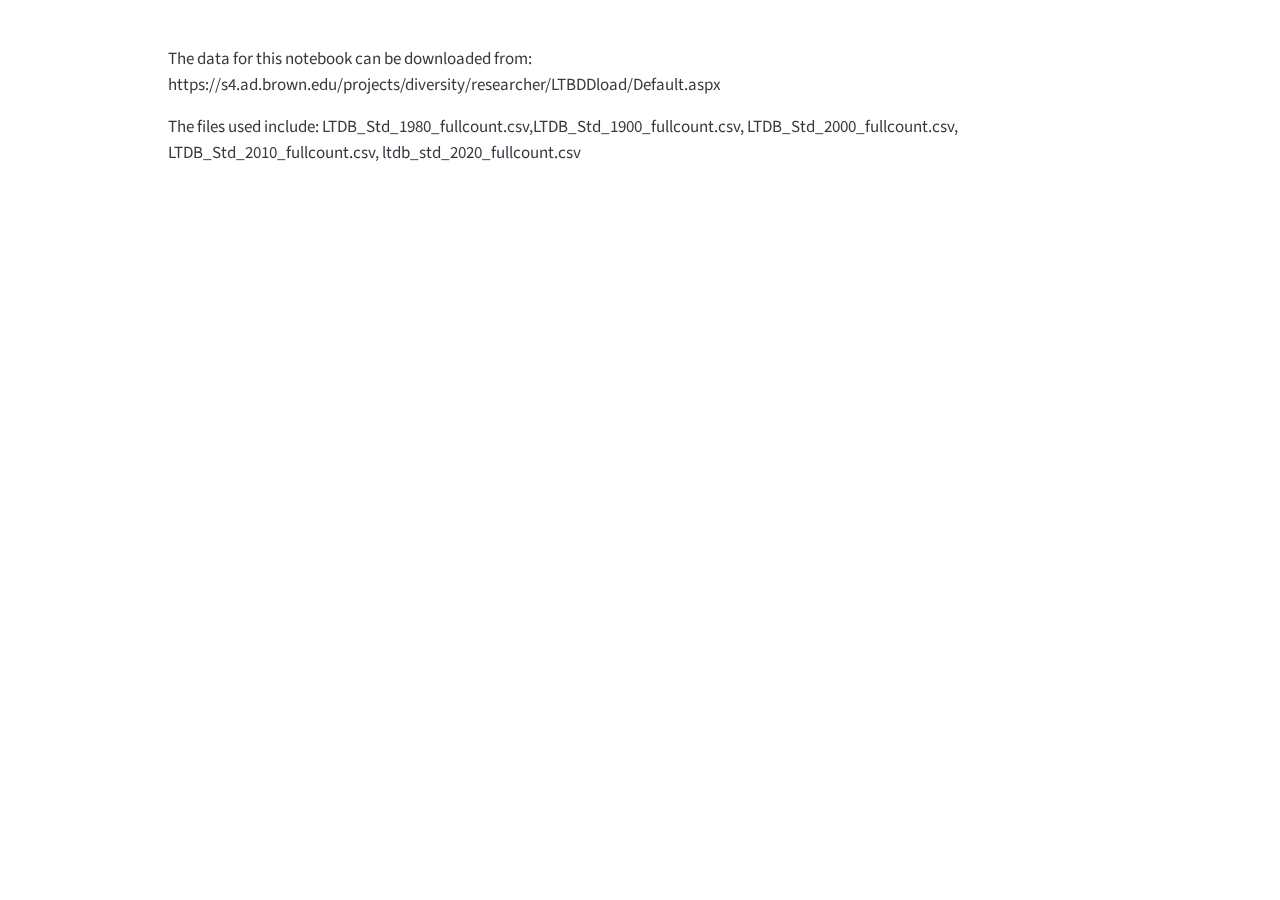
<file: docs/data/data availability.html>
<!DOCTYPE html>
<html xmlns="http://www.w3.org/1999/xhtml" lang="en" xml:lang="en"><head>

<meta charset="utf-8">
<meta name="generator" content="quarto-1.6.42">

<meta name="viewport" content="width=device-width, initial-scale=1.0, user-scalable=yes">


<title>data-availability – Sequence Paper</title>
<style>
code{white-space: pre-wrap;}
span.smallcaps{font-variant: small-caps;}
div.columns{display: flex; gap: min(4vw, 1.5em);}
div.column{flex: auto; overflow-x: auto;}
div.hanging-indent{margin-left: 1.5em; text-indent: -1.5em;}
ul.task-list{list-style: none;}
ul.task-list li input[type="checkbox"] {
  width: 0.8em;
  margin: 0 0.8em 0.2em -1em; /* quarto-specific, see https://github.com/quarto-dev/quarto-cli/issues/4556 */ 
  vertical-align: middle;
}
</style>


<script src="../site_libs/quarto-nav/quarto-nav.js"></script>
<script src="../site_libs/clipboard/clipboard.min.js"></script>
<script src="../site_libs/quarto-search/autocomplete.umd.js"></script>
<script src="../site_libs/quarto-search/fuse.min.js"></script>
<script src="../site_libs/quarto-search/quarto-search.js"></script>
<meta name="quarto:offset" content="../">
<script src="../site_libs/quarto-html/quarto.js"></script>
<script src="../site_libs/quarto-html/popper.min.js"></script>
<script src="../site_libs/quarto-html/tippy.umd.min.js"></script>
<script src="../site_libs/quarto-html/anchor.min.js"></script>
<link href="../site_libs/quarto-html/tippy.css" rel="stylesheet">
<link href="../site_libs/quarto-html/quarto-syntax-highlighting-e1c12465fe4da54203db0dff58a47ccd.css" rel="stylesheet" id="quarto-text-highlighting-styles">
<script src="../site_libs/bootstrap/bootstrap.min.js"></script>
<link href="../site_libs/bootstrap/bootstrap-icons.css" rel="stylesheet">
<link href="../site_libs/bootstrap/bootstrap-ddfca69207cd561bea0e3e5452256ab8.min.css" rel="stylesheet" append-hash="true" id="quarto-bootstrap" data-mode="light">
<script id="quarto-search-options" type="application/json">{
  "location": "sidebar",
  "copy-button": false,
  "collapse-after": 3,
  "panel-placement": "start",
  "type": "textbox",
  "limit": 50,
  "keyboard-shortcut": [
    "f",
    "/",
    "s"
  ],
  "show-item-context": false,
  "language": {
    "search-no-results-text": "No results",
    "search-matching-documents-text": "matching documents",
    "search-copy-link-title": "Copy link to search",
    "search-hide-matches-text": "Hide additional matches",
    "search-more-match-text": "more match in this document",
    "search-more-matches-text": "more matches in this document",
    "search-clear-button-title": "Clear",
    "search-text-placeholder": "",
    "search-detached-cancel-button-title": "Cancel",
    "search-submit-button-title": "Submit",
    "search-label": "Search"
  }
}</script>


<link rel="stylesheet" href="../styles.css">
</head>

<body>

<div id="quarto-search-results"></div>
<!-- content -->
<div id="quarto-content" class="quarto-container page-columns page-rows-contents page-layout-article">
<!-- sidebar -->
<!-- margin-sidebar -->
    <div id="quarto-margin-sidebar" class="sidebar margin-sidebar zindex-bottom">
        
    </div>
<!-- main -->
<main class="content" id="quarto-document-content"><header id="title-block-header" class="quarto-title-block"></header>




<p>The data for this notebook can be downloaded from: https://s4.ad.brown.edu/projects/diversity/researcher/LTBDDload/Default.aspx</p>
<p>The files used include: LTDB_Std_1980_fullcount.csv,LTDB_Std_1900_fullcount.csv, LTDB_Std_2000_fullcount.csv, LTDB_Std_2010_fullcount.csv, ltdb_std_2020_fullcount.csv</p>



</main> <!-- /main -->
<script id="quarto-html-after-body" type="application/javascript">
window.document.addEventListener("DOMContentLoaded", function (event) {
  const toggleBodyColorMode = (bsSheetEl) => {
    const mode = bsSheetEl.getAttribute("data-mode");
    const bodyEl = window.document.querySelector("body");
    if (mode === "dark") {
      bodyEl.classList.add("quarto-dark");
      bodyEl.classList.remove("quarto-light");
    } else {
      bodyEl.classList.add("quarto-light");
      bodyEl.classList.remove("quarto-dark");
    }
  }
  const toggleBodyColorPrimary = () => {
    const bsSheetEl = window.document.querySelector("link#quarto-bootstrap");
    if (bsSheetEl) {
      toggleBodyColorMode(bsSheetEl);
    }
  }
  toggleBodyColorPrimary();  
  const icon = "";
  const anchorJS = new window.AnchorJS();
  anchorJS.options = {
    placement: 'right',
    icon: icon
  };
  anchorJS.add('.anchored');
  const isCodeAnnotation = (el) => {
    for (const clz of el.classList) {
      if (clz.startsWith('code-annotation-')) {                     
        return true;
      }
    }
    return false;
  }
  const onCopySuccess = function(e) {
    // button target
    const button = e.trigger;
    // don't keep focus
    button.blur();
    // flash "checked"
    button.classList.add('code-copy-button-checked');
    var currentTitle = button.getAttribute("title");
    button.setAttribute("title", "Copied!");
    let tooltip;
    if (window.bootstrap) {
      button.setAttribute("data-bs-toggle", "tooltip");
      button.setAttribute("data-bs-placement", "left");
      button.setAttribute("data-bs-title", "Copied!");
      tooltip = new bootstrap.Tooltip(button, 
        { trigger: "manual", 
          customClass: "code-copy-button-tooltip",
          offset: [0, -8]});
      tooltip.show();    
    }
    setTimeout(function() {
      if (tooltip) {
        tooltip.hide();
        button.removeAttribute("data-bs-title");
        button.removeAttribute("data-bs-toggle");
        button.removeAttribute("data-bs-placement");
      }
      button.setAttribute("title", currentTitle);
      button.classList.remove('code-copy-button-checked');
    }, 1000);
    // clear code selection
    e.clearSelection();
  }
  const getTextToCopy = function(trigger) {
      const codeEl = trigger.previousElementSibling.cloneNode(true);
      for (const childEl of codeEl.children) {
        if (isCodeAnnotation(childEl)) {
          childEl.remove();
        }
      }
      return codeEl.innerText;
  }
  const clipboard = new window.ClipboardJS('.code-copy-button:not([data-in-quarto-modal])', {
    text: getTextToCopy
  });
  clipboard.on('success', onCopySuccess);
  if (window.document.getElementById('quarto-embedded-source-code-modal')) {
    const clipboardModal = new window.ClipboardJS('.code-copy-button[data-in-quarto-modal]', {
      text: getTextToCopy,
      container: window.document.getElementById('quarto-embedded-source-code-modal')
    });
    clipboardModal.on('success', onCopySuccess);
  }
    var localhostRegex = new RegExp(/^(?:http|https):\/\/localhost\:?[0-9]*\//);
    var mailtoRegex = new RegExp(/^mailto:/);
      var filterRegex = new RegExp('/' + window.location.host + '/');
    var isInternal = (href) => {
        return filterRegex.test(href) || localhostRegex.test(href) || mailtoRegex.test(href);
    }
    // Inspect non-navigation links and adorn them if external
 	var links = window.document.querySelectorAll('a[href]:not(.nav-link):not(.navbar-brand):not(.toc-action):not(.sidebar-link):not(.sidebar-item-toggle):not(.pagination-link):not(.no-external):not([aria-hidden]):not(.dropdown-item):not(.quarto-navigation-tool):not(.about-link)');
    for (var i=0; i<links.length; i++) {
      const link = links[i];
      if (!isInternal(link.href)) {
        // undo the damage that might have been done by quarto-nav.js in the case of
        // links that we want to consider external
        if (link.dataset.originalHref !== undefined) {
          link.href = link.dataset.originalHref;
        }
      }
    }
  function tippyHover(el, contentFn, onTriggerFn, onUntriggerFn) {
    const config = {
      allowHTML: true,
      maxWidth: 500,
      delay: 100,
      arrow: false,
      appendTo: function(el) {
          return el.parentElement;
      },
      interactive: true,
      interactiveBorder: 10,
      theme: 'quarto',
      placement: 'bottom-start',
    };
    if (contentFn) {
      config.content = contentFn;
    }
    if (onTriggerFn) {
      config.onTrigger = onTriggerFn;
    }
    if (onUntriggerFn) {
      config.onUntrigger = onUntriggerFn;
    }
    window.tippy(el, config); 
  }
  const noterefs = window.document.querySelectorAll('a[role="doc-noteref"]');
  for (var i=0; i<noterefs.length; i++) {
    const ref = noterefs[i];
    tippyHover(ref, function() {
      // use id or data attribute instead here
      let href = ref.getAttribute('data-footnote-href') || ref.getAttribute('href');
      try { href = new URL(href).hash; } catch {}
      const id = href.replace(/^#\/?/, "");
      const note = window.document.getElementById(id);
      if (note) {
        return note.innerHTML;
      } else {
        return "";
      }
    });
  }
  const xrefs = window.document.querySelectorAll('a.quarto-xref');
  const processXRef = (id, note) => {
    // Strip column container classes
    const stripColumnClz = (el) => {
      el.classList.remove("page-full", "page-columns");
      if (el.children) {
        for (const child of el.children) {
          stripColumnClz(child);
        }
      }
    }
    stripColumnClz(note)
    if (id === null || id.startsWith('sec-')) {
      // Special case sections, only their first couple elements
      const container = document.createElement("div");
      if (note.children && note.children.length > 2) {
        container.appendChild(note.children[0].cloneNode(true));
        for (let i = 1; i < note.children.length; i++) {
          const child = note.children[i];
          if (child.tagName === "P" && child.innerText === "") {
            continue;
          } else {
            container.appendChild(child.cloneNode(true));
            break;
          }
        }
        if (window.Quarto?.typesetMath) {
          window.Quarto.typesetMath(container);
        }
        return container.innerHTML
      } else {
        if (window.Quarto?.typesetMath) {
          window.Quarto.typesetMath(note);
        }
        return note.innerHTML;
      }
    } else {
      // Remove any anchor links if they are present
      const anchorLink = note.querySelector('a.anchorjs-link');
      if (anchorLink) {
        anchorLink.remove();
      }
      if (window.Quarto?.typesetMath) {
        window.Quarto.typesetMath(note);
      }
      if (note.classList.contains("callout")) {
        return note.outerHTML;
      } else {
        return note.innerHTML;
      }
    }
  }
  for (var i=0; i<xrefs.length; i++) {
    const xref = xrefs[i];
    tippyHover(xref, undefined, function(instance) {
      instance.disable();
      let url = xref.getAttribute('href');
      let hash = undefined; 
      if (url.startsWith('#')) {
        hash = url;
      } else {
        try { hash = new URL(url).hash; } catch {}
      }
      if (hash) {
        const id = hash.replace(/^#\/?/, "");
        const note = window.document.getElementById(id);
        if (note !== null) {
          try {
            const html = processXRef(id, note.cloneNode(true));
            instance.setContent(html);
          } finally {
            instance.enable();
            instance.show();
          }
        } else {
          // See if we can fetch this
          fetch(url.split('#')[0])
          .then(res => res.text())
          .then(html => {
            const parser = new DOMParser();
            const htmlDoc = parser.parseFromString(html, "text/html");
            const note = htmlDoc.getElementById(id);
            if (note !== null) {
              const html = processXRef(id, note);
              instance.setContent(html);
            } 
          }).finally(() => {
            instance.enable();
            instance.show();
          });
        }
      } else {
        // See if we can fetch a full url (with no hash to target)
        // This is a special case and we should probably do some content thinning / targeting
        fetch(url)
        .then(res => res.text())
        .then(html => {
          const parser = new DOMParser();
          const htmlDoc = parser.parseFromString(html, "text/html");
          const note = htmlDoc.querySelector('main.content');
          if (note !== null) {
            // This should only happen for chapter cross references
            // (since there is no id in the URL)
            // remove the first header
            if (note.children.length > 0 && note.children[0].tagName === "HEADER") {
              note.children[0].remove();
            }
            const html = processXRef(null, note);
            instance.setContent(html);
          } 
        }).finally(() => {
          instance.enable();
          instance.show();
        });
      }
    }, function(instance) {
    });
  }
      let selectedAnnoteEl;
      const selectorForAnnotation = ( cell, annotation) => {
        let cellAttr = 'data-code-cell="' + cell + '"';
        let lineAttr = 'data-code-annotation="' +  annotation + '"';
        const selector = 'span[' + cellAttr + '][' + lineAttr + ']';
        return selector;
      }
      const selectCodeLines = (annoteEl) => {
        const doc = window.document;
        const targetCell = annoteEl.getAttribute("data-target-cell");
        const targetAnnotation = annoteEl.getAttribute("data-target-annotation");
        const annoteSpan = window.document.querySelector(selectorForAnnotation(targetCell, targetAnnotation));
        const lines = annoteSpan.getAttribute("data-code-lines").split(",");
        const lineIds = lines.map((line) => {
          return targetCell + "-" + line;
        })
        let top = null;
        let height = null;
        let parent = null;
        if (lineIds.length > 0) {
            //compute the position of the single el (top and bottom and make a div)
            const el = window.document.getElementById(lineIds[0]);
            top = el.offsetTop;
            height = el.offsetHeight;
            parent = el.parentElement.parentElement;
          if (lineIds.length > 1) {
            const lastEl = window.document.getElementById(lineIds[lineIds.length - 1]);
            const bottom = lastEl.offsetTop + lastEl.offsetHeight;
            height = bottom - top;
          }
          if (top !== null && height !== null && parent !== null) {
            // cook up a div (if necessary) and position it 
            let div = window.document.getElementById("code-annotation-line-highlight");
            if (div === null) {
              div = window.document.createElement("div");
              div.setAttribute("id", "code-annotation-line-highlight");
              div.style.position = 'absolute';
              parent.appendChild(div);
            }
            div.style.top = top - 2 + "px";
            div.style.height = height + 4 + "px";
            div.style.left = 0;
            let gutterDiv = window.document.getElementById("code-annotation-line-highlight-gutter");
            if (gutterDiv === null) {
              gutterDiv = window.document.createElement("div");
              gutterDiv.setAttribute("id", "code-annotation-line-highlight-gutter");
              gutterDiv.style.position = 'absolute';
              const codeCell = window.document.getElementById(targetCell);
              const gutter = codeCell.querySelector('.code-annotation-gutter');
              gutter.appendChild(gutterDiv);
            }
            gutterDiv.style.top = top - 2 + "px";
            gutterDiv.style.height = height + 4 + "px";
          }
          selectedAnnoteEl = annoteEl;
        }
      };
      const unselectCodeLines = () => {
        const elementsIds = ["code-annotation-line-highlight", "code-annotation-line-highlight-gutter"];
        elementsIds.forEach((elId) => {
          const div = window.document.getElementById(elId);
          if (div) {
            div.remove();
          }
        });
        selectedAnnoteEl = undefined;
      };
        // Handle positioning of the toggle
    window.addEventListener(
      "resize",
      throttle(() => {
        elRect = undefined;
        if (selectedAnnoteEl) {
          selectCodeLines(selectedAnnoteEl);
        }
      }, 10)
    );
    function throttle(fn, ms) {
    let throttle = false;
    let timer;
      return (...args) => {
        if(!throttle) { // first call gets through
            fn.apply(this, args);
            throttle = true;
        } else { // all the others get throttled
            if(timer) clearTimeout(timer); // cancel #2
            timer = setTimeout(() => {
              fn.apply(this, args);
              timer = throttle = false;
            }, ms);
        }
      };
    }
      // Attach click handler to the DT
      const annoteDls = window.document.querySelectorAll('dt[data-target-cell]');
      for (const annoteDlNode of annoteDls) {
        annoteDlNode.addEventListener('click', (event) => {
          const clickedEl = event.target;
          if (clickedEl !== selectedAnnoteEl) {
            unselectCodeLines();
            const activeEl = window.document.querySelector('dt[data-target-cell].code-annotation-active');
            if (activeEl) {
              activeEl.classList.remove('code-annotation-active');
            }
            selectCodeLines(clickedEl);
            clickedEl.classList.add('code-annotation-active');
          } else {
            // Unselect the line
            unselectCodeLines();
            clickedEl.classList.remove('code-annotation-active');
          }
        });
      }
  const findCites = (el) => {
    const parentEl = el.parentElement;
    if (parentEl) {
      const cites = parentEl.dataset.cites;
      if (cites) {
        return {
          el,
          cites: cites.split(' ')
        };
      } else {
        return findCites(el.parentElement)
      }
    } else {
      return undefined;
    }
  };
  var bibliorefs = window.document.querySelectorAll('a[role="doc-biblioref"]');
  for (var i=0; i<bibliorefs.length; i++) {
    const ref = bibliorefs[i];
    const citeInfo = findCites(ref);
    if (citeInfo) {
      tippyHover(citeInfo.el, function() {
        var popup = window.document.createElement('div');
        citeInfo.cites.forEach(function(cite) {
          var citeDiv = window.document.createElement('div');
          citeDiv.classList.add('hanging-indent');
          citeDiv.classList.add('csl-entry');
          var biblioDiv = window.document.getElementById('ref-' + cite);
          if (biblioDiv) {
            citeDiv.innerHTML = biblioDiv.innerHTML;
          }
          popup.appendChild(citeDiv);
        });
        return popup.innerHTML;
      });
    }
  }
});
</script>
</div> <!-- /content -->




</body></html>
</file>
<file: docs/site_libs/quarto-html/tippy.css>
.tippy-box[data-animation=fade][data-state=hidden]{opacity:0}[data-tippy-root]{max-width:calc(100vw - 10px)}.tippy-box{position:relative;background-color:#333;color:#fff;border-radius:4px;font-size:14px;line-height:1.4;white-space:normal;outline:0;transition-property:transform,visibility,opacity}.tippy-box[data-placement^=top]>.tippy-arrow{bottom:0}.tippy-box[data-placement^=top]>.tippy-arrow:before{bottom:-7px;left:0;border-width:8px 8px 0;border-top-color:initial;transform-origin:center top}.tippy-box[data-placement^=bottom]>.tippy-arrow{top:0}.tippy-box[data-placement^=bottom]>.tippy-arrow:before{top:-7px;left:0;border-width:0 8px 8px;border-bottom-color:initial;transform-origin:center bottom}.tippy-box[data-placement^=left]>.tippy-arrow{right:0}.tippy-box[data-placement^=left]>.tippy-arrow:before{border-width:8px 0 8px 8px;border-left-color:initial;right:-7px;transform-origin:center left}.tippy-box[data-placement^=right]>.tippy-arrow{left:0}.tippy-box[data-placement^=right]>.tippy-arrow:before{left:-7px;border-width:8px 8px 8px 0;border-right-color:initial;transform-origin:center right}.tippy-box[data-inertia][data-state=visible]{transition-timing-function:cubic-bezier(.54,1.5,.38,1.11)}.tippy-arrow{width:16px;height:16px;color:#333}.tippy-arrow:before{content:"";position:absolute;border-color:transparent;border-style:solid}.tippy-content{position:relative;padding:5px 9px;z-index:1}
</file>
<file: docs/site_libs/quarto-html/quarto-syntax-highlighting.css>
/* quarto syntax highlight colors */
:root {
  --quarto-hl-kw-color: #859900;
  --quarto-hl-fu-color: #268bd2;
  --quarto-hl-va-color: #268bd2;
  --quarto-hl-cf-color: #859900;
  --quarto-hl-op-color: #859900;
  --quarto-hl-bu-color: #cb4b16;
  --quarto-hl-ex-color: #268bd2;
  --quarto-hl-pp-color: #cb4b16;
  --quarto-hl-at-color: #268bd2;
  --quarto-hl-ch-color: #2aa198;
  --quarto-hl-sc-color: #dc322f;
  --quarto-hl-st-color: #2aa198;
  --quarto-hl-vs-color: #2aa198;
  --quarto-hl-ss-color: #dc322f;
  --quarto-hl-im-color: #2aa198;
  --quarto-hl-dt-color: #b58900;
  --quarto-hl-dv-color: #2aa198;
  --quarto-hl-bn-color: #2aa198;
  --quarto-hl-fl-color: #2aa198;
  --quarto-hl-cn-color: #2aa198;
  --quarto-hl-co-color: #93a1a1;
  --quarto-hl-do-color: #dc322f;
  --quarto-hl-an-color: #268bd2;
  --quarto-hl-cv-color: #2aa198;
  --quarto-hl-re-color: #268bd2;
  --quarto-hl-in-color: #b58900;
  --quarto-hl-wa-color: #cb4b16;
  --quarto-hl-al-color: #d33682;
  --quarto-hl-er-color: #dc322f;
}

/* other quarto variables */
:root {
  --quarto-font-monospace: SFMono-Regular, Menlo, Monaco, Consolas, "Liberation Mono", "Courier New", monospace;
}

pre > code.sourceCode > span {
  color: #657b83;
  font-style: inherit;
}

code span {
  color: #657b83;
  font-style: inherit;
}

code.sourceCode > span {
  color: #657b83;
  font-style: inherit;
}

div.sourceCode,
div.sourceCode pre.sourceCode {
  color: #657b83;
  font-style: inherit;
}

code span.kw {
  color: #859900;
  font-weight: bold;
}

code span.fu {
  color: #268bd2;
}

code span.va {
  color: #268bd2;
}

code span.cf {
  color: #859900;
  font-weight: bold;
}

code span.op {
  color: #859900;
}

code span.bu {
  color: #cb4b16;
}

code span.ex {
  color: #268bd2;
  font-weight: bold;
}

code span.pp {
  color: #cb4b16;
}

code span.at {
  color: #268bd2;
}

code span.ch {
  color: #2aa198;
}

code span.sc {
  color: #dc322f;
}

code span.st {
  color: #2aa198;
}

code span.vs {
  color: #2aa198;
}

code span.ss {
  color: #dc322f;
}

code span.im {
  color: #2aa198;
}

code span.dt {
  color: #b58900;
  font-weight: bold;
}

code span.dv {
  color: #2aa198;
}

code span.bn {
  color: #2aa198;
}

code span.fl {
  color: #2aa198;
}

code span.cn {
  color: #2aa198;
  font-weight: bold;
}

code span.co {
  color: #93a1a1;
  font-style: italic;
}

code span.do {
  color: #dc322f;
}

code span.an {
  color: #268bd2;
}

code span.cv {
  color: #2aa198;
}

code span.re {
  color: #268bd2;
  background-color: #eee8d5;
}

code span.in {
  color: #b58900;
}

code span.wa {
  color: #cb4b16;
}

code span.al {
  color: #d33682;
  font-weight: bold;
}

code span.er {
  color: #dc322f;
  text-decoration: underline;
}

.prevent-inlining {
  content: "</";
}

/*# sourceMappingURL=debc5d5d77c3f9108843748ff7464032.css.map */
</file>
<file: docs/styles.css>
.toc-sidebar {
  display: none;
}
</file>
<file: docs/site_libs/quarto-html/quarto-syntax-highlighting-e1c12465fe4da54203db0dff58a47ccd.css>
/* quarto syntax highlight colors */
:root {
  --quarto-hl-kw-color: #859900;
  --quarto-hl-fu-color: #268bd2;
  --quarto-hl-va-color: #268bd2;
  --quarto-hl-cf-color: #859900;
  --quarto-hl-op-color: #859900;
  --quarto-hl-bu-color: #cb4b16;
  --quarto-hl-ex-color: #268bd2;
  --quarto-hl-pp-color: #cb4b16;
  --quarto-hl-at-color: #268bd2;
  --quarto-hl-ch-color: #2aa198;
  --quarto-hl-sc-color: #dc322f;
  --quarto-hl-st-color: #2aa198;
  --quarto-hl-vs-color: #2aa198;
  --quarto-hl-ss-color: #dc322f;
  --quarto-hl-im-color: #2aa198;
  --quarto-hl-dt-color: #b58900;
  --quarto-hl-dv-color: #2aa198;
  --quarto-hl-bn-color: #2aa198;
  --quarto-hl-fl-color: #2aa198;
  --quarto-hl-cn-color: #2aa198;
  --quarto-hl-co-color: #93a1a1;
  --quarto-hl-do-color: #dc322f;
  --quarto-hl-an-color: #268bd2;
  --quarto-hl-cv-color: #2aa198;
  --quarto-hl-re-color: #268bd2;
  --quarto-hl-in-color: #b58900;
  --quarto-hl-wa-color: #cb4b16;
  --quarto-hl-al-color: #d33682;
  --quarto-hl-er-color: #dc322f;
}

/* other quarto variables */
:root {
  --quarto-font-monospace: SFMono-Regular, Menlo, Monaco, Consolas, "Liberation Mono", "Courier New", monospace;
}

pre > code.sourceCode > span {
  color: #657b83;
  font-style: inherit;
}

code span {
  color: #657b83;
  font-style: inherit;
}

code.sourceCode > span {
  color: #657b83;
  font-style: inherit;
}

div.sourceCode,
div.sourceCode pre.sourceCode {
  color: #657b83;
  font-style: inherit;
}

code span.kw {
  color: #859900;
  font-weight: bold;
}

code span.fu {
  color: #268bd2;
}

code span.va {
  color: #268bd2;
}

code span.cf {
  color: #859900;
  font-weight: bold;
}

code span.op {
  color: #859900;
}

code span.bu {
  color: #cb4b16;
}

code span.ex {
  color: #268bd2;
  font-weight: bold;
}

code span.pp {
  color: #cb4b16;
}

code span.at {
  color: #268bd2;
}

code span.ch {
  color: #2aa198;
}

code span.sc {
  color: #dc322f;
}

code span.st {
  color: #2aa198;
}

code span.vs {
  color: #2aa198;
}

code span.ss {
  color: #dc322f;
}

code span.im {
  color: #2aa198;
}

code span.dt {
  color: #b58900;
  font-weight: bold;
}

code span.dv {
  color: #2aa198;
}

code span.bn {
  color: #2aa198;
}

code span.fl {
  color: #2aa198;
}

code span.cn {
  color: #2aa198;
  font-weight: bold;
}

code span.co {
  color: #93a1a1;
  font-style: italic;
}

code span.do {
  color: #dc322f;
}

code span.an {
  color: #268bd2;
}

code span.cv {
  color: #2aa198;
}

code span.re {
  color: #268bd2;
  background-color: #eee8d5;
}

code span.in {
  color: #b58900;
}

code span.wa {
  color: #cb4b16;
}

code span.al {
  color: #d33682;
  font-weight: bold;
}

code span.er {
  color: #dc322f;
  text-decoration: underline;
}

.prevent-inlining {
  content: "</";
}

/*# sourceMappingURL=50e062429841fdb93c4f7ec681116903.css.map */
</file>
